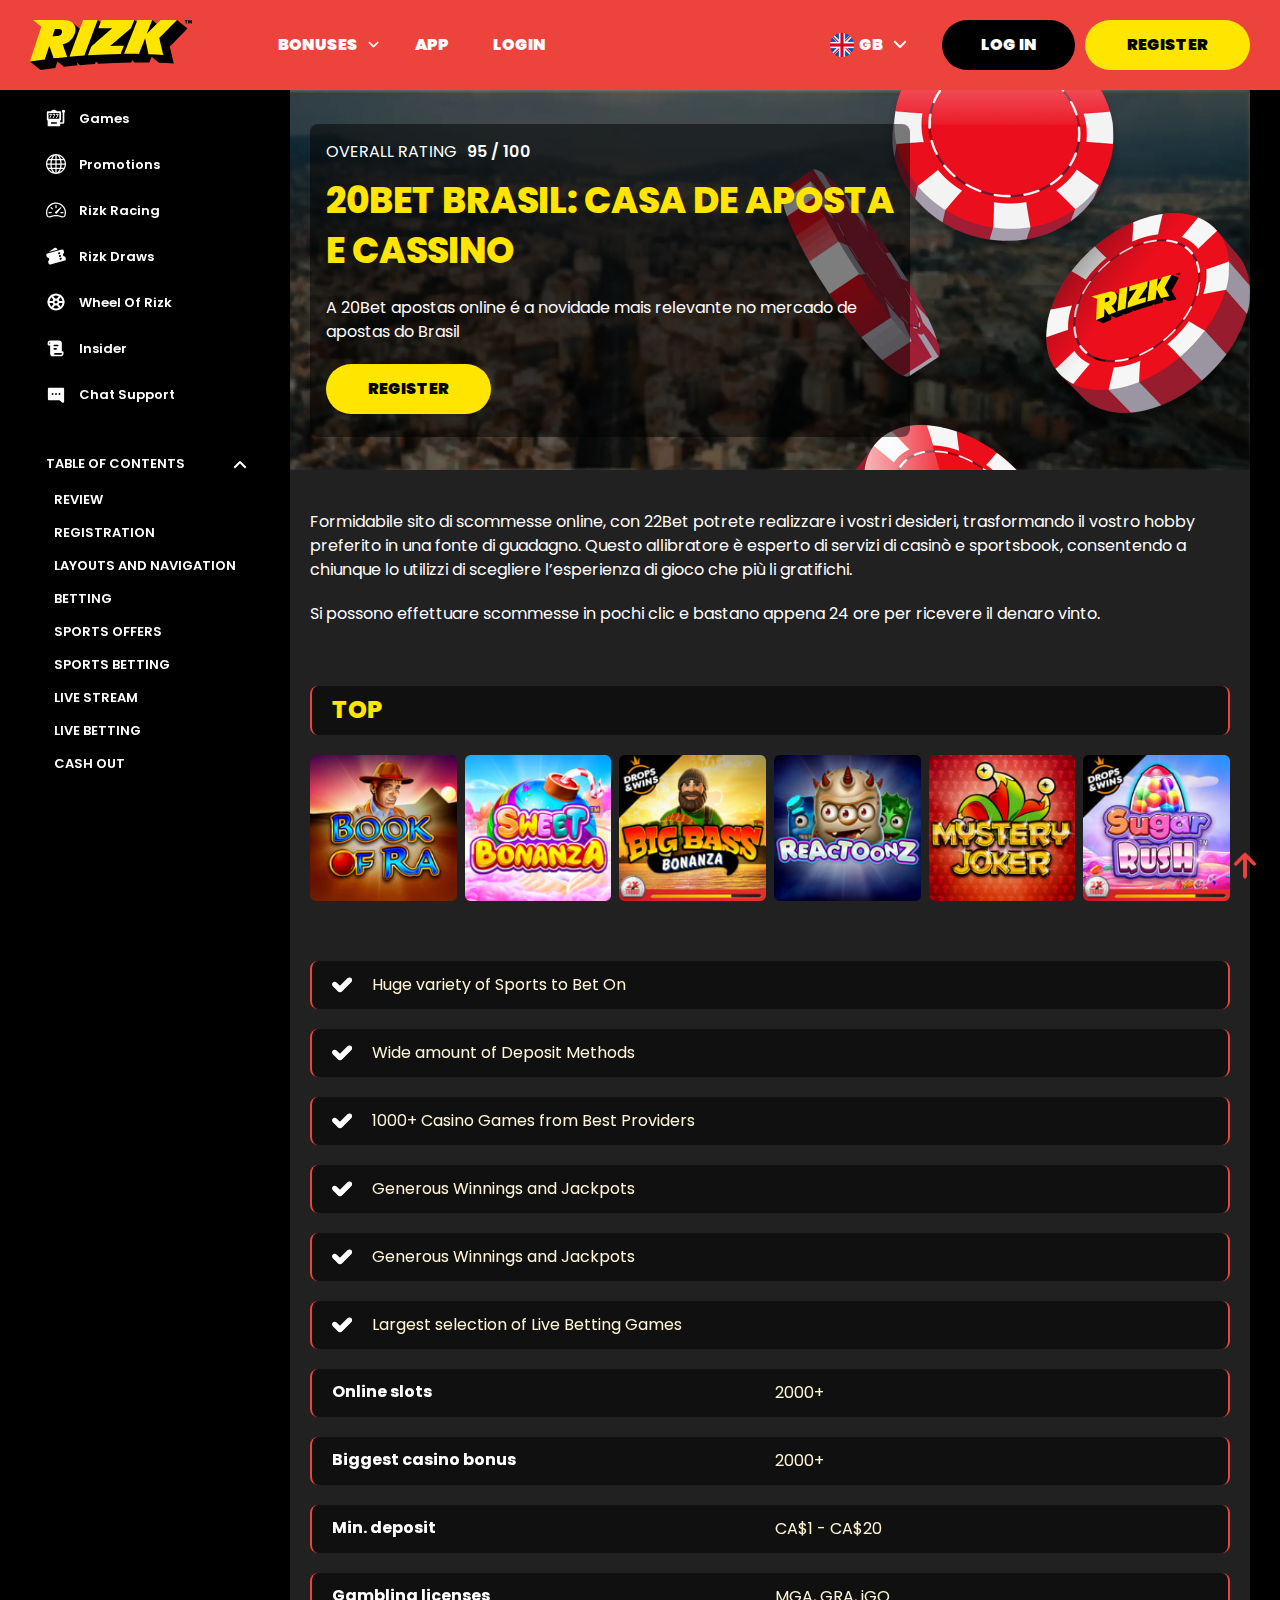
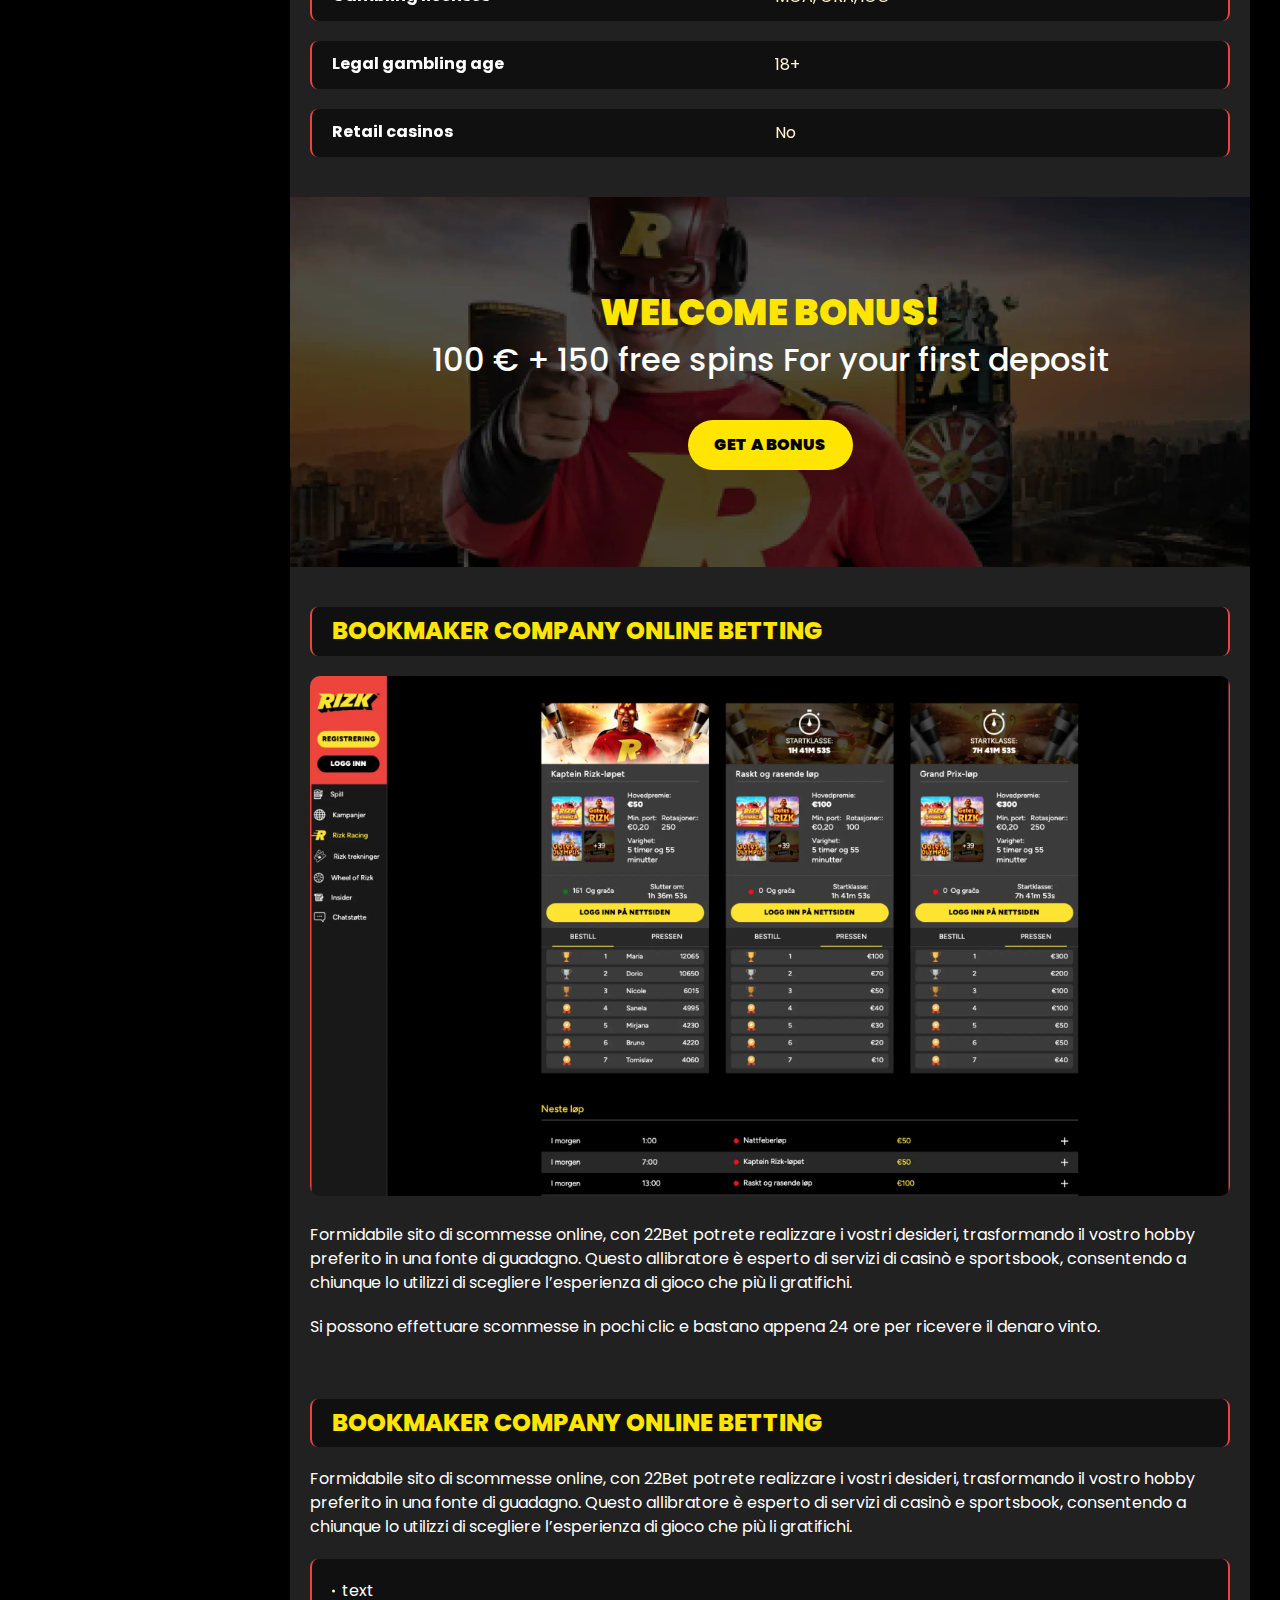
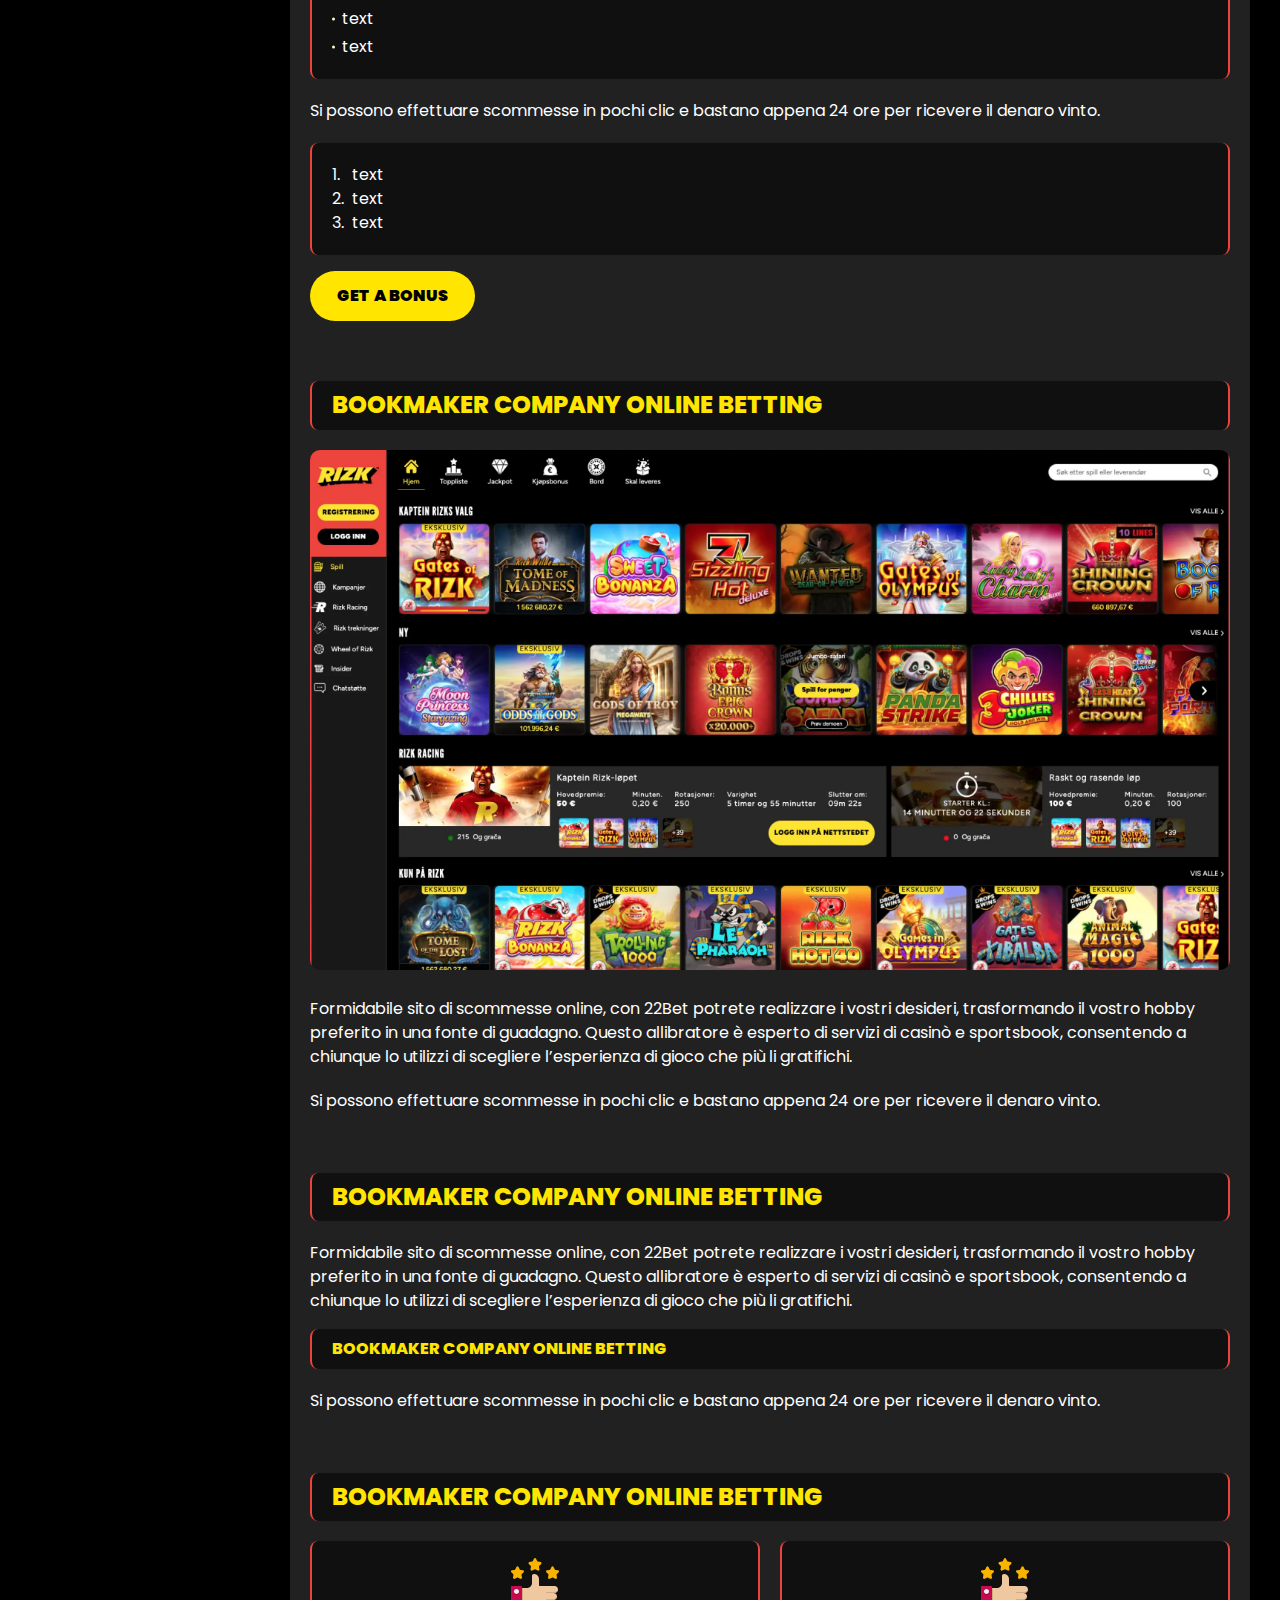
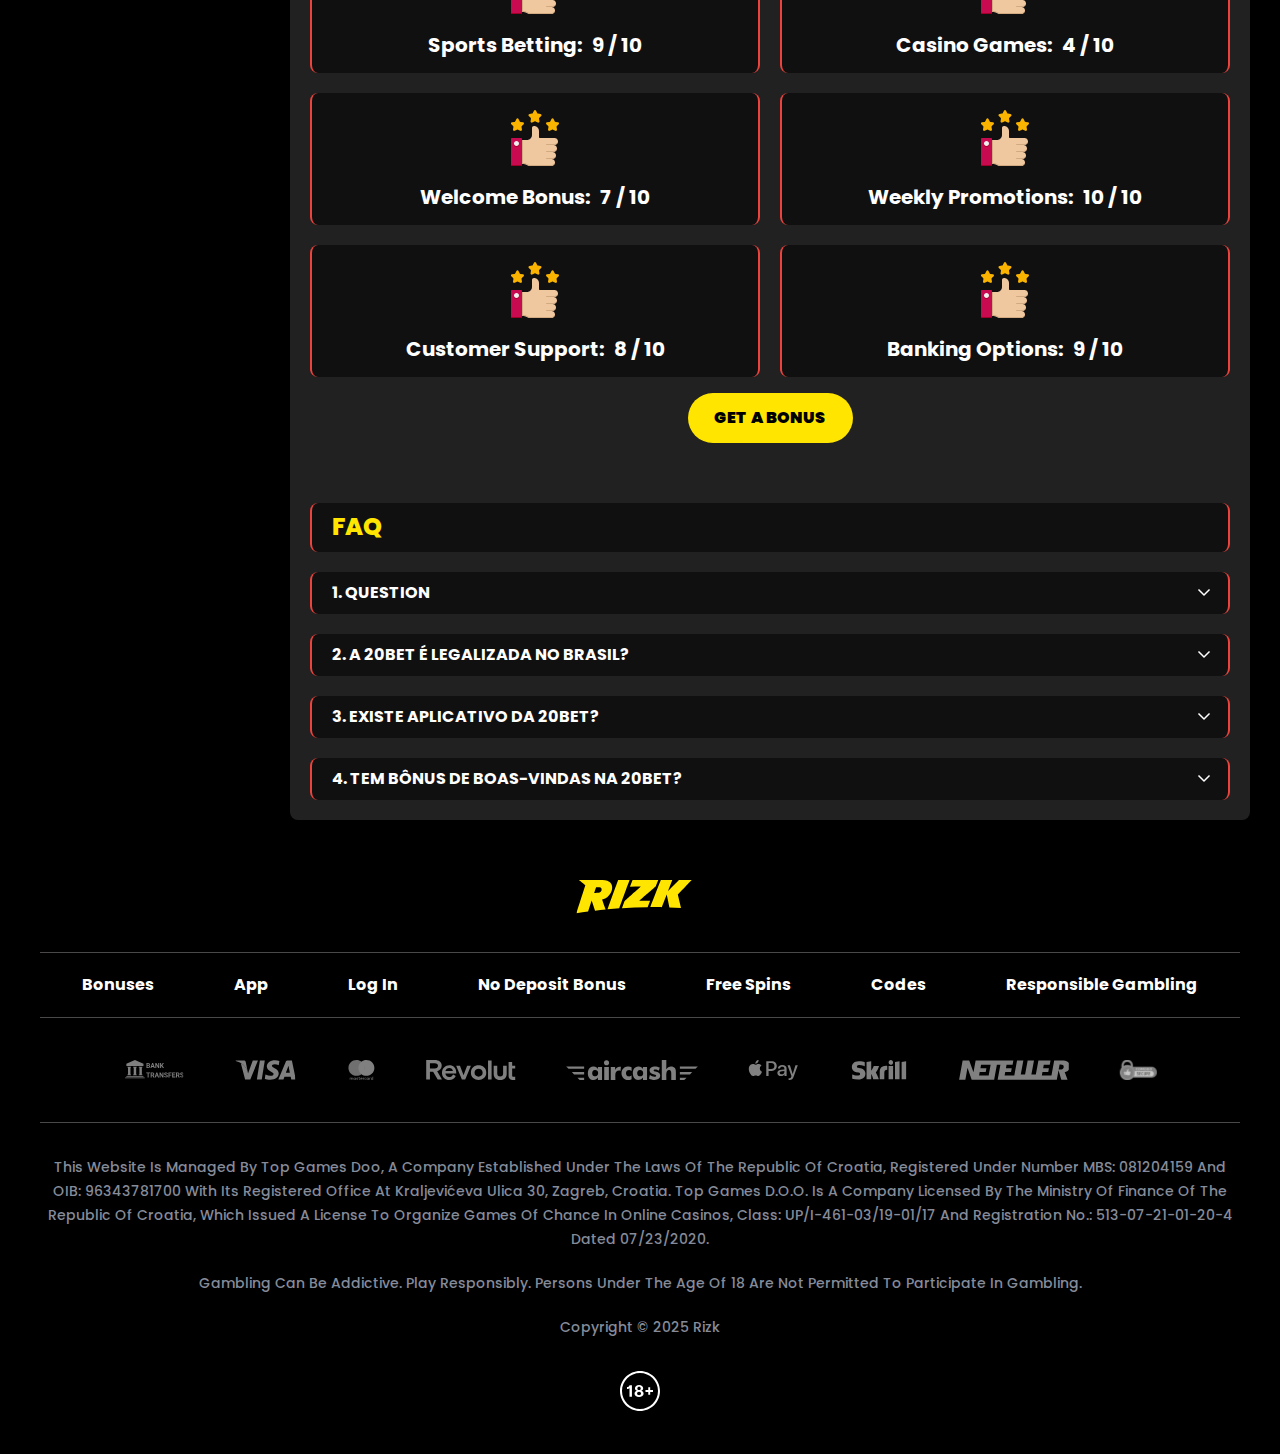
<file: index.html>
<!DOCTYPE html>
<html lang="en">
  <head>
    <meta charset="UTF-8" />

    <meta name="viewport" content="width=device-width, initial-scale=1.0, maximum-scale=1.0">

    <title>20Bet Brasil: Casa de Aposta 
e Cassino</title>
    <meta name="description" content />
    <meta property="og:site_name" content />
    <meta property="og:title" content />
    <meta property="og:type" content="website" />
    <meta property="og:url" content />
    <meta property="og:image" content />
    <meta property="og:image:alt" content />
    <meta property="og:locale" content="en" />
    <meta property="og:description" content />
    <link rel="preconnect" href="https://fonts.googleapis.com" />
    <link rel="preconnect" href="https://fonts.gstatic.com" crossorigin />
   <link href="https://fonts.googleapis.com/css2?family=Poppins:wght@300;400;500;600;700;800;900&display=swap" rel="stylesheet">

    <link rel="stylesheet" href="./css/reset.css" />
    <link rel="stylesheet" href="./css/main.css" />
    <link rel="stylesheet" href="./css/media.css" />
    <link rel="icon" href="./images/favicon.png" type="image/x-icon" />
    <script
      src="https://code.jquery.com/jquery-3.6.1.min.js"
      integrity="sha256-o88AwQnZB+VDvE9tvIXrMQaPlFFSUTR+nldQm1LuPXQ="
      crossorigin="anonymous"
    ></script>
  </head>
  <body>
    <header class="header">
      <section class="content header__content">
        <a href="./index.html" class="logo header__logo"
          ><img src="./images/header/logo.svg" alt="logo" title
        /></a>
        <button class="header__btn-menu">
          <svg
            width="16px"
            height="16px"
            viewBox="0 0 16 16"
            xmlns="http://www.w3.org/2000/svg"
          >
            <rect y="0" width="16" height="3" rx="1.5"></rect>
            <rect y="6.5" width="16" height="3" rx="1.5"></rect>
            <rect y="13" width="16" height="3" rx="1.5"></rect>
          </svg>
        </button>

        <nav class="menu header__menu">
          <ul class="header__menu-list">
            <li class="">
              <div class="header__menu-wrapper">
                <div class="js-button-expander js-button-expander--menu" >
                <a href="./bonus.html" >
                <span>Bonuses</span>
              </a>
              </div>
              <div class="header__menu-wrap js-expand-content js-expand-content--menu">
                <ul >
                  <li>
                    <a href="./deposit.html">
                    <span>No Deposit Bonus</span>
                  </a></li>
                  <li><a href="./spins.html">
                    <span>free spins</span>
                  </a>
                </li>
                  <li><a href="./codes.html">
                    <span>Codes</span>
                  </a>
                </li>
                </ul>
              </div>
              </div>
               <a href="./bonus.html" class="header__menu-item">
                <span>Bonuses</span>
              </a>
            </li>
            <li>
              <a href="./app.html">
                <span>App</span>
              </a>
            </li>
             <li>
              <a href="./login.html">
                <span>Login</span>
              </a>
            </li>
            
            </li>
             <li>
                    <a href="./deposit.html">
                    <span>No Deposit Bonus</span>
                  </a></li>
                   <li><a href="./spins.html">
                    <span>free spins</span>
                  </a>
                </li>
                  <li><a href="./codes.html">
                    <span>Codes</span>
                  </a>
                </li>
          </ul>
          <div class="header__button header__button-menu">
            <a href="#" class="button button__login-menu">log in</a>
            <a href="#" class="button button__menu">register</a>
          </div>
        </nav>

          <div class="header__language">
                <div class="header__flag-wrap">
                  <a class="header__country" href="#">
                    <span><img src="./images/flag.png" alt=" Flag" title /></span>
                    <span>gb</span>
                  </a>
                </div>
                <div class="header__flag-menu">
                  <ul>
                    <li>
                     
                    </li>
                    <li>
                      <a href="#" class="header__flag-link">
                        <span>
                          <img src="./images/flag-no.png" alt="flag" title />
                        </span>
                        <span>no</span>
                      </a>
                    </li>
                    <li>
                      <a href="#" class="header__flag-link">
                        <span>
                          <img src="./images/flag-de.png" alt="flag" title />
                        </span>
                        <span>de</span>
                      </a>
                    </li>
                    
                    <li>
                      <a href="#" class="header__flag-link">
                        <span>
                          <img src="./images/flag-fi.png" alt="flag" title />
                        </span>
                        <span>fi</span>
                      </a>
                    </li>
                  </ul>
                </div>
              </div>  
        <a href="#" class="button button__login">log in</a>
        <a href="#" class="button button__singup">register</a>
        
      </section>
    </header>
    <main class="main home">
      <section class="main__wrap">
        <aside class="sidebar sidebar-left">
          <div class="sidebar-left__quik">
           
            <ul class="menu__links">
              <li>
                <a href="#"
                  ><img
                    src="./images/left-menu/games.svg"
                    alt="games"
                    title
                  />games</a
                >
              </li>
              <li>
                <a href="#"
                  ><img
                    src="./images/left-menu/promotions.svg"
                    alt="promotions"
                    title
                  />promotions</a
                >
              </li>
              <li>
                <a href="#"
                  ><img
                    src="./images/left-menu/racing.svg"
                    alt="rizk Racing"
                    title
                  />rizk Racing</a
                >
              </li>
              <li>
                <a href="#"
                  ><img
                    src="./images/left-menu/draws.svg"
                    alt="Live casino"
                    title
                  />rizk Draws</a
                >
              </li>
              <li>
                <a href="#"
                  ><img
                    src="./images/left-menu/wheel.svg"
                    alt="wheel of rizk"
                    title
                  />wheel of rizk</a
                >
              </li>
              <li>
                <a href="#"
                  ><img
                    src="./images/left-menu/insider.svg"
                    alt="insider"
                    title
                  />insider</a
                >
              </li>
              <li>
                <a href="#"
                  ><img
                    src="./images/left-menu/support.svg"
                    alt="chat support"
                    title
                  />chat support</a
                >
              </li>
             
            </ul>
          </div>

          <div class="sidebar-left__review">
            <div class="menu__review-desk">Table of Contents</div>
            <ul class="menu__review">
              <li><a href="#">Review </a></li>
              <li><a href="#">Registration</a></li>
              <li><a href="#">Layouts and navigation</a></li>
              <li><a href="#"> Betting </a></li>
               <li><a href="#">Sports offers</a></li>
              <li><a href="#">Sports betting</a></li>
              <li><a href="#">Live stream</a></li>
              <li><a href="#">Live betting</a></li>
              <li><a href="#">Cash out</a></li>
             
            </ul>
          </div>
        </aside>
        <section class="content__wrapper">
          <section class="content hero">
            <div class="background">
              <img src="./images/bg-banner.webp" alt="hero" title />
              <div class="decor-background">
              <img src="./images/main/decor-bg-main.png" alt="hero" title />
            </div>
            </div>
            
            <div class="hero__wrapper">
              <div class="hero__data">
                <div
                  class="hero__rating"
                 
                >
                  <p>Overall Rating </p>
                
                  <span
                    
                  >
                    <span >95</span>
                    <span>/</span>
                    <span >100</span>
                    
                  </span>
                </div>
                 <h1 class="title general hero__title">
                  20Bet Brasil: Casa de Aposta 
e Cassino
                </h1>
<p class="hero__text">A 20Bet apostas online é a novidade mais relevante 
no mercado de apostas do Brasil</p>
                <a href="#" class="button hero__button">Register</a>
              </div>
            </div>
          </section>
          <section class="content menu-review__content">
            <div class="menu__review-desk menu__review-content">
             Table of Contents
            </div>
            <ul class="menu__review menu__review-list">
              <li><a href="#">Review </a></li>
              <li><a href="#">Registration</a></li>
              <li><a href="#">Layouts and navigation</a></li>
              <li><a href="#"> Betting </a></li>
               <li><a href="#">Sports offers</a></li>
              <li><a href="#">Sports betting</a></li>
              <li><a href="#">Live stream</a></li>
              <li><a href="#">Live betting</a></li>
              <li><a href="#">Cash out</a></li>
             
            </ul>
          </section>
          <section class="content article">
            <p>
              Formidabile sito di scommesse online, con 22Bet potrete realizzare
              i vostri desideri, trasformando il vostro hobby preferito in una
              fonte di guadagno. Questo allibratore è esperto di servizi di
              casinò e sportsbook, consentendo a chiunque lo utilizzi di
              scegliere l’esperienza di gioco che più li gratifichi.
            </p>
            <p>
              Si possono effettuare scommesse in pochi clic e bastano appena 24
              ore per ricevere il denaro vinto.
            </p>
          </section>
           <section class="content top">
            <h2 class="title high top_title">TOP</h2>
            <ul>
              <li><a href="#" ><img src="./images/main/top-card1.png" alt="card" title></a></li>
              <li><a href="#" ><img src="./images/main/top-card2.png" alt="card" title></a></li>
              <li><a href="#" ><img src="./images/main/top-card3.png" alt="card" title></a></li>
              <li><a href="#" ><img src="./images/main/top-card4.png" alt="card" title></a></li>
              <li><a href="#" ><img src="./images/main/top-card5.png" alt="card" title></a></li>
              <li><a href="#" ><img src="./images/main/top-card6.png" alt="card" title></a></li>
            </ul>
           </section>
          <section class="content features">
           
           <div class="features__content">
             <table class="features__table">
                  <tbody>
                    <tr>
                      <td>
                        <img
                          src="./images/main/features-icon.svg"
                          alt="icon"
                          title=""
                        />
                      </td>
                      <td>Huge variety of Sports to Bet On</td>
                    </tr>
                    <tr>
                      <td>
                        <img
                          src="./images/main/features-icon.svg"
                          alt="icon"
                          title=""
                        />
                      </td>
                      <td>Wide amount of Deposit Methods</td>
                    </tr>
                    <tr>
                      <td>
                        <img
                          src="./images/main/features-icon.svg"
                          alt="icon"
                          title=""
                        />
                      </td>
                      <td>1000+ Casino Games from Best Providers</td>
                    </tr>
                
                    <tr>
                      <td>
                        <img
                          src="./images/main/features-icon.svg"
                          alt="icon"
                          title
                        />
                      </td>
                      <td>Generous Winnings and Jackpots</td>
                    </tr>
                    <tr>
                      <td>
                        <img
                          src="./images/main/features-icon.svg"
                          alt="icon"
                          title
                        />
                      </td>
                      <td>Generous Winnings and Jackpots</td>
                    </tr>
                    <tr>
                      <td>
                        <img
                          src="./images/main/features-icon.svg"
                          alt="icon"
                          title
                        />
                      </td>
                      <td>Largest selection of Live Betting Games</td>
                    </tr>
                  </tbody>
                </table>
             <table class="">
                  <tbody>
                    <tr>
                      <td>Online slots</td>
                      <td>2000+</td>
                    </tr>
                    <tr>
                      <td>Biggest casino bonus</td>
                      <td>2000+</td>
                    </tr>
                    <tr>
                      <td>Min. deposit</td>
                      <td>CA$1 - CA$20</td>
                    </tr>
                 
                    <tr>
                      <td>Gambling licenses</td>
                      <td>MGA, GRA, iGO</td>
                    </tr>
                    <tr>
                      <td>Legal gambling age</td>
                      <td>18+</td>
                    </tr>
                    <tr>
                      <td>Retail casinos</td>
                      <td>No</td>
                    </tr>
                  </tbody>
                </table>
                
           </div>
          </section>
        
          <section class="content banner">
            <div class="background banner__backgroud">
              <img src="./images/main/banner-main.webp" alt="banner" title />
              
            </div>
            <div class="banner__info">
              <h2 class="title high banner__title">
                Welcome bonus!
              </h2>
              <p class="banner__subtitle">100 € + 150 free spins For your first deposit</p>
              <a href="#" class="button banner__button">get a bonus</a>
            </div>
          </section>
          <section class="content article">
            <h2 class="title high article__title">
              Bookmaker company Online betting
            </h2>
 <div class="images">
              <img src="./images/main/image1-main.webp" alt="banner" title />
            </div>
            <p>
              Formidabile sito di scommesse online, con 22Bet potrete realizzare
              i vostri desideri, trasformando il vostro hobby preferito in una
              fonte di guadagno. Questo allibratore è esperto di servizi di
              casinò e sportsbook, consentendo a chiunque lo utilizzi di
              scegliere l’esperienza di gioco che più li gratifichi.
            </p>
            <p>
              Si possono effettuare scommesse in pochi clic e bastano appena 24
              ore per ricevere il denaro vinto.
            </p>
           
          </section>
          <section class="content article article__list">
            <h2 class="title high article__title">
              Bookmaker company Online betting
            </h2>
            <p>
              Formidabile sito di scommesse online, con 22Bet potrete realizzare
              i vostri desideri, trasformando il vostro hobby preferito in una
              fonte di guadagno. Questo allibratore è esperto di servizi di
              casinò e sportsbook, consentendo a chiunque lo utilizzi di
              scegliere l’esperienza di gioco che più li gratifichi.
            </p>
            <ul>
              <li>text</li>
              <li>text</li>
              <li>text</li>
            </ul>
            <p>
              Si possono effettuare scommesse in pochi clic e bastano appena 24
              ore per ricevere il denaro vinto.
            </p>
             <ol>
              <li>text</li>
              <li>text</li>
              <li>text</li>
            </ol>
            <a href="#" class="button ">get a bonus</a>
          </section>
          <section class="content article">
            <h2 class="title high article__title">
              Bookmaker company Online betting
            </h2>
<div class="images">
              <img src="./images/main/image2-main.webp" alt="banner" title />
            </div>
            <p>
              Formidabile sito di scommesse online, con 22Bet potrete realizzare
              i vostri desideri, trasformando il vostro hobby preferito in una
              fonte di guadagno. Questo allibratore è esperto di servizi di
              casinò e sportsbook, consentendo a chiunque lo utilizzi di
              scegliere l’esperienza di gioco che più li gratifichi.
            </p>
            <p>
              Si possono effettuare scommesse in pochi clic e bastano appena 24
              ore per ricevere il denaro vinto.
            </p>
            
          </section>
          <section class="content article">
            <h2 class="title high article__title">
             Bookmaker company Online betting
            </h2>
            <p>
              Formidabile sito di scommesse online, con 22Bet potrete realizzare
              i vostri desideri, trasformando il vostro hobby preferito in una
              fonte di guadagno. Questo allibratore è esperto di servizi di
              casinò e sportsbook, consentendo a chiunque lo utilizzi di
              scegliere l’esperienza di gioco che più li gratifichi.
            </p>

            <h3>Bookmaker company Online betting</h3>

            <p>
              Si possono effettuare scommesse in pochi clic e bastano appena 24
              ore per ricevere il denaro vinto.
            </p>
          </section>
          <section class="content ratings">
            <h2 class="title high ratings__title">Bookmaker company Online betting</h2>
        <div class="ratings__content">
              <ul class="ratings__list">
                <li>
                   <div class="ratings__img">
                    <img src="./images/main/ratings-icon.svg" alt="ratings" title>
                                     </div>
                  <div  class="ratings__info">
                    
                    <span class="ratings__data">
                      <span>9</span>
                      <span>/</span>
                      <span>10</span>
                    </span>
                   
                    <p>Sports betting:</p>
                
                  </div>
                
                </li>
                <li>
                   <div class="ratings__img">
                    <img src="./images/main/ratings-icon.svg" alt="ratings" title>
                    
                  </div>
                  <div class="ratings__info">
                    <span class="ratings__data">
                      <span>7</span>
                      <span>/</span>
                      <span>10</span>
                    </span>
                    
                    <p>Welcome Bonus:
                    </p> 
                  </div>
                 
                </li>
                <li>
                   <div class="ratings__img">
                    <img src="./images/main/ratings-icon.svg" alt="ratings" title>
                    
                  </div>
                  <div class="ratings__info">
                    <span class="ratings__data">
                      <span>8</span>
                      <span>/</span>
                      <span>10</span>
                    </span>
                    
                    <p>Customer support:</p>
              
                  </div>
                 
              </li>
              </ul>
              <ul class="ratings__list">
              <li>
                <div class="ratings__img">
                    <img src="./images/main/ratings-icon.svg" alt="ratings" title>
                    
                  </div>
                <div class="ratings__info">
                  <span class="ratings__data">
                    <span>4</span>
                    <span>/</span>
                    <span>10</span>
                  </span>
                   
                  <p>Casino games:</p>
                
                </div>
               
              
               
              </li>
                <li>
                  <div class="ratings__img">
                    <img src="./images/main/ratings-icon.svg" alt="ratings" title>
                    
                  </div>
                  <div class="ratings__info">
                    <span class="ratings__data">
                      <span>10</span>
                      <span>/</span>
                      <span>10</span>
                    </span>
                     
                  
                    <p>Weekly Promotions:
                    </p>
              
                  </div>
                 
                </li> 
              <li>
                <div class="ratings__img">
                    <img src="./images/main/ratings-icon.svg" alt="ratings" title>
                    
                  </div>
                <div class="ratings__info">
                  <span class="ratings__data">
                    <span>9</span>
                    <span>/</span>
                    <span>10</span>
                  </span>
                   
                  <p>Banking Options:</p>
                  
                </div> 
               
              </li> 
            
              </ul>
             
            </div>
            <a href="#" class="button ratings__button">get a bonus</a>
          </section>
          <section class="content faq">
            <h2 class="title high faq__title">FAQ</h2>
            <ul
              class="faq__list"
              
            >
              <li
                class="faq__item"
                
              >
                <h3
                  class="title medium faq__subtitle js-button-expander js-button-expander--faq"
                  
                >
                1. Question
                </h3>
                <div
                  class="faq__answer js-expand-content js-expand-content--faq"
                 
                >
                  <p >
                    Sim, a casa de apostas tem licença emitida por Curaçao, que é reconhecida no Brasil e a permite atuar por aqui.
                  </p>
                </div>
              </li>
              <li
                class="faq__item"
               
              >
                <h3
                  class="title medium faq__subtitle js-button-expander js-button-expander--faq"
                 
                >
                2. A 20Bet é legalizada no Brasil?
                </h3>
                <div
                  class="faq__answer js-expand-content js-expand-content--faq"
                 
                >
                  <p >
                    Sim, a casa de apostas tem licença emitida por Curaçao, que é reconhecida no Brasil e a permite atuar por aqui.
                  </p>
                </div>
              </li>
               <li
                class="faq__item"
                
              >
                <h3
                  class="title medium faq__subtitle js-button-expander js-button-expander--faq"
                  
                >
              3. Existe aplicativo da 20Bet?
                </h3>
                <div
                  class="faq__answer js-expand-content js-expand-content--faq"
                 
                >
                  <p >
                    Sim, disponível para sistemas operacionais iOS e Android.
                  </p>
                </div>
              </li>
              <li
                class="faq__item"
               
              >
                <h3
                  class="title medium faq__subtitle js-button-expander js-button-expander--faq"
                 
                >
              4. Tem bônus de boas-vindas na 20Bet?
                </h3>
                <div
                  class="faq__answer js-expand-content js-expand-content--faq"
                 
                >
                  <p >
                  O pacote especial para novos usuários da 20Bet paga 100% sobre o primeiro depósito, com limite de 600 BRL.
                  </p>
                </div>
              </li>
             
            </ul>
          </section>
        </section>
     
        <div class="" onclick="scrollToTop()">
          <button class="main__arrow" id="scrollToTopBtn"></button>
        </div>
      </section>
    </main>
    <footer class="footer">
   
      <section class="content footer__content">
        <a href="#" class="logo footer__logo"
          ><img src="./images/footer/logo-footer.svg" alt="logo" title
        /></a>
        <ul class=" footer__menu">
          <li><a href="./bonus.html">Bonuses</a></li>
          <li><a href="./app.html">App</a></li>
          <li><a href="./login.html">log in</a></li>
          <li><a href="./deposit.html">No Deposit Bonus</a></li>
          <li><a href="./spins.html">free spins</a></li>
          <li><a href="./codes.html">codes</a></li>
          <li><a href="./responsible.html">responsible gambling</a></li>
        </ul>
        

        <ul class="footer__cards-list">
          <li>
            <a href="#"
              ><img src="./images/footer/transfer.svg" alt="transfer" title
            /></a>
          </li>
          <li>
            <a href="#"
              ><img src="./images/footer/visa.svg" alt="cardvisa" title
            /></a>
          </li>
          <li>
            <a href="#"
              ><img src="./images/footer/mastercard.svg" alt="mastercard" title
            /></a>
          </li>
           <li>
            <a href="#"
              ><img src="./images/footer/revolut.svg" alt="revolut" title
            /></a>
          </li>
          <li>
            <a href="#"
              ><img src="./images/footer/aircash.svg" alt="aircash" title
            /></a>
          </li>
          <li>
            <a href="#"
              ><img src="./images/footer/pay.svg" alt="pay" title
            /></a>
          </li>
           <li>
            <a href="#"
              ><img src="./images/footer/skrill.svg" alt="skrill" title
            /></a>
          </li>
          <li>
            <a href="#"
              ><img src="./images/footer/neteller.svg" alt="neteller" title
            /></a>
          </li>
          <li>
            <a href="#"
              ><img src="./images/footer/symbols.svg" alt="symbols" title
            /></a>
          </li>
          
        </ul>

        <div class="footer__wrapp">
          <div class="footer__text">
            <p>This website is managed by Top Games doo, a company established under the laws of the Republic of Croatia, registered under number MBS: 081204159 and OIB: 96343781700 with its registered office at Kraljevićeva ulica 30, Zagreb, Croatia. Top Games d.o.o. is a company licensed by the Ministry of Finance of the Republic of Croatia, which issued a license to organize games of chance in online casinos, Class: UP/I-461-03/19-01/17 and Registration No.: 513-07-21-01-20-4 dated 07/23/2020.</p>
            <p>
             Gambling can be addictive. Play responsibly. Persons under the age of 18 are not permitted to participate in gambling.
            </p>
            <p>Copyright &copy; 2025 Rizk </p>
            
          </div>
          <div class="footer__age">
            <img src="./images/footer/age.svg" alt="age" title />
          </div>
        </div>
      
      </section>
    </footer>
    <script src="./js/arrowUp.js" defer></script>
    <script src="./js/sidebar.js" defer></script>
    <script src="./js/expander.js" defer></script>
    <script src="./js/mobile-menu.js" defer></script>

    <script src="./js/flag.js" defer></script>
      
  </body>
</html>
</file>
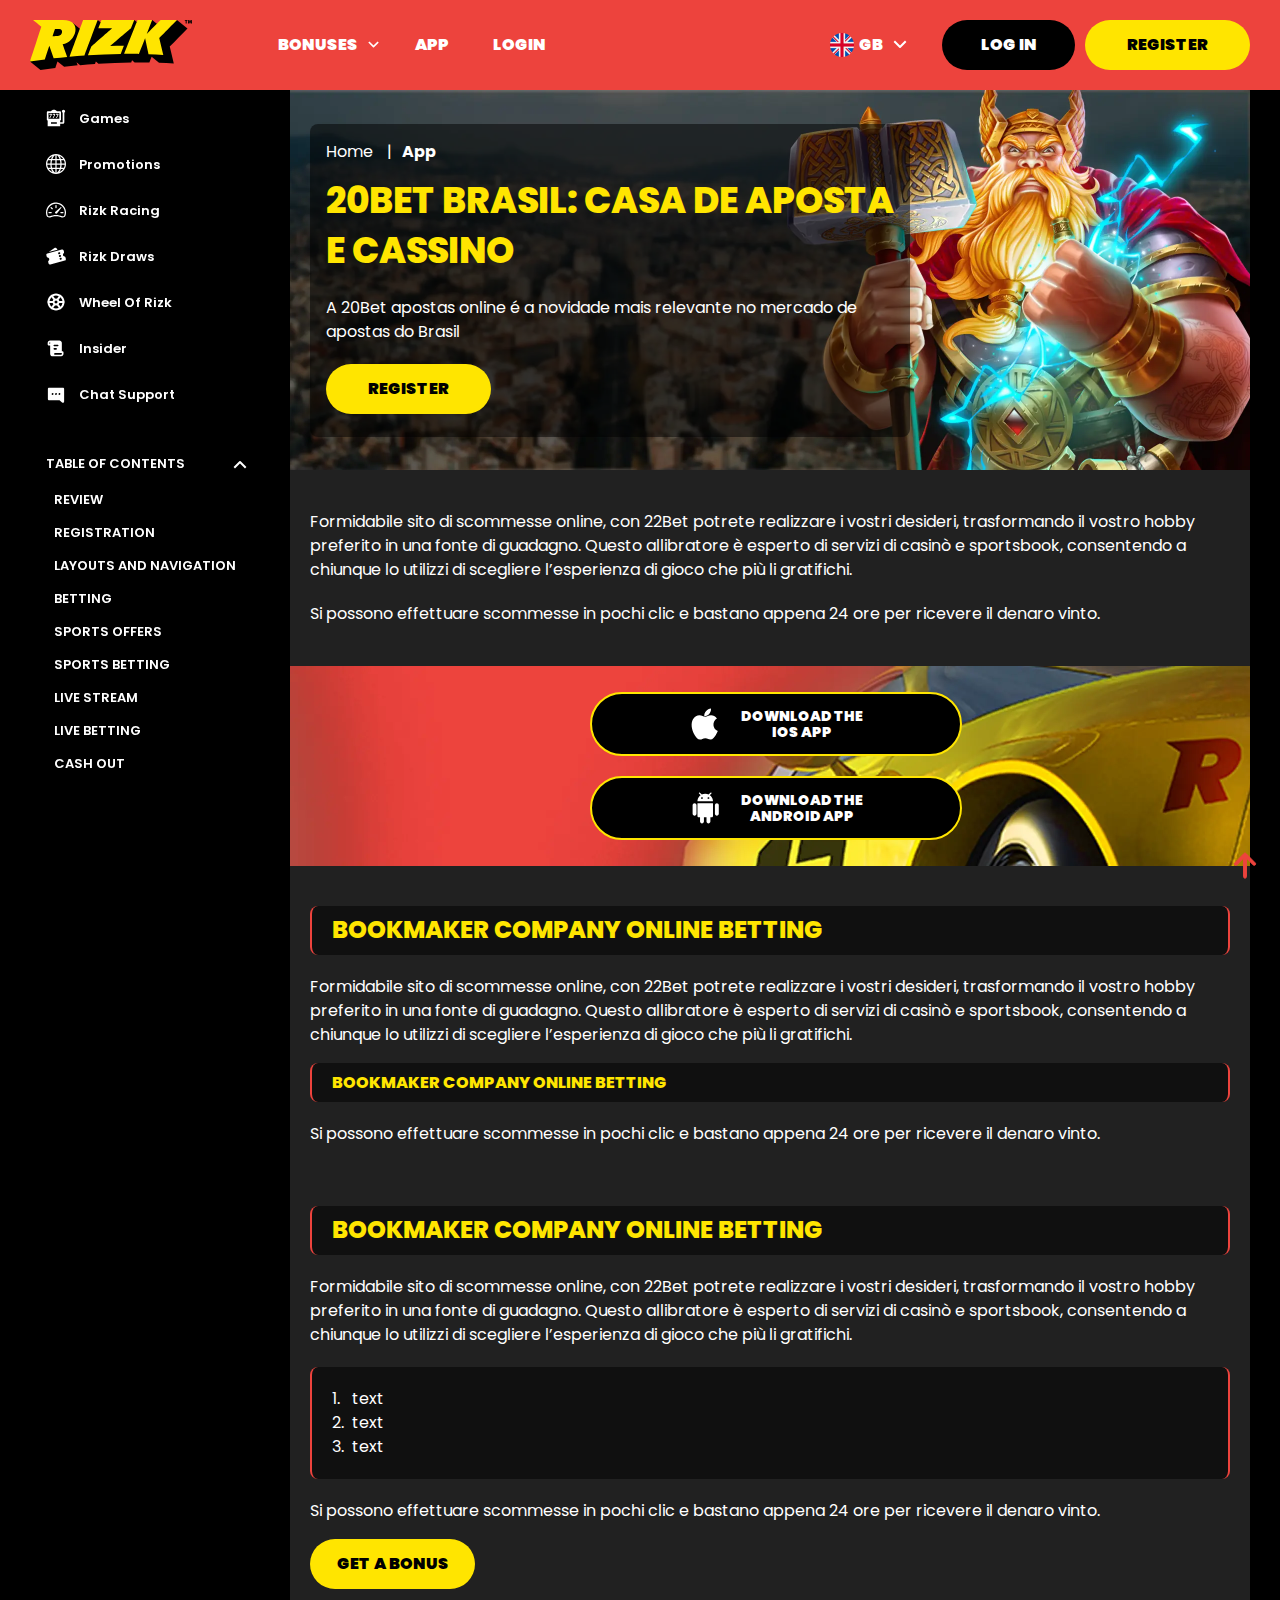
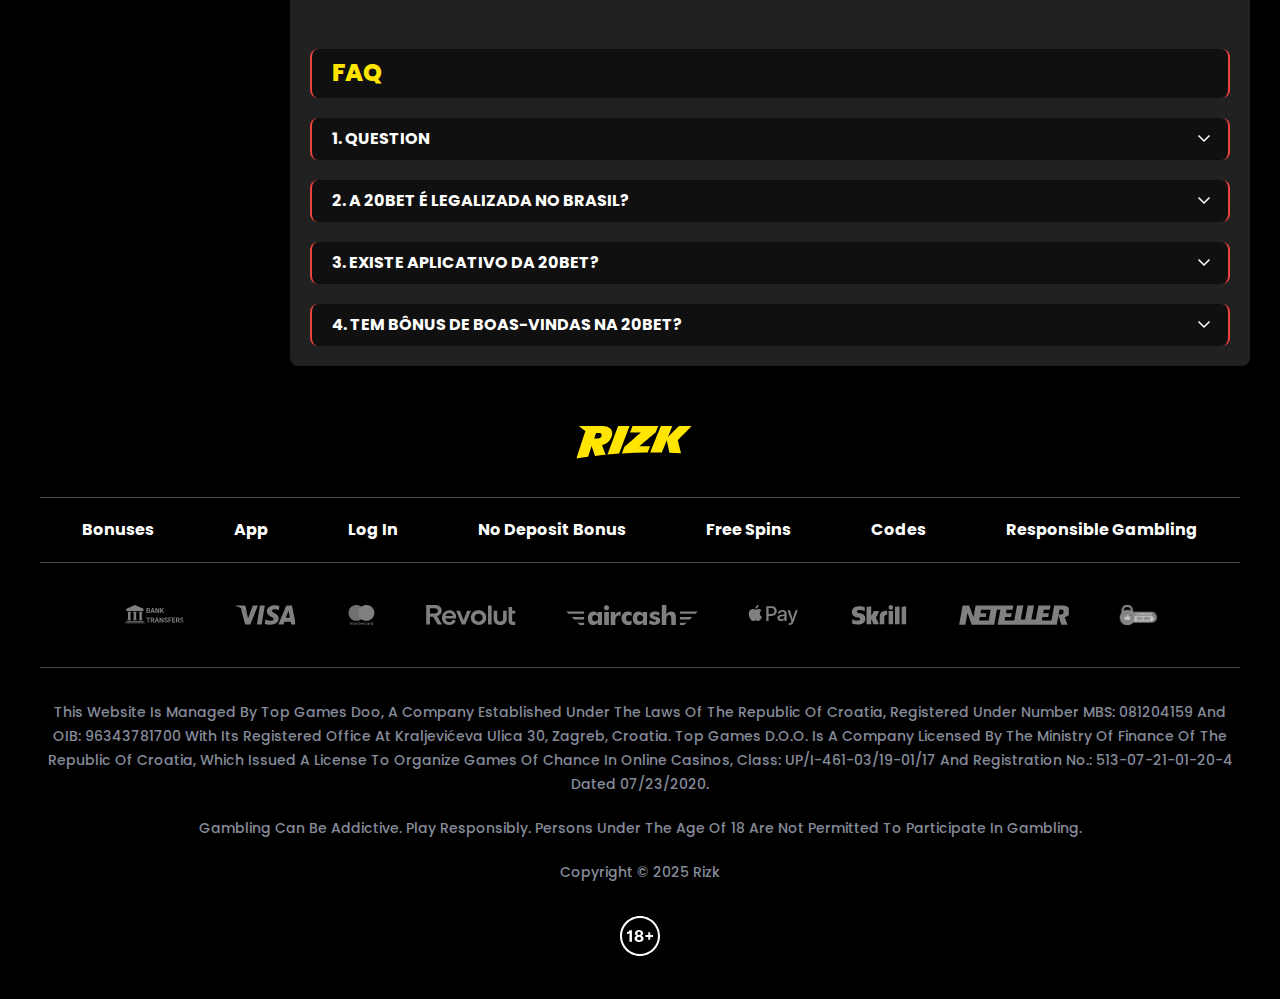
<file: app.html>
<!DOCTYPE html>
<html lang="bg">
  <head>
    <meta charset="UTF-8" />

    <meta name="viewport" content="width=device-width, initial-scale=1.0, maximum-scale=1.0">

    <title>20Bet Brasil: Casa de Aposta 
e Cassino</title>
    <meta name="description" content />
    <meta property="og:site_name" content />
    <meta property="og:title" content />
    <meta property="og:type" content="website" />
    <meta property="og:url" content />
    <meta property="og:image" content />
    <meta property="og:image:alt" content />
    <meta property="og:locale" content="bg" />
    <meta property="og:description" content />
    <link rel="preconnect" href="https://fonts.googleapis.com" />
    <link rel="preconnect" href="https://fonts.gstatic.com" crossorigin />
   <link href="https://fonts.googleapis.com/css2?family=Poppins:wght@300;400;500;600;700;800;900&display=swap" rel="stylesheet">

    <link rel="stylesheet" href="./css/reset.css" />
    <link rel="stylesheet" href="./css/main.css" />
    <link rel="stylesheet" href="./css/media.css" />
    <link rel="icon" href="./images/favicon.png" type="image/x-icon" />
    <script
      src="https://code.jquery.com/jquery-3.6.1.min.js"
      integrity="sha256-o88AwQnZB+VDvE9tvIXrMQaPlFFSUTR+nldQm1LuPXQ="
      crossorigin="anonymous"
    ></script>
  </head>
  <body>
    <header class="header">
      <section class="content header__content">
        <a href="./index.html" class="logo header__logo"
          ><img src="./images/header/logo.svg" alt="logo" title
        /></a>
        <button class="header__btn-menu">
          <svg
            width="16px"
            height="16px"
            viewBox="0 0 16 16"
            xmlns="http://www.w3.org/2000/svg"
          >
            <rect y="0" width="16" height="3" rx="1.5"></rect>
            <rect y="6.5" width="16" height="3" rx="1.5"></rect>
            <rect y="13" width="16" height="3" rx="1.5"></rect>
          </svg>
        </button>

        <nav class="menu header__menu">
      <ul class="header__menu-list">
            <li class="">
              <div class="header__menu-wrapper">
                <div class="js-button-expander js-button-expander--menu" >
                <a href="./bonus.html" >
                <span>Bonuses</span>
              </a>
              </div>
              <div class="header__menu-wrap js-expand-content js-expand-content--menu">
                <ul >
                  <li>
                    <a href="./deposit.html">
                    <span>No Deposit Bonus</span>
                  </a></li>
                  <li><a href="./spins.html">
                    <span>free spins</span>
                  </a>
                </li>
                  <li><a href="./codes.html">
                    <span>Codes</span>
                  </a>
                </li>
                </ul>
              </div>
              </div>
               <a href="./bonus.html" class="header__menu-item">
                <span>Bonuses</span>
              </a>
            </li>
            <li>
              <a href="./app.html">
                <span>App</span>
              </a>
            </li>
             <li>
              <a href="./login.html">
                <span>Login</span>
              </a>
            </li>
            
            </li>
             <li>
                    <a href="./deposit.html">
                    <span>No Deposit Bonus</span>
                  </a></li>
                   <li><a href="./spins.html">
                    <span>free spins</span>
                  </a>
                </li>
                  <li><a href="./codes.html">
                    <span>Codes</span>
                  </a>
                </li>
          </ul>
          <div class="header__button header__button-menu">
            <a href="#" class="button button__login-menu">log in</a>
            <a href="#" class="button button__menu">register</a>
          </div>
        </nav>
 <div class="header__language">
                <div class="header__flag-wrap">
                  <a class="header__country" href="#">
                    <span><img src="./images/flag.png" alt=" Flag" title /></span>
                    <span>gb</span>
                  </a>
                </div>
                <div class="header__flag-menu">
                  <ul>
                    <li>
                     
                    </li>
                    <li>
                      <a href="#" class="header__flag-link">
                        <span>
                          <img src="./images/flag-no.png" alt="flag" title />
                        </span>
                        <span>no</span>
                      </a>
                    </li>
                    <li>
                      <a href="#" class="header__flag-link">
                        <span>
                          <img src="./images/flag-de.png" alt="flag" title />
                        </span>
                        <span>de</span>
                      </a>
                    </li>
                    
                    <li>
                      <a href="#" class="header__flag-link">
                        <span>
                          <img src="./images/flag-fi.png" alt="flag" title />
                        </span>
                        <span>fi</span>
                      </a>
                    </li>
                  </ul>
                </div>
              </div> 
        <a href="#" class="button button__login">log in</a>
        <a href="#" class="button button__singup">register</a>
       
      </section>
    </header>
    <main class="main home ">
    
      <section class="main__wrap">
       <aside class="sidebar sidebar-left">
          <div class="sidebar-left__quik">
           
            <ul class="menu__links">
              <li>
                <a href="#"
                  ><img
                    src="./images/left-menu/games.svg"
                    alt="games"
                    title
                  />games</a
                >
              </li>
              <li>
                <a href="#"
                  ><img
                    src="./images/left-menu/promotions.svg"
                    alt="promotions"
                    title
                  />promotions</a
                >
              </li>
              <li>
                <a href="#"
                  ><img
                    src="./images/left-menu/racing.svg"
                    alt="rizk Racing"
                    title
                  />rizk Racing</a
                >
              </li>
              <li>
                <a href="#"
                  ><img
                    src="./images/left-menu/draws.svg"
                    alt="Live casino"
                    title
                  />rizk Draws</a
                >
              </li>
              <li>
                <a href="#"
                  ><img
                    src="./images/left-menu/wheel.svg"
                    alt="wheel of rizk"
                    title
                  />wheel of rizk</a
                >
              </li>
              <li>
                <a href="#"
                  ><img
                    src="./images/left-menu/insider.svg"
                    alt="insider"
                    title
                  />insider</a
                >
              </li>
              <li>
                <a href="#"
                  ><img
                    src="./images/left-menu/support.svg"
                    alt="chat support"
                    title
                  />chat support</a
                >
              </li>
             
            </ul>
          </div>

          <div class="sidebar-left__review">
            <div class="menu__review-desk">Table of Contents</div>
            <ul class="menu__review">
              <li><a href="#">Review </a></li>
              <li><a href="#">Registration</a></li>
              <li><a href="#">Layouts and navigation</a></li>
              <li><a href="#"> Betting </a></li>
               <li><a href="#">Sports offers</a></li>
              <li><a href="#">Sports betting</a></li>
              <li><a href="#">Live stream</a></li>
              <li><a href="#">Live betting</a></li>
              <li><a href="#">Cash out</a></li>
             
            </ul>
          </div>
        </aside>
        <section class="content__wrapper ">
            <section class="content hero ">
        <div class="background background-page">
          <img src="./images/app/bg-app.webp" alt="hero" title />
           
        </div>
        <div class="hero__wrapper hero__wrapper-page">
          <div class="hero__data hero__data-page">
            <ul
              class="breadcrumbs"
              
            >
              <li
               
              >
                <a href="#">
                  <span >Home</span></a
                >
                
              </li>
              <li
                
              >
                <a href="#" >
                  <span >App</span></a
                >
               
              </li>
            </ul>
              <h1 class="title general hero__title">
                 20Bet Brasil: Casa de Aposta 
e Cassino
                </h1>
                <p class="hero__text">A 20Bet apostas online é a novidade mais relevante 
no mercado de apostas do Brasil</p>
            <a href="#" class="button hero__button">Register</a>
          </div>
        </div>
      </section>
          <section class="content menu-review__content">
            <div class="menu__review-desk menu__review-content">
             Table of Contents
            </div>
            <ul class="menu__review menu__review-list">
               <li><a href="#">Review </a></li>
              <li><a href="#">Registration</a></li>
              <li><a href="#">Layouts and navigation</a></li>
              <li><a href="#"> Betting </a></li>
               <li><a href="#">Sports offers</a></li>
              <li><a href="#">Sports betting</a></li>
              <li><a href="#">Live stream</a></li>
              <li><a href="#">Live betting</a></li>
              <li><a href="#">Cash out</a></li>
             
            </ul>
          </section>
          <section class="content article">
            <p>
              Formidabile sito di scommesse online, con
              22Bet potrete realizzare i
              vostri desideri, trasformando il vostro hobby preferito in una
              fonte di guadagno. Questo allibratore è esperto di servizi di
              casinò e sportsbook, consentendo a chiunque lo utilizzi di
              scegliere l’esperienza di gioco che più li gratifichi.
            </p>
            <p>
              Si possono effettuare scommesse in pochi clic e bastano appena 24
              ore per ricevere il denaro vinto.
            </p>
          </section>
          <section class="content banner__app">
            <div class="background banner__background-app">
              <img src="./images/app/banner-app.webp" alt="banner" title />
             
            </div>
            <div class="banner-content banner__content-app">
              <div class="button__wrap-app">
                <a href="#" class="banner__btn banner__btn-app">
                  <img src="./images/app/apple-app.svg" alt="" title>
                 <div>
                  Download the <span>IOS app</span>
                 </div>
                </a>
                <a href="#" class="banner__btn banner__btn-android">
                   <img src="./images/app/android-app.svg" alt="" title>
                 <div>Download the <span>android app</span></div></a
                >
              
              </div>
            </div>
          </section>
 <section class="content article">
            <h2 class="title high article__title">
             Bookmaker company Online betting
            </h2>
            <p>
              Formidabile sito di scommesse online, con
              22Bet potrete realizzare i
              vostri desideri, trasformando il vostro hobby preferito in una
              fonte di guadagno. Questo allibratore è esperto di servizi di
              casinò e sportsbook, consentendo a chiunque lo utilizzi di
              scegliere l’esperienza di gioco che più li gratifichi.
            </p>
          <h3>  Bookmaker company Online betting</h3>

            <p>
              Si possono effettuare scommesse in pochi clic e bastano appena 24
              ore per ricevere il denaro vinto.
            </p>
           
          </section>

          <section class="content article article__list">
            <h2 class="title high article__title">
              Bookmaker company Online betting
            </h2>
            <p>
              Formidabile sito di scommesse online, con
              22Bet potrete realizzare i
              vostri desideri, trasformando il vostro hobby preferito in una
              fonte di guadagno. Questo allibratore è esperto di servizi di
              casinò e sportsbook, consentendo a chiunque lo utilizzi di
              scegliere l’esperienza di gioco che più li gratifichi.
            </p>
            <ol >
              <li>text</li>
              <li>text</li>
              <li>text</li>
            </ol>

            <p>
              Si possono effettuare scommesse in pochi clic e bastano appena 24
              ore per ricevere il denaro vinto.
            </p>
            <a href="#" class="button ">get a bonus</a>
          </section>

       <section class="content faq">
            <h2 class="title high faq__title">FAQ</h2>
            <ul
              class="faq__list"
              
            >
              <li
                class="faq__item"
                
              >
                <h3
                  class="title medium faq__subtitle js-button-expander js-button-expander--faq"
                  
                >
                1. Question
                </h3>
                <div
                  class="faq__answer js-expand-content js-expand-content--faq"
                 
                >
                  <p >
                    Sim, a casa de apostas tem licença emitida por Curaçao, que é reconhecida no Brasil e a permite atuar por aqui.
                  </p>
                </div>
              </li>
              <li
                class="faq__item"
               
              >
                <h3
                  class="title medium faq__subtitle js-button-expander js-button-expander--faq"
                 
                >
                2. A 20Bet é legalizada no Brasil?
                </h3>
                <div
                  class="faq__answer js-expand-content js-expand-content--faq"
                 
                >
                  <p >
                    Sim, a casa de apostas tem licença emitida por Curaçao, que é reconhecida no Brasil e a permite atuar por aqui.
                  </p>
                </div>
              </li>
               <li
                class="faq__item"
                
              >
                <h3
                  class="title medium faq__subtitle js-button-expander js-button-expander--faq"
                  
                >
              3. Existe aplicativo da 20Bet?
                </h3>
                <div
                  class="faq__answer js-expand-content js-expand-content--faq"
                 
                >
                  <p >
                    Sim, disponível para sistemas operacionais iOS e Android.
                  </p>
                </div>
              </li>
              <li
                class="faq__item"
               
              >
                <h3
                  class="title medium faq__subtitle js-button-expander js-button-expander--faq"
                 
                >
              4. Tem bônus de boas-vindas na 20Bet?
                </h3>
                <div
                  class="faq__answer js-expand-content js-expand-content--faq"
                 
                >
                  <p >
                  O pacote especial para novos usuários da 20Bet paga 100% sobre o primeiro depósito, com limite de 600 BRL.
                  </p>
                </div>
              </li>
             
            </ul>
          </section>
        </section>
         <div class="" onclick="scrollToTop()">
          <button class="main__arrow" id="scrollToTopBtn"></button>
        </div>
      </section>
    </main>
   <footer class="footer">
      <section class="content footer__content">
        <a href="#" class="logo footer__logo"
          ><img src="./images/footer/logo-footer.svg" alt="logo" title
        /></a>
        <ul class=" footer__menu">
          <li><a href="./bonus.html">Bonuses</a></li>
          <li><a href="./app.html">App</a></li>
          <li><a href="./login.html">log in</a></li>
          <li><a href="./deposit.html">No Deposit Bonus</a></li>
          <li><a href="./spins.html">free spins</a></li>
          <li><a href="./codes.html">codes</a></li>
          <li><a href="./responsible.html">responsible gambling</a></li>
        </ul>
        

        <ul class="footer__cards-list">
          <li>
            <a href="#"
              ><img src="./images/footer/transfer.svg" alt="transfer" title
            /></a>
          </li>
          <li>
            <a href="#"
              ><img src="./images/footer/visa.svg" alt="cardvisa" title
            /></a>
          </li>
          <li>
            <a href="#"
              ><img src="./images/footer/mastercard.svg" alt="mastercard" title
            /></a>
          </li>
           <li>
            <a href="#"
              ><img src="./images/footer/revolut.svg" alt="revolut" title
            /></a>
          </li>
          <li>
            <a href="#"
              ><img src="./images/footer/aircash.svg" alt="aircash" title
            /></a>
          </li>
          <li>
            <a href="#"
              ><img src="./images/footer/pay.svg" alt="pay" title
            /></a>
          </li>
           <li>
            <a href="#"
              ><img src="./images/footer/skrill.svg" alt="skrill" title
            /></a>
          </li>
          <li>
            <a href="#"
              ><img src="./images/footer/neteller.svg" alt="neteller" title
            /></a>
          </li>
          <li>
            <a href="#"
              ><img src="./images/footer/symbols.svg" alt="symbols" title
            /></a>
          </li>
          
        </ul>

        <div class="footer__wrapp">
          <div class="footer__text">
            <p>This website is managed by Top Games doo, a company established under the laws of the Republic of Croatia, registered under number MBS: 081204159 and OIB: 96343781700 with its registered office at Kraljevićeva ulica 30, Zagreb, Croatia. Top Games d.o.o. is a company licensed by the Ministry of Finance of the Republic of Croatia, which issued a license to organize games of chance in online casinos, Class: UP/I-461-03/19-01/17 and Registration No.: 513-07-21-01-20-4 dated 07/23/2020.</p>
            <p>
             Gambling can be addictive. Play responsibly. Persons under the age of 18 are not permitted to participate in gambling.
            </p>
            <p>Copyright &copy; 2025 Rizk </p>
            
          </div>
          <div class="footer__age">
            <img src="./images/footer/age.svg" alt="age" title />
          </div>
        </div>
      
      </section>
    </footer>

    <script src="./js/sidebar.js" defer></script>
    <script src="./js/expander.js" defer></script>
    <script src="./js/mobile-menu.js" defer></script>
    <script src="./js/arrowUp.js" defer></script>
     <script src="./js/flag.js" defer></script>
  </body>
</html>
</file>
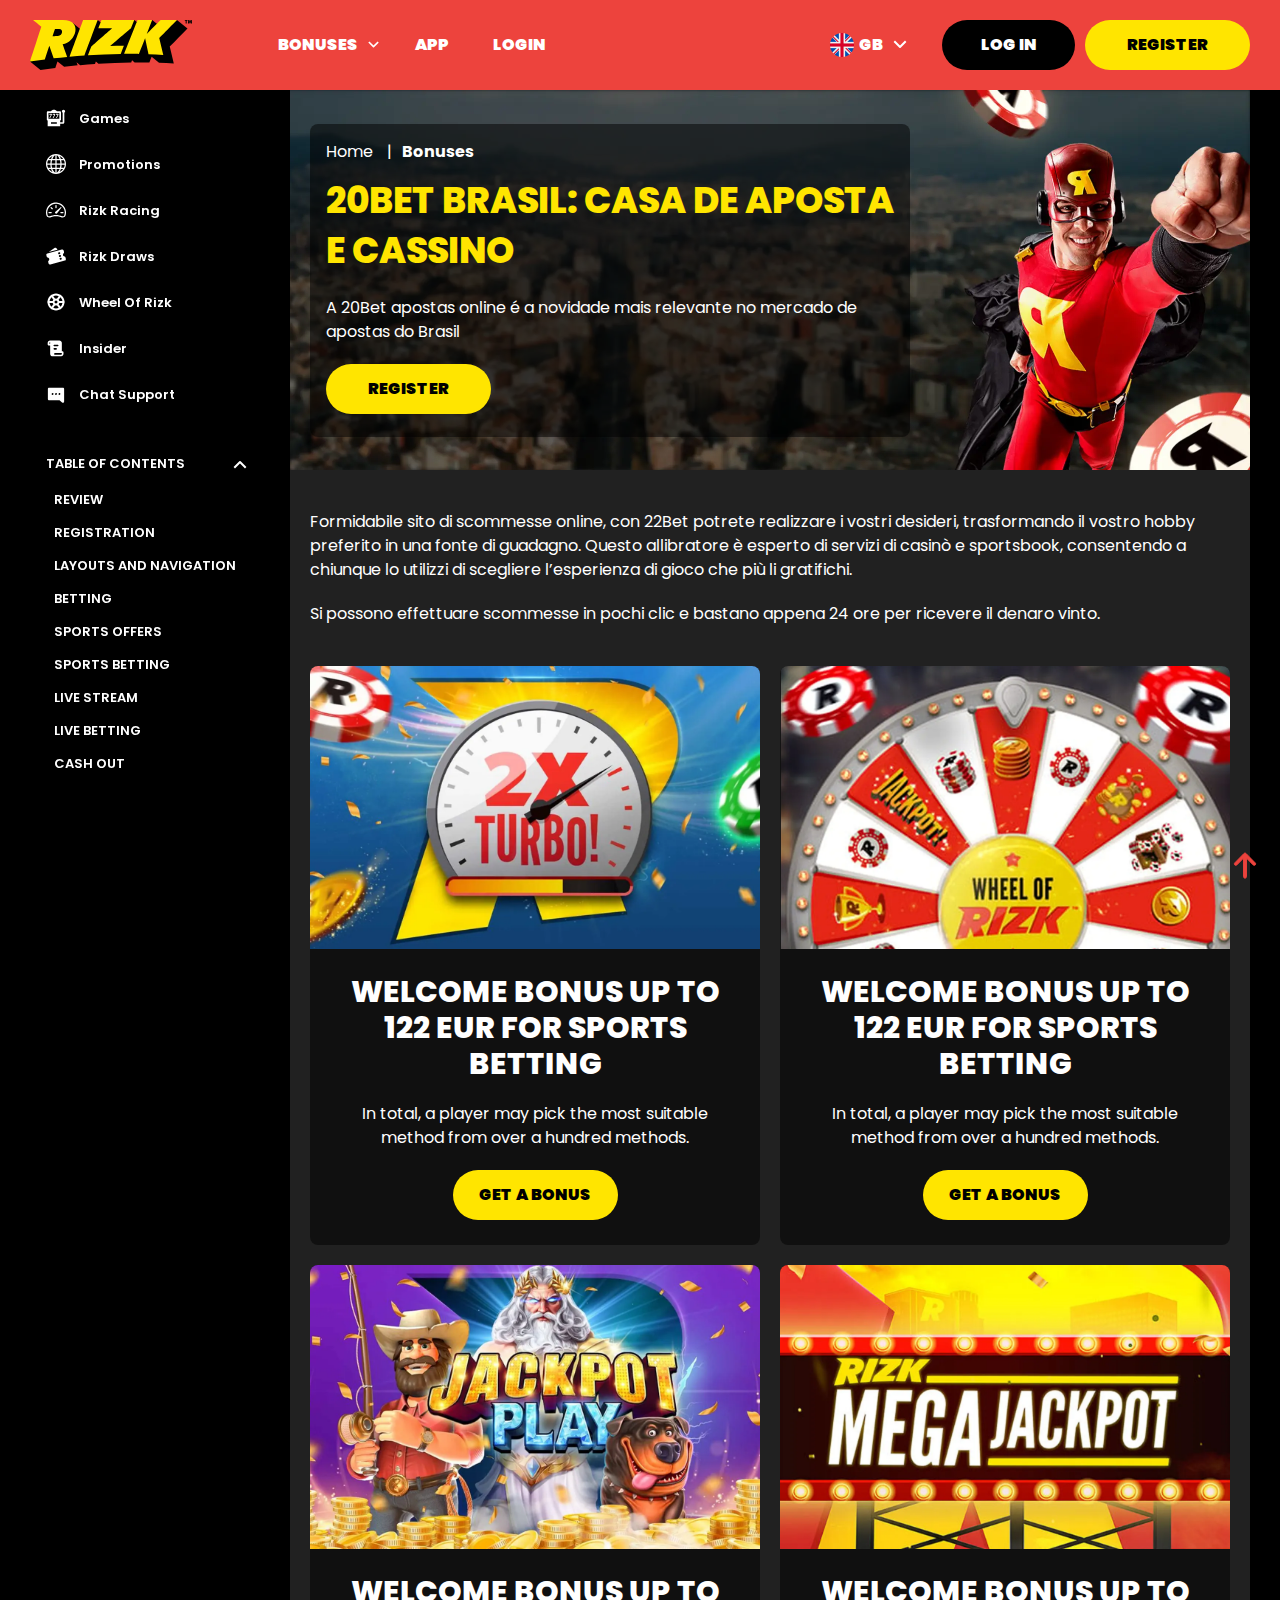
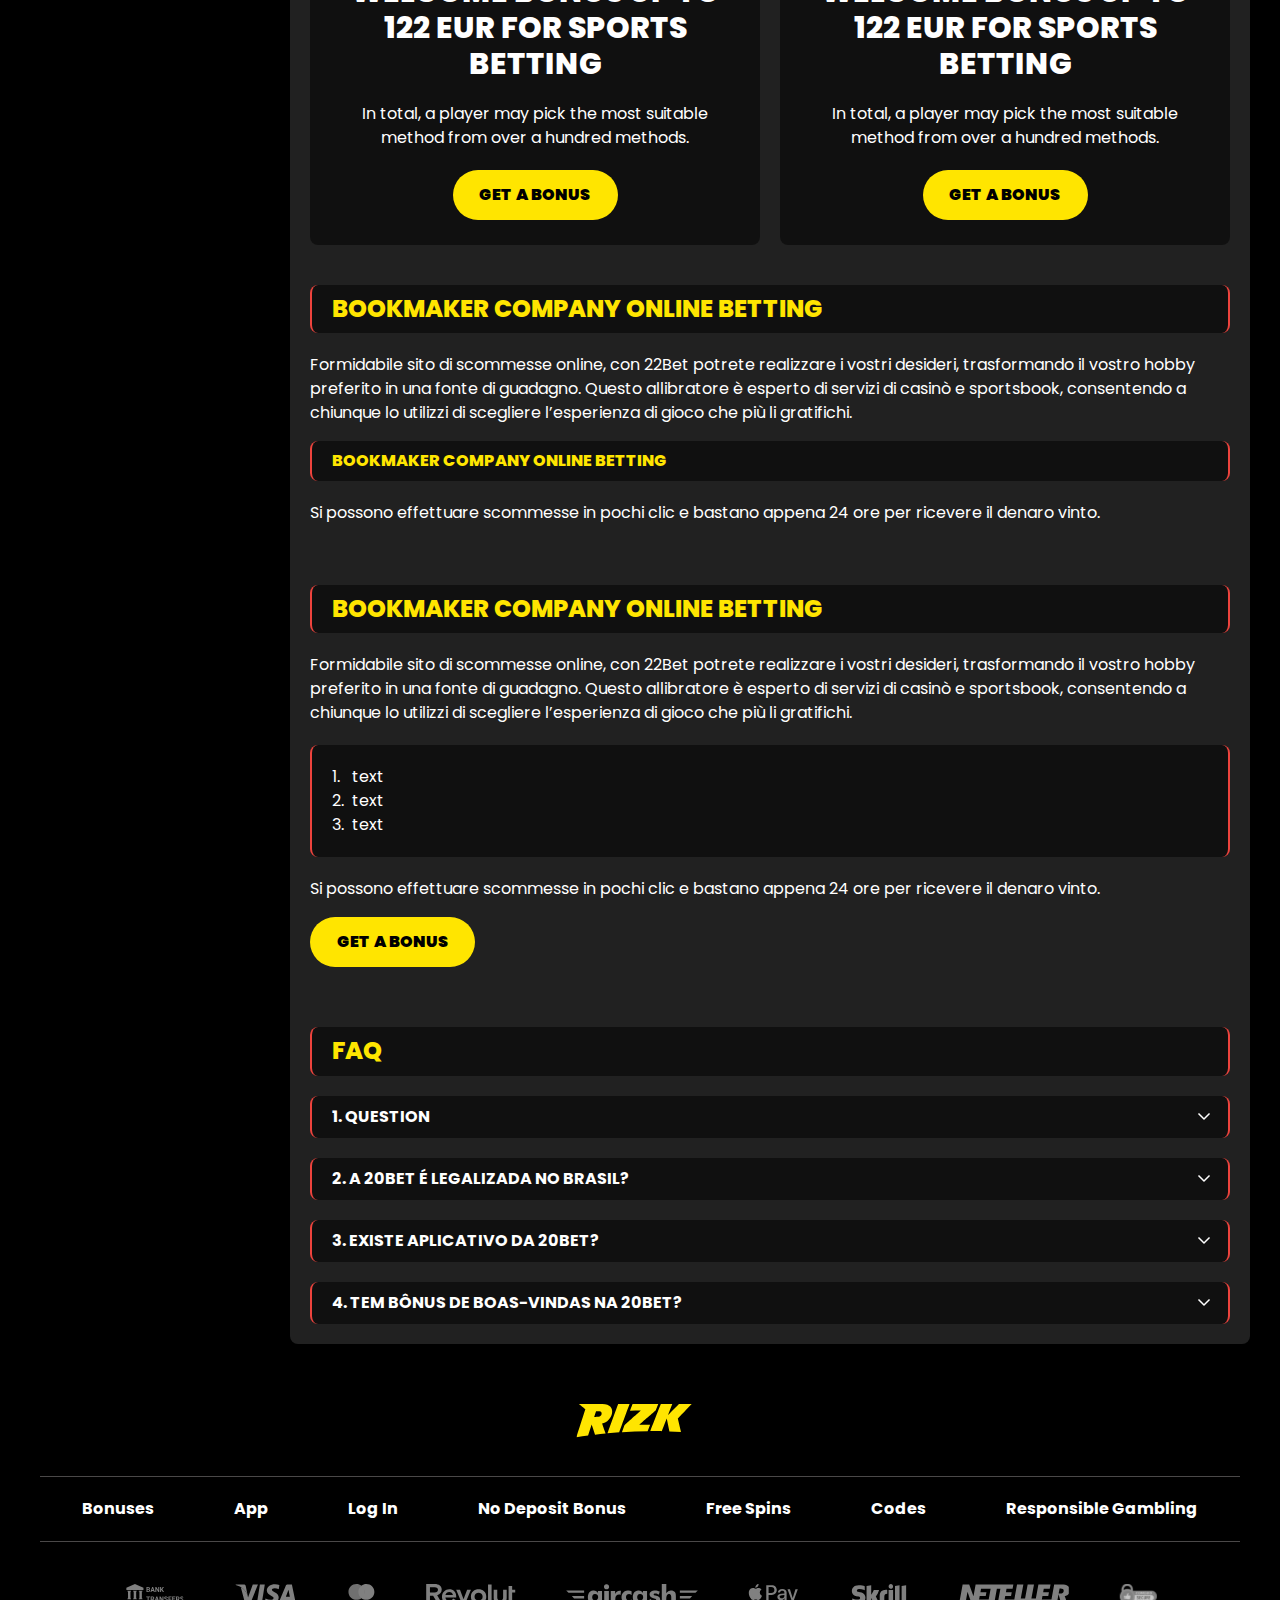
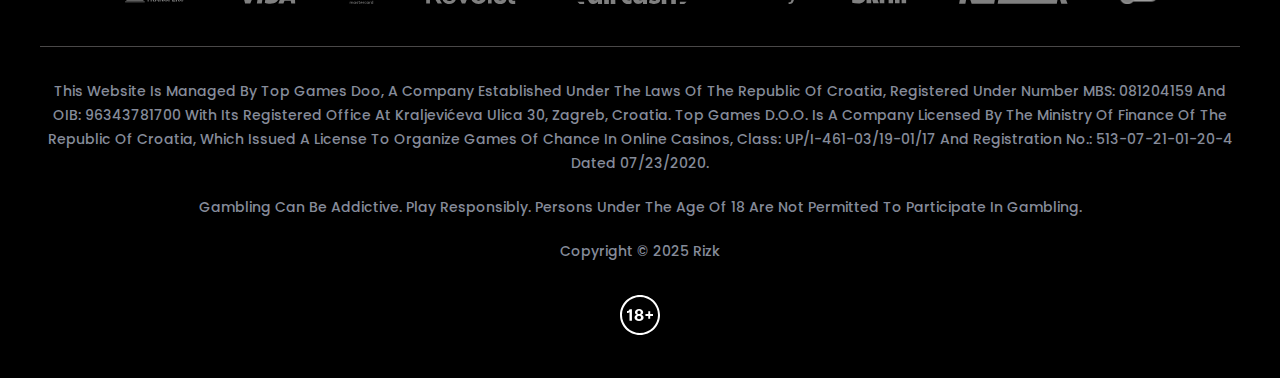
<file: bonus.html>
<!DOCTYPE html>
<html lang="bg">
  <head>
    <meta charset="UTF-8" />

    <meta name="viewport" content="width=device-width, initial-scale=1.0, maximum-scale=1.0">

    <title>20Bet Brasil: Casa de Aposta e Cassino</title>
    <meta name="description" content />
    <meta property="og:site_name" content />
    <meta property="og:title" content />
    <meta property="og:type" content="website" />
    <meta property="og:url" content />
    <meta property="og:image" content />
    <meta property="og:image:alt" content />
    <meta property="og:locale" content="bg" />
    <meta property="og:description" content />
    <link rel="preconnect" href="https://fonts.googleapis.com" />
    <link rel="preconnect" href="https://fonts.gstatic.com" crossorigin />
    <link href="https://fonts.googleapis.com/css2?family=Poppins:wght@300;400;500;600;700;800;900&display=swap" rel="stylesheet">


    <link rel="stylesheet" href="./css/reset.css" />
    <link rel="stylesheet" href="./css/main.css" />
    <link rel="stylesheet" href="./css/media.css" />
    <link rel="icon" href="./images/favicon.png" type="image/x-icon" />
    <script
      src="https://code.jquery.com/jquery-3.6.1.min.js"
      integrity="sha256-o88AwQnZB+VDvE9tvIXrMQaPlFFSUTR+nldQm1LuPXQ="
      crossorigin="anonymous"
    ></script>
  </head>
  <body>
    <header class="header">
      <section class="content header__content">
        <a href="./index.html" class="logo header__logo"
          ><img src="./images/header/logo.svg" alt="logo" title
        /></a>
        <button class="header__btn-menu">
          <svg
            width="16px"
            height="16px"
            viewBox="0 0 16 16"
            xmlns="http://www.w3.org/2000/svg"
          >
            <rect y="0" width="16" height="3" rx="1.5"></rect>
            <rect y="6.5" width="16" height="3" rx="1.5"></rect>
            <rect y="13" width="16" height="3" rx="1.5"></rect>
          </svg>
        </button>

        <nav class="menu header__menu">
           <ul class="header__menu-list">
            <li class="">
              <div class="header__menu-wrapper">
                <div class="js-button-expander js-button-expander--menu" >
                <a href="./bonus.html" >
                <span>Bonuses</span>
              </a>
              </div>
              <div class="header__menu-wrap js-expand-content js-expand-content--menu">
                <ul >
                  <li>
                    <a href="./deposit.html">
                    <span>No Deposit Bonus</span>
                  </a></li>
                  <li><a href="./spins.html">
                    <span>free spins</span>
                  </a>
                </li>
                  <li><a href="./codes.html">
                    <span>Codes</span>
                  </a>
                </li>
                </ul>
              </div>
              </div>
               <a href="./bonus.html" class="header__menu-item">
                <span>Bonuses</span>
              </a>
            </li>
            <li>
              <a href="./app.html">
                <span>App</span>
              </a>
            </li>
             <li>
              <a href="./login.html">
                <span>Login</span>
              </a>
            </li>
            
            </li>
             <li>
                    <a href="./deposit.html">
                    <span>No Deposit Bonus</span>
                  </a></li>
                   <li><a href="./spins.html">
                    <span>free spins</span>
                  </a>
                </li>
                  <li><a href="./codes.html">
                    <span>Codes</span>
                  </a>
                </li>
          </ul>
          <div class="header__button header__button-menu">
            <a href="#" class="button button__login-menu">log in</a>
            <a href="#" class="button button__menu">register</a>
          </div>
        </nav>
  <div class="header__language">
                <div class="header__flag-wrap">
                  <a class="header__country" href="#">
                    <span><img src="./images/flag.png" alt=" Flag" title /></span>
                    <span>gb</span>
                  </a>
                </div>
                <div class="header__flag-menu">
                  <ul>
                    <li>
                     
                    </li>
                    <li>
                      <a href="#" class="header__flag-link">
                        <span>
                          <img src="./images/flag-no.png" alt="flag" title />
                        </span>
                        <span>no</span>
                      </a>
                    </li>
                    <li>
                      <a href="#" class="header__flag-link">
                        <span>
                          <img src="./images/flag-de.png" alt="flag" title />
                        </span>
                        <span>de</span>
                      </a>
                    </li>
                    
                    <li>
                      <a href="#" class="header__flag-link">
                        <span>
                          <img src="./images/flag-fi.png" alt="flag" title />
                        </span>
                        <span>fi</span>
                      </a>
                    </li>
                  </ul>
                </div>
              </div> 
        <a href="#" class="button button__login">log in</a>
        <a href="#" class="button button__singup">register</a>
       
      </section>
    </header>
    <main class="main home ">
    
      <section class="main__wrap ">
      <aside class="sidebar sidebar-left">
          <div class="sidebar-left__quik">
           
            <ul class="menu__links">
              <li>
                <a href="#"
                  ><img
                    src="./images/left-menu/games.svg"
                    alt="games"
                    title
                  />games</a
                >
              </li>
              <li>
                <a href="#"
                  ><img
                    src="./images/left-menu/promotions.svg"
                    alt="promotions"
                    title
                  />promotions</a
                >
              </li>
              <li>
                <a href="#"
                  ><img
                    src="./images/left-menu/racing.svg"
                    alt="rizk Racing"
                    title
                  />rizk Racing</a
                >
              </li>
              <li>
                <a href="#"
                  ><img
                    src="./images/left-menu/draws.svg"
                    alt="Live casino"
                    title
                  />rizk Draws</a
                >
              </li>
              <li>
                <a href="#"
                  ><img
                    src="./images/left-menu/wheel.svg"
                    alt="wheel of rizk"
                    title
                  />wheel of rizk</a
                >
              </li>
              <li>
                <a href="#"
                  ><img
                    src="./images/left-menu/insider.svg"
                    alt="insider"
                    title
                  />insider</a
                >
              </li>
              <li>
                <a href="#"
                  ><img
                    src="./images/left-menu/support.svg"
                    alt="chat support"
                    title
                  />chat support</a
                >
              </li>
             
            </ul>
          </div>

          <div class="sidebar-left__review">
            <div class="menu__review-desk">Table of Contents</div>
            <ul class="menu__review">
              <li><a href="#">Review </a></li>
              <li><a href="#">Registration</a></li>
              <li><a href="#">Layouts and navigation</a></li>
              <li><a href="#"> Betting </a></li>
               <li><a href="#">Sports offers</a></li>
              <li><a href="#">Sports betting</a></li>
              <li><a href="#">Live stream</a></li>
              <li><a href="#">Live betting</a></li>
              <li><a href="#">Cash out</a></li>
             
            </ul>
          </div>
        </aside>
        <section class="content__wrapper ">
            <section class=" content hero ">
        <div class="background background-page">
          <img src="./images/bonus/bg-bonus.webp" alt="hero" title />
          
        </div>
        <div class="hero__wrapper hero__wrapper-page">
          <div class="hero__data hero__data-page">
            <ul
              class="breadcrumbs"
             
            >
              <li
                
              >
                <a href="#" >
                  <span >Home</span></a
                >
               
              </li>
              <li
                
              >
                <a href="#" >
                  <span >Bonuses</span></a
                >
               
              </li>
            </ul>
              <h1 class="title general hero__title">
                  20Bet Brasil: Casa de Aposta 
e Cassino
                </h1>
                <p class="hero__text">A 20Bet apostas online é a novidade mais relevante 
no mercado de apostas do Brasil</p>
            <a href="#" class="button hero__button">Register </a>
          </div>
        </div>
      </section>
          <section class="content menu-review__content">
            <div class="menu__review-desk menu__review-content">
               Table of Contents
            </div>
            <ul class="menu__review menu__review-list">
             <li><a href="#">Review </a></li>
              <li><a href="#">Registration</a></li>
              <li><a href="#">Layouts and navigation</a></li>
              <li><a href="#"> Betting </a></li>
               <li><a href="#">Sports offers</a></li>
              <li><a href="#">Sports betting</a></li>
              <li><a href="#">Live stream</a></li>
              <li><a href="#">Live betting</a></li>
              <li><a href="#">Cash out</a></li>
             
            </ul>
          </section>
          <section class="content article">
            <p>
              Formidabile sito di scommesse online, con
              22Bet potrete realizzare i
              vostri desideri, trasformando il vostro hobby preferito in una
              fonte di guadagno. Questo allibratore è esperto di servizi di
              casinò e sportsbook, consentendo a chiunque lo utilizzi di
              scegliere l’esperienza di gioco che più li gratifichi.
            </p>
            <p>
              Si possono effettuare scommesse in pochi clic e bastano appena 24
              ore per ricevere il denaro vinto.
            </p>
          </section>
       <section class="content banner banner__bonus">
          <div class="banner__content">
            <div class="banner__background">
              <img src="./images/bonus/banner-bonus1.webp" alt="banner" title />
            </div>
            <div class="banner__data banner__data-bonus">
              <h2 class="title high banner__title-bonus">WELCOME BONUS UP TO 122 EUR 
FOR SPORTS BETTING</h2>
              <p>
                In total, a player may pick the most suitable method from over a hundred methods. 
              </p>
              <div class="banner__btns">
                <a href="#" class="header__button banner__button-bonus"
                  >get a bonus</a
                >
                
              </div>
            </div>
          </div>
          <div class="banner__content">
            <div class="banner__background">
              <img src="./images/bonus/banner-bonus2.webp" alt="banner" title />
            </div>
            <div class="banner__data banner__data-bonus">
              <h2 class="title high banner__title-bonus">WELCOME BONUS UP TO 122 EUR 
FOR SPORTS BETTING</h2>
              <p>
               In total, a player may pick the most suitable method from over a hundred methods. 
              </p>
              <div class="banner__btns">
                <a href="#" class="header__button banner__button-bonus"
                  >get a bonus</a
                >
                
              </div>
            </div>
          </div>
          <div class="banner__content">
            <div class="banner__background">
              <img src="./images/bonus/banner-bonus3.webp" alt="banner" title />
            </div>
            <div class="banner__data banner__data-bonus">
              <h2 class="title high banner__title-bonus">WELCOME BONUS UP TO 122 EUR 
FOR SPORTS BETTING</h2>
              <p>
                In total, a player may pick the most suitable method from over a hundred methods. 
              </p>
              <div class="banner__btns">
                <a href="#" class="header__button banner__button-bonus"
                  >get a bonus</a
                >
                
              </div>
            </div>
          </div>
          <div class="banner__content">
            <div class="banner__background">
              <img src="./images/bonus/banner-bonus4.webp" alt="banner" title />
            </div>
            <div class="banner__data banner__data-bonus">
              <h2 class="title high banner__title-bonus">WELCOME BONUS UP TO 122 EUR 
FOR SPORTS BETTING</h2>
              <p>
               In total, a player may pick the most suitable method from over a hundred methods. 
              </p>
              <div class="banner__btns">
                <a href="#" class="button banner__button-bonus"
                  >get a bonus</a
                >
               
              </div>
            </div>
          </div>
        </section>
         <section class="content article ">
            <h2 class="title high article__title">
             Bookmaker company Online betting
            </h2>
            <p>
              Formidabile sito di scommesse online, con
              22Bet potrete realizzare i
              vostri desideri, trasformando il vostro hobby preferito in una
              fonte di guadagno. Questo allibratore è esperto di servizi di
              casinò e sportsbook, consentendo a chiunque lo utilizzi di
              scegliere l’esperienza di gioco che più li gratifichi.
            </p>
          <h3>  Bookmaker company Online betting</h3>

            <p>
              Si possono effettuare scommesse in pochi clic e bastano appena 24
              ore per ricevere il denaro vinto.
            </p>
           
          </section>

          <section class="content article article__list">
            <h2 class="title high article__title">
             Bookmaker company Online betting
            </h2>
            <p>
              Formidabile sito di scommesse online, con
              22Bet potrete realizzare i
              vostri desideri, trasformando il vostro hobby preferito in una
              fonte di guadagno. Questo allibratore è esperto di servizi di
              casinò e sportsbook, consentendo a chiunque lo utilizzi di
              scegliere l’esperienza di gioco che più li gratifichi.
            </p>
            <ol >
              <li>text</li>
              <li>text</li>
              <li>text</li>
            </ol>

            <p>
              Si possono effettuare scommesse in pochi clic e bastano appena 24
              ore per ricevere il denaro vinto.
            </p>
            <a href="#" class="button ">get a bonus</a>
          </section>

         <section class="content faq">
            <h2 class="title high faq__title">FAQ</h2>
            <ul
              class="faq__list"
              
            >
              <li
                class="faq__item"
                
              >
                <h3
                  class="title medium faq__subtitle js-button-expander js-button-expander--faq"
                  
                >
                1. Question
                </h3>
                <div
                  class="faq__answer js-expand-content js-expand-content--faq"
                 
                >
                  <p >
                    Sim, a casa de apostas tem licença emitida por Curaçao, que é reconhecida no Brasil e a permite atuar por aqui.
                  </p>
                </div>
              </li>
              <li
                class="faq__item"
               
              >
                <h3
                  class="title medium faq__subtitle js-button-expander js-button-expander--faq"
                 
                >
                2. A 20Bet é legalizada no Brasil?
                </h3>
                <div
                  class="faq__answer js-expand-content js-expand-content--faq"
                 
                >
                  <p >
                    Sim, a casa de apostas tem licença emitida por Curaçao, que é reconhecida no Brasil e a permite atuar por aqui.
                  </p>
                </div>
              </li>
               <li
                class="faq__item"
                
              >
                <h3
                  class="title medium faq__subtitle js-button-expander js-button-expander--faq"
                  
                >
              3. Existe aplicativo da 20Bet?
                </h3>
                <div
                  class="faq__answer js-expand-content js-expand-content--faq"
                 
                >
                  <p >
                    Sim, disponível para sistemas operacionais iOS e Android.
                  </p>
                </div>
              </li>
              <li
                class="faq__item"
               
              >
                <h3
                  class="title medium faq__subtitle js-button-expander js-button-expander--faq"
                 
                >
              4. Tem bônus de boas-vindas na 20Bet?
                </h3>
                <div
                  class="faq__answer js-expand-content js-expand-content--faq"
                 
                >
                  <p >
                  O pacote especial para novos usuários da 20Bet paga 100% sobre o primeiro depósito, com limite de 600 BRL.
                  </p>
                </div>
              </li>
             
            </ul>
          </section>
        </section>
        <div class="" onclick="scrollToTop()">
          <button class="main__arrow" id="scrollToTopBtn"></button>
        </div>
      </section>
    </main>
     <footer class="footer">
      
      <section class="content footer__content">
        <a href="#" class="logo footer__logo"
          ><img src="./images/footer/logo-footer.svg" alt="logo" title
        /></a>
        <ul class=" footer__menu">
          <li><a href="./bonus.html">Bonuses</a></li>
          <li><a href="./app.html">App</a></li>
          <li><a href="./login.html">log in</a></li>
          <li><a href="./deposit.html">No Deposit Bonus</a></li>
          <li><a href="./spins.html">free spins</a></li>
          <li><a href="./codes.html">codes</a></li>
          <li><a href="./responsible.html">responsible gambling</a></li>
        </ul>
        

        <ul class="footer__cards-list">
          <li>
            <a href="#"
              ><img src="./images/footer/transfer.svg" alt="transfer" title
            /></a>
          </li>
          <li>
            <a href="#"
              ><img src="./images/footer/visa.svg" alt="cardvisa" title
            /></a>
          </li>
          <li>
            <a href="#"
              ><img src="./images/footer/mastercard.svg" alt="mastercard" title
            /></a>
          </li>
           <li>
            <a href="#"
              ><img src="./images/footer/revolut.svg" alt="revolut" title
            /></a>
          </li>
          <li>
            <a href="#"
              ><img src="./images/footer/aircash.svg" alt="aircash" title
            /></a>
          </li>
          <li>
            <a href="#"
              ><img src="./images/footer/pay.svg" alt="pay" title
            /></a>
          </li>
           <li>
            <a href="#"
              ><img src="./images/footer/skrill.svg" alt="skrill" title
            /></a>
          </li>
          <li>
            <a href="#"
              ><img src="./images/footer/neteller.svg" alt="neteller" title
            /></a>
          </li>
          <li>
            <a href="#"
              ><img src="./images/footer/symbols.svg" alt="symbols" title
            /></a>
          </li>
          
        </ul>

        <div class="footer__wrapp">
          <div class="footer__text">
            <p>This website is managed by Top Games doo, a company established under the laws of the Republic of Croatia, registered under number MBS: 081204159 and OIB: 96343781700 with its registered office at Kraljevićeva ulica 30, Zagreb, Croatia. Top Games d.o.o. is a company licensed by the Ministry of Finance of the Republic of Croatia, which issued a license to organize games of chance in online casinos, Class: UP/I-461-03/19-01/17 and Registration No.: 513-07-21-01-20-4 dated 07/23/2020.</p>
            <p>
             Gambling can be addictive. Play responsibly. Persons under the age of 18 are not permitted to participate in gambling.
            </p>
            <p>Copyright &copy; 2025 Rizk </p>
            
          </div>
          <div class="footer__age">
            <img src="./images/footer/age.svg" alt="age" title />
          </div>
        </div>
      
      </section>
    </footer>

    <script src="./js/sidebar.js" defer></script>
    <script src="./js/expander.js" defer></script>
    <script src="./js/mobile-menu.js" defer></script>
    <script src="./js/arrowUp.js" defer></script>
    <script src="./js/flag.js" defer></script>
  </body>
</html>
</file>
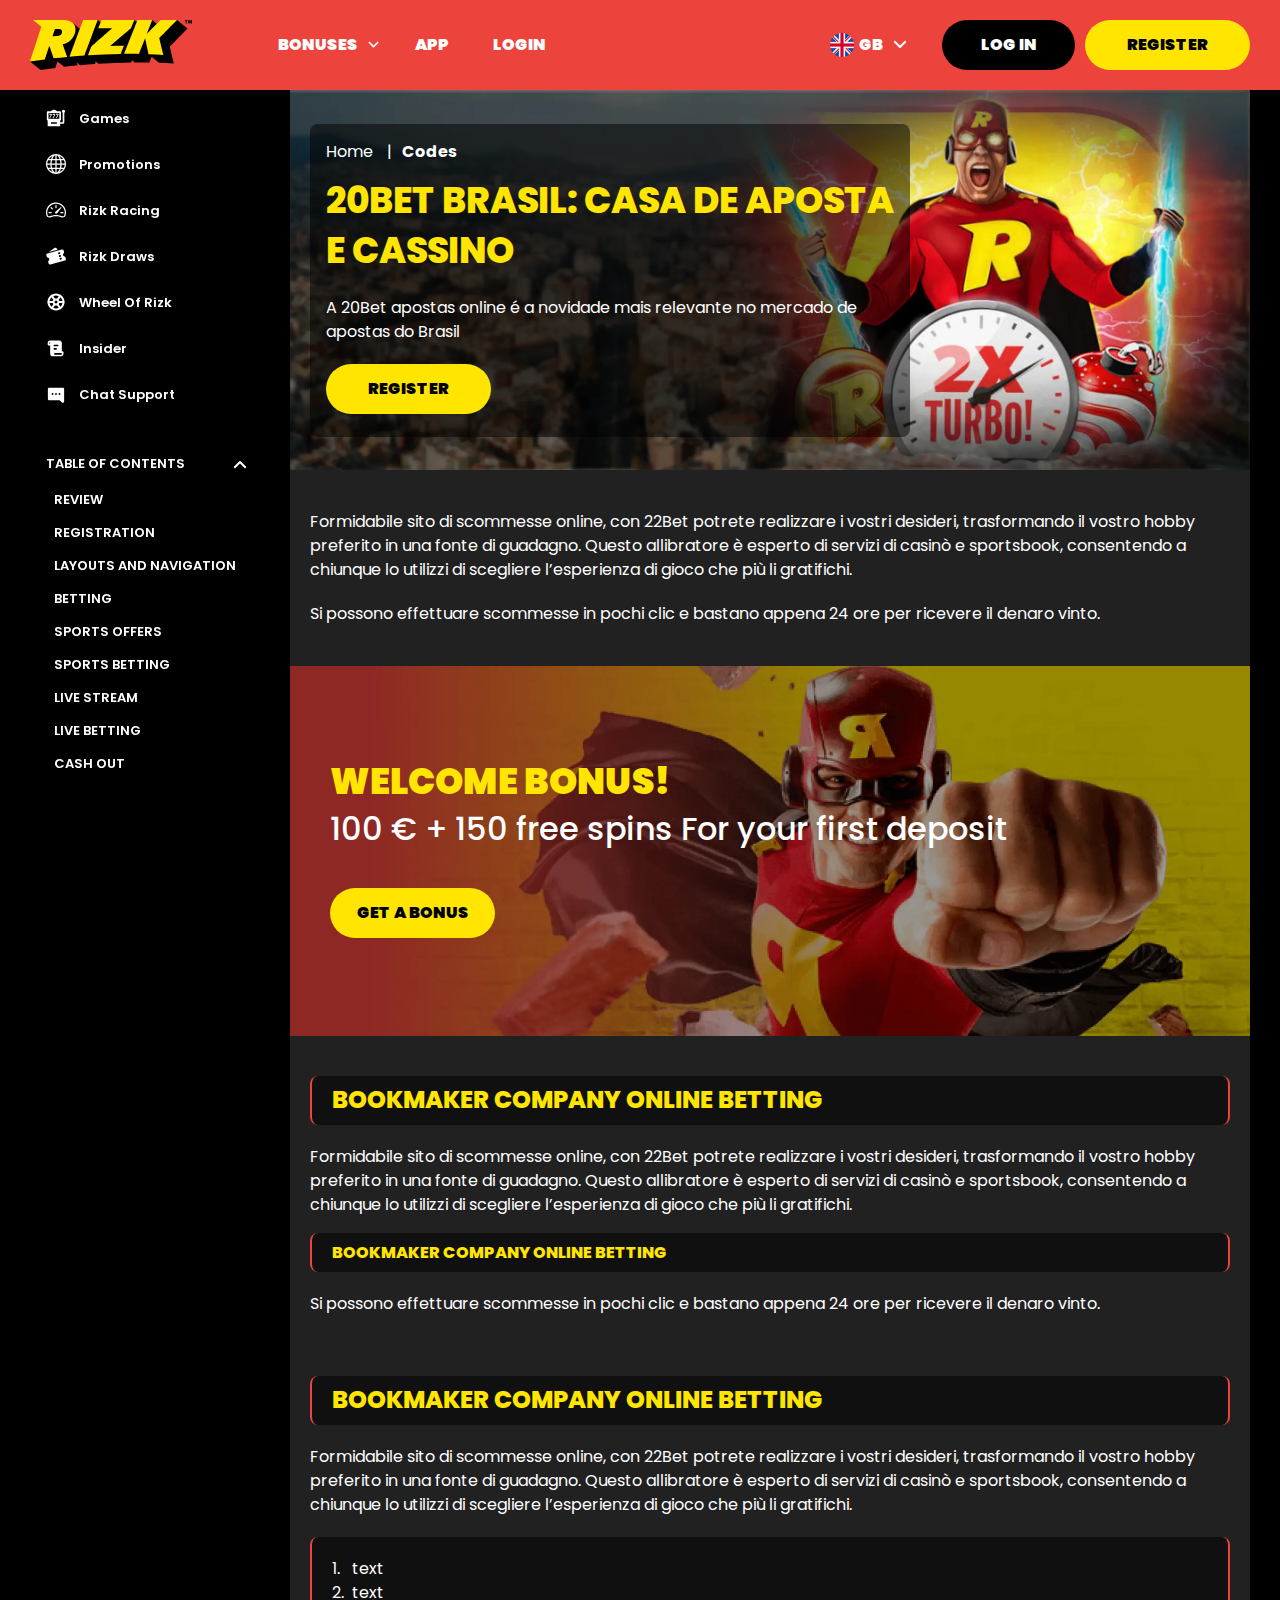
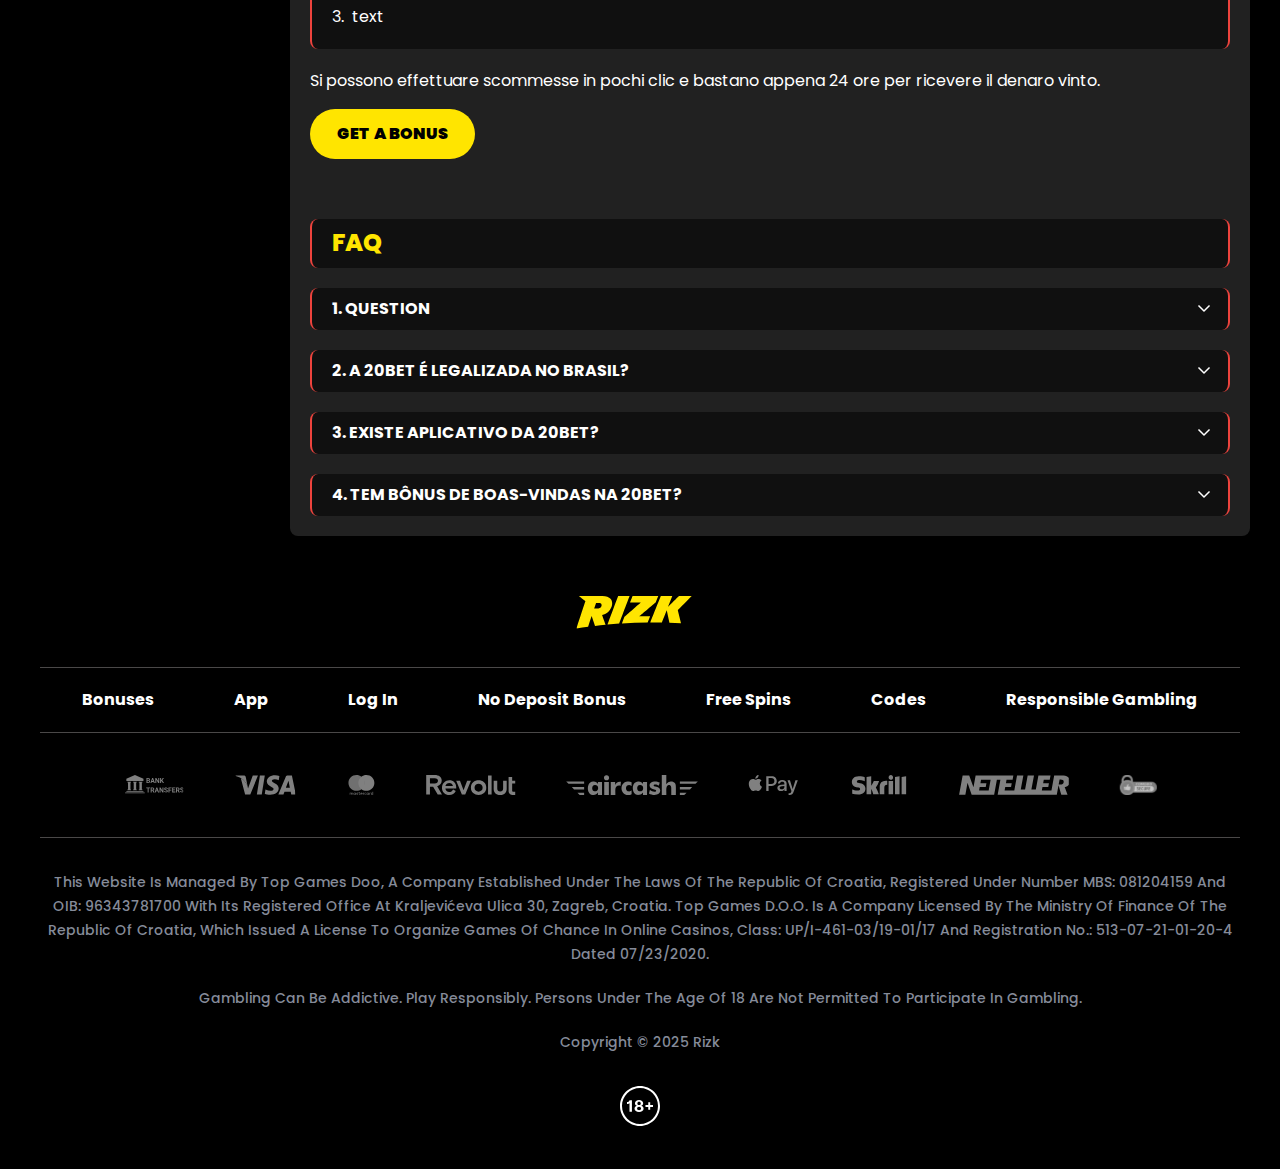
<file: codes.html>
<!DOCTYPE html>
<html lang="bg">
  <head>
    <meta charset="UTF-8" />

    <meta name="viewport" content="width=device-width, initial-scale=1.0, maximum-scale=1.0">

    <title>20Bet Brasil: Casa de Aposta 
e Cassino</title>
    <meta name="description" content />
    <meta property="og:site_name" content />
    <meta property="og:title" content />
    <meta property="og:type" content="website" />
    <meta property="og:url" content />
    <meta property="og:image" content />
    <meta property="og:image:alt" content />
    <meta property="og:locale" content="bg" />
    <meta property="og:description" content />
    <link rel="preconnect" href="https://fonts.googleapis.com" />
    <link rel="preconnect" href="https://fonts.gstatic.com" crossorigin />
   <link href="https://fonts.googleapis.com/css2?family=Poppins:wght@300;400;500;600;700;800;900&display=swap" rel="stylesheet">

    <link rel="stylesheet" href="./css/reset.css" />
    <link rel="stylesheet" href="./css/main.css" />
    <link rel="stylesheet" href="./css/media.css" />
    <link rel="icon" href="./images/favicon.png" type="image/x-icon" />
    <script
      src="https://code.jquery.com/jquery-3.6.1.min.js"
      integrity="sha256-o88AwQnZB+VDvE9tvIXrMQaPlFFSUTR+nldQm1LuPXQ="
      crossorigin="anonymous"
    ></script>
  </head>
  <body>
    <header class="header">
      <section class="content header__content">
        <a href="./index.html" class="logo header__logo"
          ><img src="./images/header/logo.svg" alt="logo" title
        /></a>
        <button class="header__btn-menu">
          <svg
            width="16px"
            height="16px"
            viewBox="0 0 16 16"
            xmlns="http://www.w3.org/2000/svg"
          >
            <rect y="0" width="16" height="3" rx="1.5"></rect>
            <rect y="6.5" width="16" height="3" rx="1.5"></rect>
            <rect y="13" width="16" height="3" rx="1.5"></rect>
          </svg>
        </button>

        <nav class="menu header__menu">
      <ul class="header__menu-list">
            <li class="">
              <div class="header__menu-wrapper">
                <div class="js-button-expander js-button-expander--menu" >
                <a href="./bonus.html" >
                <span>Bonuses</span>
              </a>
              </div>
              <div class="header__menu-wrap js-expand-content js-expand-content--menu">
                <ul >
                  <li>
                    <a href="./deposit.html">
                    <span>No Deposit Bonus</span>
                  </a></li>
                  <li><a href="./spins.html">
                    <span>free spins</span>
                  </a>
                </li>
                  <li><a href="./codes.html">
                    <span>Codes</span>
                  </a>
                </li>
                </ul>
              </div>
              </div>
               <a href="./bonus.html" class="header__menu-item">
                <span>Bonuses</span>
              </a>
            </li>
            <li>
              <a href="./app.html">
                <span>App</span>
              </a>
            </li>
             <li>
              <a href="./login.html">
                <span>Login</span>
              </a>
            </li>
            
            </li>
             <li>
                    <a href="./deposit.html">
                    <span>No Deposit Bonus</span>
                  </a></li>
                   <li><a href="./spins.html">
                    <span>free spins</span>
                  </a>
                </li>
                  <li><a href="./codes.html">
                    <span>Codes</span>
                  </a>
                </li>
          </ul>
          <div class="header__button header__button-menu">
            <a href="#" class="button button__login-menu">log in</a>
            <a href="#" class="button button__menu">register</a>
          </div>
        </nav>
  <div class="header__language">
                <div class="header__flag-wrap">
                  <a class="header__country" href="#">
                    <span><img src="./images/flag.png" alt=" Flag" title /></span>
                    <span>gb</span>
                  </a>
                </div>
                <div class="header__flag-menu">
                  <ul>
                    <li>
                     
                    </li>
                    <li>
                      <a href="#" class="header__flag-link">
                        <span>
                          <img src="./images/flag-no.png" alt="flag" title />
                        </span>
                        <span>no</span>
                      </a>
                    </li>
                    <li>
                      <a href="#" class="header__flag-link">
                        <span>
                          <img src="./images/flag-de.png" alt="flag" title />
                        </span>
                        <span>de</span>
                      </a>
                    </li>
                    
                    <li>
                      <a href="#" class="header__flag-link">
                        <span>
                          <img src="./images/flag-fi.png" alt="flag" title />
                        </span>
                        <span>fi</span>
                      </a>
                    </li>
                  </ul>
                </div>
              </div> 
        <a href="#" class="button button__login">log in</a>
        <a href="#" class="button button__singup">register</a>
       
      </section>
    </header>
    <main class="main home ">
    
      <section class="main__wrap ">
       <aside class="sidebar sidebar-left">
          <div class="sidebar-left__quik">
           
            <ul class="menu__links">
              <li>
                <a href="#"
                  ><img
                    src="./images/left-menu/games.svg"
                    alt="games"
                    title
                  />games</a
                >
              </li>
              <li>
                <a href="#"
                  ><img
                    src="./images/left-menu/promotions.svg"
                    alt="promotions"
                    title
                  />promotions</a
                >
              </li>
              <li>
                <a href="#"
                  ><img
                    src="./images/left-menu/racing.svg"
                    alt="rizk Racing"
                    title
                  />rizk Racing</a
                >
              </li>
              <li>
                <a href="#"
                  ><img
                    src="./images/left-menu/draws.svg"
                    alt="Live casino"
                    title
                  />rizk Draws</a
                >
              </li>
              <li>
                <a href="#"
                  ><img
                    src="./images/left-menu/wheel.svg"
                    alt="wheel of rizk"
                    title
                  />wheel of rizk</a
                >
              </li>
              <li>
                <a href="#"
                  ><img
                    src="./images/left-menu/insider.svg"
                    alt="insider"
                    title
                  />insider</a
                >
              </li>
              <li>
                <a href="#"
                  ><img
                    src="./images/left-menu/support.svg"
                    alt="chat support"
                    title
                  />chat support</a
                >
              </li>
             
            </ul>
          </div>

          <div class="sidebar-left__review">
            <div class="menu__review-desk">Table of Contents</div>
            <ul class="menu__review">
              <li><a href="#">Review </a></li>
              <li><a href="#">Registration</a></li>
              <li><a href="#">Layouts and navigation</a></li>
              <li><a href="#"> Betting </a></li>
               <li><a href="#">Sports offers</a></li>
              <li><a href="#">Sports betting</a></li>
              <li><a href="#">Live stream</a></li>
              <li><a href="#">Live betting</a></li>
              <li><a href="#">Cash out</a></li>
             
            </ul>
          </div>
        </aside>
        <section class="content__wrapper ">
            <section class="content hero ">
        <div class="background background-page">
          <img src="./images/codes/bg-codes.webp" alt="hero" title />
           
        </div>
        <div class="hero__wrapper hero__wrapper-page">
          <div class="hero__data hero__data-page">
            <ul
              class="breadcrumbs"
              
            >
              <li
               
              >
                <a href="#">
                  <span >Home</span></a
                >
                
              </li>
              <li
                
              >
                <a href="#" >
                  <span >Codes</span></a
                >
               
              </li>
            </ul>
              <h1 class="title general hero__title">
                 20Bet Brasil: Casa de Aposta 
e Cassino
                </h1>
                <p class="hero__text">A 20Bet apostas online é a novidade mais relevante 
no mercado de apostas do Brasil</p>
            <a href="#" class="button hero__button">Register</a>
          </div>
        </div>
      </section>
          <section class="content menu-review__content">
            <div class="menu__review-desk menu__review-content">
             Table of Contents
            </div>
            <ul class="menu__review menu__review-list">
               <li><a href="#">Review </a></li>
              <li><a href="#">Registration</a></li>
              <li><a href="#">Layouts and navigation</a></li>
              <li><a href="#"> Betting </a></li>
               <li><a href="#">Sports offers</a></li>
              <li><a href="#">Sports betting</a></li>
              <li><a href="#">Live stream</a></li>
              <li><a href="#">Live betting</a></li>
              <li><a href="#">Cash out</a></li>
             
            </ul>
          </section>
          <section class="content article">
            <p>
              Formidabile sito di scommesse online, con
              22Bet potrete realizzare i
              vostri desideri, trasformando il vostro hobby preferito in una
              fonte di guadagno. Questo allibratore è esperto di servizi di
              casinò e sportsbook, consentendo a chiunque lo utilizzi di
              scegliere l’esperienza di gioco che più li gratifichi.
            </p>
            <p>
              Si possono effettuare scommesse in pochi clic e bastano appena 24
              ore per ricevere il denaro vinto.
            </p>
          </section>
          <section class="content banner banner__spins banner__codes">
            <div class="background banner__background-page banner__background-codes banner__background-spins">
              <img src="./images/codes/banner-codes.webp" alt="banner" title />
             
            </div>
           <div class="banner__info">
              <h2 class="title high banner__title">
                Welcome bonus!
              </h2>
              <p class="banner__subtitle">100 € + 150 free spins For your first deposit</p>
              <a href="#" class="button banner__button">get a bonus</a>
            </div>
          </section>
 <section class="content article">
            <h2 class="title high article__title">
             Bookmaker company Online betting
            </h2>
            <p>
              Formidabile sito di scommesse online, con
              22Bet potrete realizzare i
              vostri desideri, trasformando il vostro hobby preferito in una
              fonte di guadagno. Questo allibratore è esperto di servizi di
              casinò e sportsbook, consentendo a chiunque lo utilizzi di
              scegliere l’esperienza di gioco che più li gratifichi.
            </p>
          <h3>  Bookmaker company Online betting</h3>

            <p>
              Si possono effettuare scommesse in pochi clic e bastano appena 24
              ore per ricevere il denaro vinto.
            </p>
           
          </section>

          <section class="content article article__list">
            <h2 class="title high article__title">
              Bookmaker company Online betting
            </h2>
            <p>
              Formidabile sito di scommesse online, con
              22Bet potrete realizzare i
              vostri desideri, trasformando il vostro hobby preferito in una
              fonte di guadagno. Questo allibratore è esperto di servizi di
              casinò e sportsbook, consentendo a chiunque lo utilizzi di
              scegliere l’esperienza di gioco che più li gratifichi.
            </p>
            <ol >
              <li>text</li>
              <li>text</li>
              <li>text</li>
            </ol>

            <p>
              Si possono effettuare scommesse in pochi clic e bastano appena 24
              ore per ricevere il denaro vinto.
            </p>
            <a href="#" class="button ">get a bonus</a>
          </section>

       <section class="content faq">
            <h2 class="title high faq__title">FAQ</h2>
            <ul
              class="faq__list"
              
            >
              <li
                class="faq__item"
                
              >
                <h3
                  class="title medium faq__subtitle js-button-expander js-button-expander--faq"
                  
                >
                1. Question
                </h3>
                <div
                  class="faq__answer js-expand-content js-expand-content--faq"
                 
                >
                  <p >
                    Sim, a casa de apostas tem licença emitida por Curaçao, que é reconhecida no Brasil e a permite atuar por aqui.
                  </p>
                </div>
              </li>
              <li
                class="faq__item"
               
              >
                <h3
                  class="title medium faq__subtitle js-button-expander js-button-expander--faq"
                 
                >
                2. A 20Bet é legalizada no Brasil?
                </h3>
                <div
                  class="faq__answer js-expand-content js-expand-content--faq"
                 
                >
                  <p >
                    Sim, a casa de apostas tem licença emitida por Curaçao, que é reconhecida no Brasil e a permite atuar por aqui.
                  </p>
                </div>
              </li>
               <li
                class="faq__item"
                
              >
                <h3
                  class="title medium faq__subtitle js-button-expander js-button-expander--faq"
                  
                >
              3. Existe aplicativo da 20Bet?
                </h3>
                <div
                  class="faq__answer js-expand-content js-expand-content--faq"
                 
                >
                  <p >
                    Sim, disponível para sistemas operacionais iOS e Android.
                  </p>
                </div>
              </li>
              <li
                class="faq__item"
               
              >
                <h3
                  class="title medium faq__subtitle js-button-expander js-button-expander--faq"
                 
                >
              4. Tem bônus de boas-vindas na 20Bet?
                </h3>
                <div
                  class="faq__answer js-expand-content js-expand-content--faq"
                 
                >
                  <p >
                  O pacote especial para novos usuários da 20Bet paga 100% sobre o primeiro depósito, com limite de 600 BRL.
                  </p>
                </div>
              </li>
             
            </ul>
          </section>
        </section>
      </section>
    </main>
   <footer class="footer">
       
      <section class="content footer__content">
        <a href="#" class="logo footer__logo"
          ><img src="./images/footer/logo-footer.svg" alt="logo" title
        /></a>
        <ul class=" footer__menu">
          <li><a href="./bonus.html">Bonuses</a></li>
          <li><a href="./app.html">App</a></li>
          <li><a href="./login.html">log in</a></li>
          <li><a href="./deposit.html">No Deposit Bonus</a></li>
          <li><a href="./spins.html">free spins</a></li>
          <li><a href="./codes.html">codes</a></li>
          <li><a href="./responsible.html">responsible gambling</a></li>
        </ul>
        

        <ul class="footer__cards-list">
          <li>
            <a href="#"
              ><img src="./images/footer/transfer.svg" alt="transfer" title
            /></a>
          </li>
          <li>
            <a href="#"
              ><img src="./images/footer/visa.svg" alt="cardvisa" title
            /></a>
          </li>
          <li>
            <a href="#"
              ><img src="./images/footer/mastercard.svg" alt="mastercard" title
            /></a>
          </li>
           <li>
            <a href="#"
              ><img src="./images/footer/revolut.svg" alt="revolut" title
            /></a>
          </li>
          <li>
            <a href="#"
              ><img src="./images/footer/aircash.svg" alt="aircash" title
            /></a>
          </li>
          <li>
            <a href="#"
              ><img src="./images/footer/pay.svg" alt="pay" title
            /></a>
          </li>
           <li>
            <a href="#"
              ><img src="./images/footer/skrill.svg" alt="skrill" title
            /></a>
          </li>
          <li>
            <a href="#"
              ><img src="./images/footer/neteller.svg" alt="neteller" title
            /></a>
          </li>
          <li>
            <a href="#"
              ><img src="./images/footer/symbols.svg" alt="symbols" title
            /></a>
          </li>
          
        </ul>

        <div class="footer__wrapp">
          <div class="footer__text">
            <p>This website is managed by Top Games doo, a company established under the laws of the Republic of Croatia, registered under number MBS: 081204159 and OIB: 96343781700 with its registered office at Kraljevićeva ulica 30, Zagreb, Croatia. Top Games d.o.o. is a company licensed by the Ministry of Finance of the Republic of Croatia, which issued a license to organize games of chance in online casinos, Class: UP/I-461-03/19-01/17 and Registration No.: 513-07-21-01-20-4 dated 07/23/2020.</p>
            <p>
             Gambling can be addictive. Play responsibly. Persons under the age of 18 are not permitted to participate in gambling.
            </p>
            <p>Copyright &copy; 2025 Rizk </p>
            
          </div>
          <div class="footer__age">
            <img src="./images/footer/age.svg" alt="age" title />
          </div>
        </div>
      
      </section>
    </footer>

    <script src="./js/sidebar.js" defer></script>
    <script src="./js/expander.js" defer></script>
    <script src="./js/mobile-menu.js" defer></script>
    <script src="./js/flag.js" defer></script>
  </body>
</html>
</file>
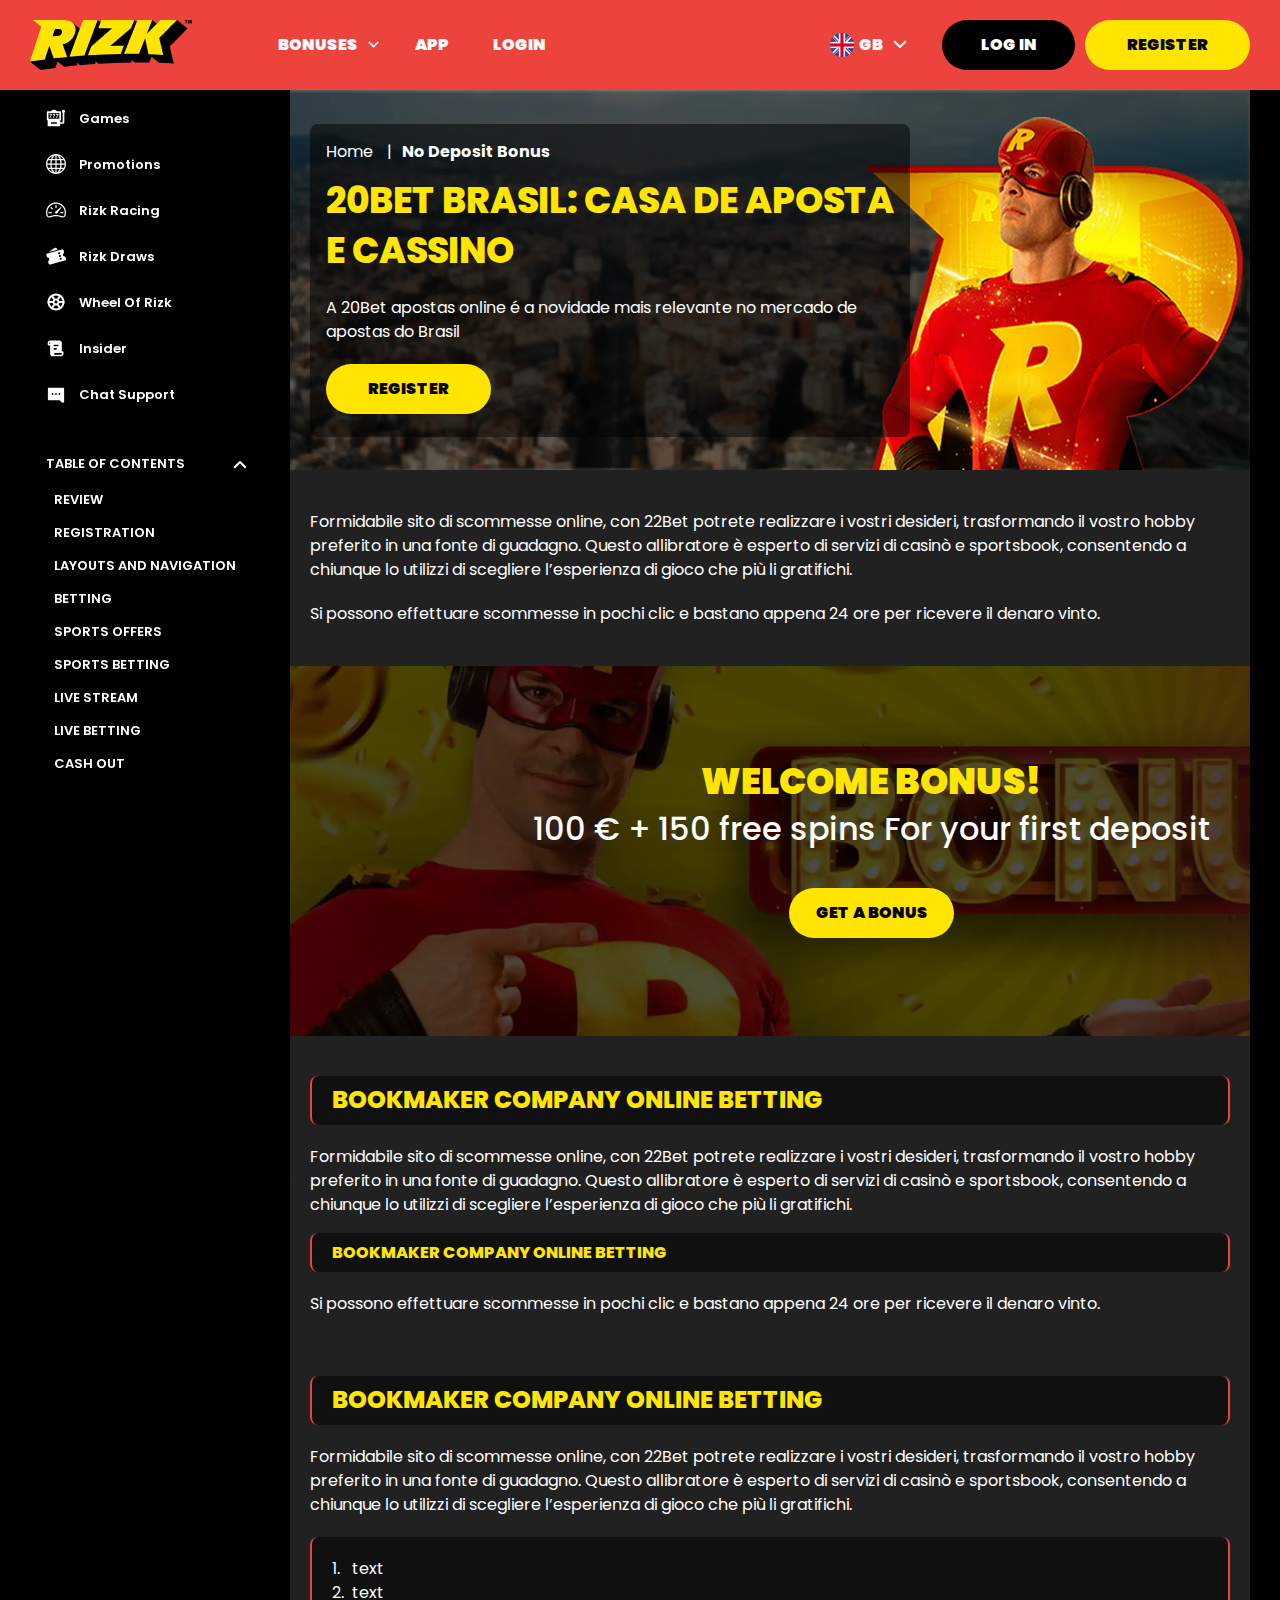
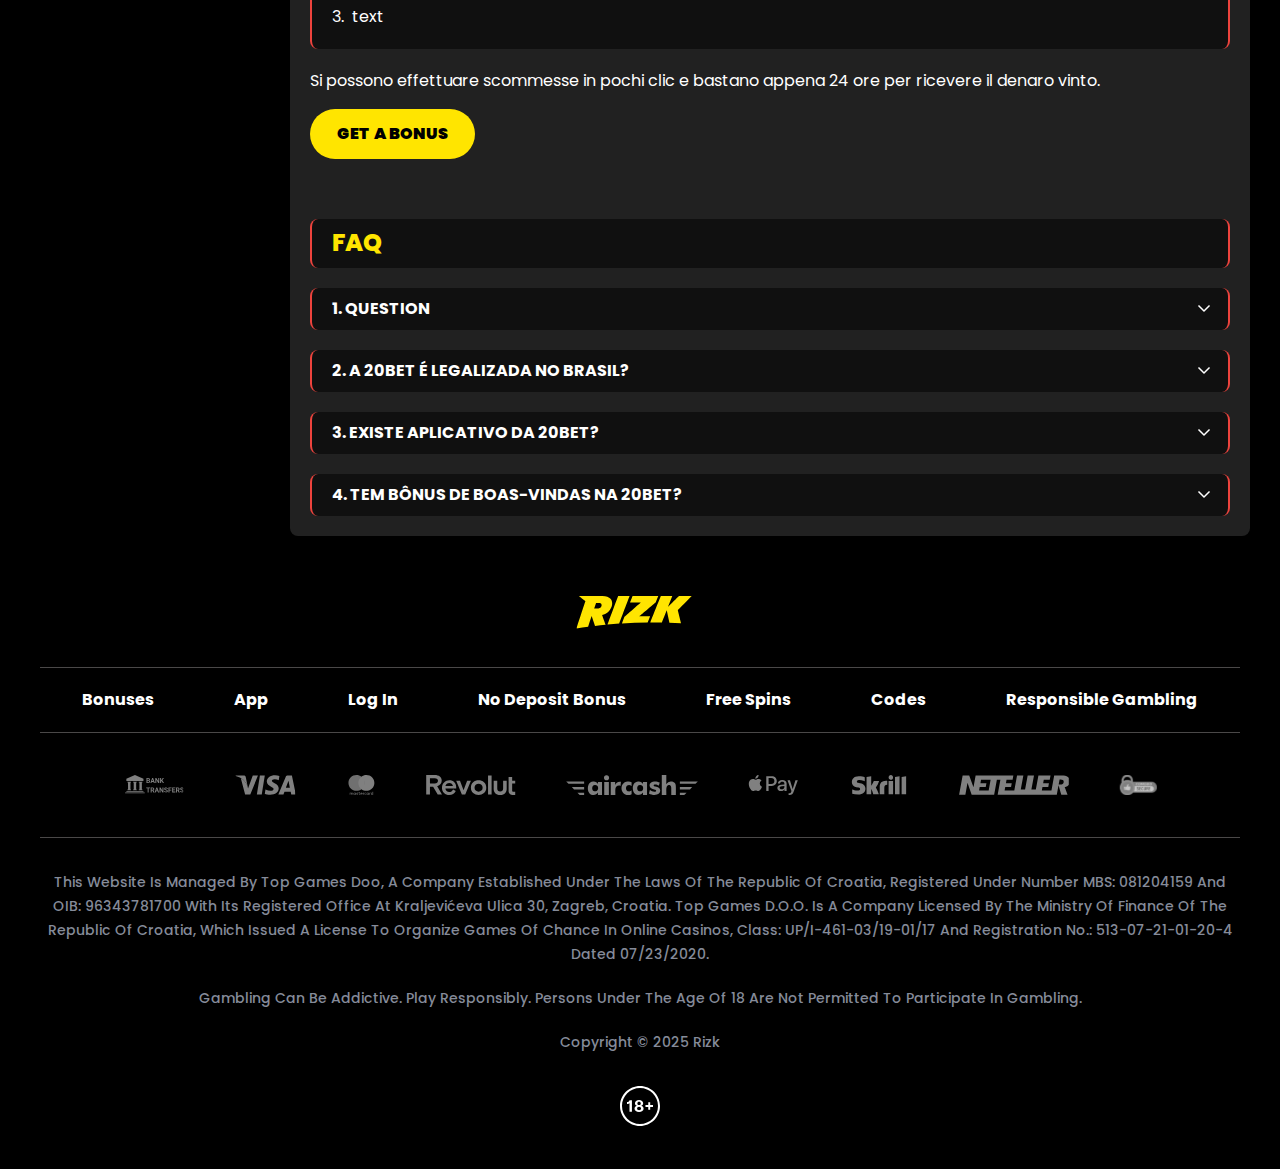
<file: deposit.html>
<!DOCTYPE html>
<html lang="gb">
  <head>
    <meta charset="UTF-8" />

   <meta name="viewport" content="width=device-width, initial-scale=1.0, maximum-scale=1.0">

    <title>20Bet Brasil: Casa de Aposta 
e Cassino</title>
    <meta name="description" content />
    <meta property="og:site_name" content />
    <meta property="og:title" content />
    <meta property="og:type" content="website" />
    <meta property="og:url" content />
    <meta property="og:image" content />
    <meta property="og:image:alt" content />
    <meta property="og:locale" content="gb" />
    <meta property="og:description" content />
    <link rel="preconnect" href="https://fonts.googleapis.com" />
    <link rel="preconnect" href="https://fonts.gstatic.com" crossorigin />
    <link href="https://fonts.googleapis.com/css2?family=Poppins:wght@300;400;500;600;700;800;900&display=swap" rel="stylesheet">


    <link rel="stylesheet" href="./css/reset.css" />
    <link rel="stylesheet" href="./css/main.css" />
    <link rel="stylesheet" href="./css/media.css" />
    <link rel="icon" href="./images/favicon.png" type="image/x-icon" />
    <script
      src="https://code.jquery.com/jquery-3.6.1.min.js"
      integrity="sha256-o88AwQnZB+VDvE9tvIXrMQaPlFFSUTR+nldQm1LuPXQ="
      crossorigin="anonymous"
    ></script>
  </head>
  <body>
    <header class="header">
      <section class="content header__content">
        <a href="./index.html" class="logo header__logo"
          ><img src="./images/header/logo.svg" alt="logo" title
        /></a>
        <button class="header__btn-menu">
          <svg
            width="16px"
            height="16px"
            viewBox="0 0 16 16"
            xmlns="http://www.w3.org/2000/svg"
          >
            <rect y="0" width="16" height="3" rx="1.5"></rect>
            <rect y="6.5" width="16" height="3" rx="1.5"></rect>
            <rect y="13" width="16" height="3" rx="1.5"></rect>
          </svg>
        </button>

        <nav class="menu header__menu">
      <ul class="header__menu-list">
            <li class="">
              <div class="header__menu-wrapper">
                <div class="js-button-expander js-button-expander--menu" >
                <a href="./bonus.html" >
                <span>Bonuses</span>
              </a>
              </div>
              <div class="header__menu-wrap js-expand-content js-expand-content--menu">
                <ul >
                  <li>
                    <a href="./deposit.html">
                    <span>No Deposit Bonus</span>
                  </a></li>
                  <li><a href="./spins.html">
                    <span>free spins</span>
                  </a>
                </li>
                  <li><a href="./codes.html">
                    <span>Codes</span>
                  </a>
                </li>
                </ul>
              </div>
              </div>
               <a href="./bonus.html" class="header__menu-item">
                <span>Bonuses</span>
              </a>
            </li>
            <li>
              <a href="./app.html">
                <span>App</span>
              </a>
            </li>
             <li>
              <a href="./login.html">
                <span>Login</span>
              </a>
            </li>
            
            </li>
             <li>
                    <a href="./deposit.html">
                    <span>No Deposit Bonus</span>
                  </a></li>
                   <li><a href="./spins.html">
                    <span>free spins</span>
                  </a>
                </li>
                  <li><a href="./codes.html">
                    <span>Codes</span>
                  </a>
                </li>
          </ul>
          <div class="header__button header__button-menu">
            <a href="#" class="button button__login-menu">log in</a>
            <a href="#" class="button button__menu">register</a>
          </div>
        </nav>
 <div class="header__language">
                <div class="header__flag-wrap">
                  <a class="header__country" href="#">
                    <span><img src="./images/flag.png" alt=" Flag" title /></span>
                    <span>gb</span>
                  </a>
                </div>
                <div class="header__flag-menu">
                  <ul>
                    <li>
                     
                    </li>
                    <li>
                      <a href="#" class="header__flag-link">
                        <span>
                          <img src="./images/flag-no.png" alt="flag" title />
                        </span>
                        <span>no</span>
                      </a>
                    </li>
                    <li>
                      <a href="#" class="header__flag-link">
                        <span>
                          <img src="./images/flag-de.png" alt="flag" title />
                        </span>
                        <span>de</span>
                      </a>
                    </li>
                    
                    <li>
                      <a href="#" class="header__flag-link">
                        <span>
                          <img src="./images/flag-fi.png" alt="flag" title />
                        </span>
                        <span>fi</span>
                      </a>
                    </li>
                  </ul>
                </div>
              </div> 
        <a href="#" class="button button__login">log in</a>
        <a href="#" class="button button__singup">register</a>
       
      </section>
    </header>
    <main class="main home ">
    
      <section class="main__wrap ">
       <aside class="sidebar sidebar-left">
          <div class="sidebar-left__quik">
           
            <ul class="menu__links">
              <li>
                <a href="#"
                  ><img
                    src="./images/left-menu/games.svg"
                    alt="games"
                    title
                  />games</a
                >
              </li>
              <li>
                <a href="#"
                  ><img
                    src="./images/left-menu/promotions.svg"
                    alt="promotions"
                    title
                  />promotions</a
                >
              </li>
              <li>
                <a href="#"
                  ><img
                    src="./images/left-menu/racing.svg"
                    alt="rizk Racing"
                    title
                  />rizk Racing</a
                >
              </li>
              <li>
                <a href="#"
                  ><img
                    src="./images/left-menu/draws.svg"
                    alt="Live casino"
                    title
                  />rizk Draws</a
                >
              </li>
              <li>
                <a href="#"
                  ><img
                    src="./images/left-menu/wheel.svg"
                    alt="wheel of rizk"
                    title
                  />wheel of rizk</a
                >
              </li>
              <li>
                <a href="#"
                  ><img
                    src="./images/left-menu/insider.svg"
                    alt="insider"
                    title
                  />insider</a
                >
              </li>
              <li>
                <a href="#"
                  ><img
                    src="./images/left-menu/support.svg"
                    alt="chat support"
                    title
                  />chat support</a
                >
              </li>
             
            </ul>
          </div>

          <div class="sidebar-left__review">
            <div class="menu__review-desk">Table of Contents</div>
            <ul class="menu__review">
              <li><a href="#">Review </a></li>
              <li><a href="#">Registration</a></li>
              <li><a href="#">Layouts and navigation</a></li>
              <li><a href="#"> Betting </a></li>
               <li><a href="#">Sports offers</a></li>
              <li><a href="#">Sports betting</a></li>
              <li><a href="#">Live stream</a></li>
              <li><a href="#">Live betting</a></li>
              <li><a href="#">Cash out</a></li>
             
            </ul>
          </div>
        </aside>
        <section class="content__wrapper ">
            <section class="content hero ">
        <div class="background background-page">
          <img src="./images/bg-banner.webp" alt="hero" title />
           <div class="decor-background">
              <img src="./images/deposit/decor-bg-deposit.png" alt="hero" title />
            </div>
        </div>
        <div class="hero__wrapper hero__wrapper-page">
          <div class="hero__data hero__data-page">
            <ul
              class="breadcrumbs"
              
            >
              <li
               
              >
                <a href="#">
                  <span >Home</span></a
                >
                
              </li>
              <li
                
              >
                <a href="#" >
                  <span >No Deposit Bonus</span></a
                >
               
              </li>
            </ul>
              <h1 class="title general hero__title">
                 20Bet Brasil: Casa de Aposta 
e Cassino
                </h1>
                <p class="hero__text">A 20Bet apostas online é a novidade mais relevante 
no mercado de apostas do Brasil</p>
            <a href="#" class="button hero__button">Register</a>
          </div>
        </div>
      </section>
          <section class="content menu-review__content">
            <div class="menu__review-desk menu__review-content">
             Table of Contents
            </div>
            <ul class="menu__review menu__review-list">
               <li><a href="#">Review </a></li>
              <li><a href="#">Registration</a></li>
              <li><a href="#">Layouts and navigation</a></li>
              <li><a href="#"> Betting </a></li>
               <li><a href="#">Sports offers</a></li>
              <li><a href="#">Sports betting</a></li>
              <li><a href="#">Live stream</a></li>
              <li><a href="#">Live betting</a></li>
              <li><a href="#">Cash out</a></li>
             
            </ul>
          </section>
          <section class="content article">
            <p>
              Formidabile sito di scommesse online, con
              22Bet potrete realizzare i
              vostri desideri, trasformando il vostro hobby preferito in una
              fonte di guadagno. Questo allibratore è esperto di servizi di
              casinò e sportsbook, consentendo a chiunque lo utilizzi di
              scegliere l’esperienza di gioco che più li gratifichi.
            </p>
            <p>
              Si possono effettuare scommesse in pochi clic e bastano appena 24
              ore per ricevere il denaro vinto.
            </p>
          </section>
          <section class="content banner banner__deposit">
            <div class="background banner__background-page">
              <img src="./images/deposit/banner-deposit.webp" alt="banner" title />
             
            </div>
           <div class="banner__info">
              <h2 class="title high banner__title">
                Welcome bonus!
              </h2>
              <p class="banner__subtitle">100 € + 150 free spins For your first deposit</p>
              <a href="#" class="button banner__button">get a bonus</a>
            </div>
          </section>
 <section class="content article">
            <h2 class="title high article__title">
             Bookmaker company Online betting
            </h2>
            <p>
              Formidabile sito di scommesse online, con
              22Bet potrete realizzare i
              vostri desideri, trasformando il vostro hobby preferito in una
              fonte di guadagno. Questo allibratore è esperto di servizi di
              casinò e sportsbook, consentendo a chiunque lo utilizzi di
              scegliere l’esperienza di gioco che più li gratifichi.
            </p>
          <h3>  Bookmaker company Online betting</h3>

            <p>
              Si possono effettuare scommesse in pochi clic e bastano appena 24
              ore per ricevere il denaro vinto.
            </p>
           
          </section>

          <section class="content article article__list">
            <h2 class="title high article__title">
              Bookmaker company Online betting
            </h2>
            <p>
              Formidabile sito di scommesse online, con
              22Bet potrete realizzare i
              vostri desideri, trasformando il vostro hobby preferito in una
              fonte di guadagno. Questo allibratore è esperto di servizi di
              casinò e sportsbook, consentendo a chiunque lo utilizzi di
              scegliere l’esperienza di gioco che più li gratifichi.
            </p>
            <ol >
              <li>text</li>
              <li>text</li>
              <li>text</li>
            </ol>

            <p>
              Si possono effettuare scommesse in pochi clic e bastano appena 24
              ore per ricevere il denaro vinto.
            </p>
            <a href="#" class="button ">get a bonus</a>
          </section>

       <section class="content faq">
            <h2 class="title high faq__title">FAQ</h2>
            <ul
              class="faq__list"
              
            >
              <li
                class="faq__item"
                
              >
                <h3
                  class="title medium faq__subtitle js-button-expander js-button-expander--faq"
                  
                >
                1. Question
                </h3>
                <div
                  class="faq__answer js-expand-content js-expand-content--faq"
                 
                >
                  <p >
                    Sim, a casa de apostas tem licença emitida por Curaçao, que é reconhecida no Brasil e a permite atuar por aqui.
                  </p>
                </div>
              </li>
              <li
                class="faq__item"
               
              >
                <h3
                  class="title medium faq__subtitle js-button-expander js-button-expander--faq"
                 
                >
                2. A 20Bet é legalizada no Brasil?
                </h3>
                <div
                  class="faq__answer js-expand-content js-expand-content--faq"
                 
                >
                  <p >
                    Sim, a casa de apostas tem licença emitida por Curaçao, que é reconhecida no Brasil e a permite atuar por aqui.
                  </p>
                </div>
              </li>
               <li
                class="faq__item"
                
              >
                <h3
                  class="title medium faq__subtitle js-button-expander js-button-expander--faq"
                  
                >
              3. Existe aplicativo da 20Bet?
                </h3>
                <div
                  class="faq__answer js-expand-content js-expand-content--faq"
                 
                >
                  <p >
                    Sim, disponível para sistemas operacionais iOS e Android.
                  </p>
                </div>
              </li>
              <li
                class="faq__item"
               
              >
                <h3
                  class="title medium faq__subtitle js-button-expander js-button-expander--faq"
                 
                >
              4. Tem bônus de boas-vindas na 20Bet?
                </h3>
                <div
                  class="faq__answer js-expand-content js-expand-content--faq"
                 
                >
                  <p >
                  O pacote especial para novos usuários da 20Bet paga 100% sobre o primeiro depósito, com limite de 600 BRL.
                  </p>
                </div>
              </li>
             
            </ul>
          </section>
        </section>
      </section>
    </main>
   <footer class="footer">
       
      <section class="content footer__content">
        <a href="#" class="logo footer__logo"
          ><img src="./images/footer/logo-footer.svg" alt="logo" title
        /></a>
        <ul class=" footer__menu">
          <li><a href="./bonus.html">Bonuses</a></li>
          <li><a href="./app.html">App</a></li>
          <li><a href="./login.html">log in</a></li>
          <li><a href="./deposit.html">No Deposit Bonus</a></li>
          <li><a href="./spins.html">free spins</a></li>
          <li><a href="./codes.html">codes</a></li>
          <li><a href="./responsible.html">responsible gambling</a></li>
        </ul>
        

        <ul class="footer__cards-list">
          <li>
            <a href="#"
              ><img src="./images/footer/transfer.svg" alt="transfer" title
            /></a>
          </li>
          <li>
            <a href="#"
              ><img src="./images/footer/visa.svg" alt="cardvisa" title
            /></a>
          </li>
          <li>
            <a href="#"
              ><img src="./images/footer/mastercard.svg" alt="mastercard" title
            /></a>
          </li>
           <li>
            <a href="#"
              ><img src="./images/footer/revolut.svg" alt="revolut" title
            /></a>
          </li>
          <li>
            <a href="#"
              ><img src="./images/footer/aircash.svg" alt="aircash" title
            /></a>
          </li>
          <li>
            <a href="#"
              ><img src="./images/footer/pay.svg" alt="pay" title
            /></a>
          </li>
           <li>
            <a href="#"
              ><img src="./images/footer/skrill.svg" alt="skrill" title
            /></a>
          </li>
          <li>
            <a href="#"
              ><img src="./images/footer/neteller.svg" alt="neteller" title
            /></a>
          </li>
          <li>
            <a href="#"
              ><img src="./images/footer/symbols.svg" alt="symbols" title
            /></a>
          </li>
          
        </ul>

        <div class="footer__wrapp">
          <div class="footer__text">
            <p>This website is managed by Top Games doo, a company established under the laws of the Republic of Croatia, registered under number MBS: 081204159 and OIB: 96343781700 with its registered office at Kraljevićeva ulica 30, Zagreb, Croatia. Top Games d.o.o. is a company licensed by the Ministry of Finance of the Republic of Croatia, which issued a license to organize games of chance in online casinos, Class: UP/I-461-03/19-01/17 and Registration No.: 513-07-21-01-20-4 dated 07/23/2020.</p>
            <p>
             Gambling can be addictive. Play responsibly. Persons under the age of 18 are not permitted to participate in gambling.
            </p>
            <p>Copyright &copy; 2025 Rizk </p>
            
          </div>
          <div class="footer__age">
            <img src="./images/footer/age.svg" alt="age" title />
          </div>
        </div>
      
      </section>
    </footer>

    <script src="./js/sidebar.js" defer></script>
    <script src="./js/expander.js" defer></script>
    <script src="./js/mobile-menu.js" defer></script>
    <script src="./js/flag.js" defer></script>
  </body>
</html>
</file>
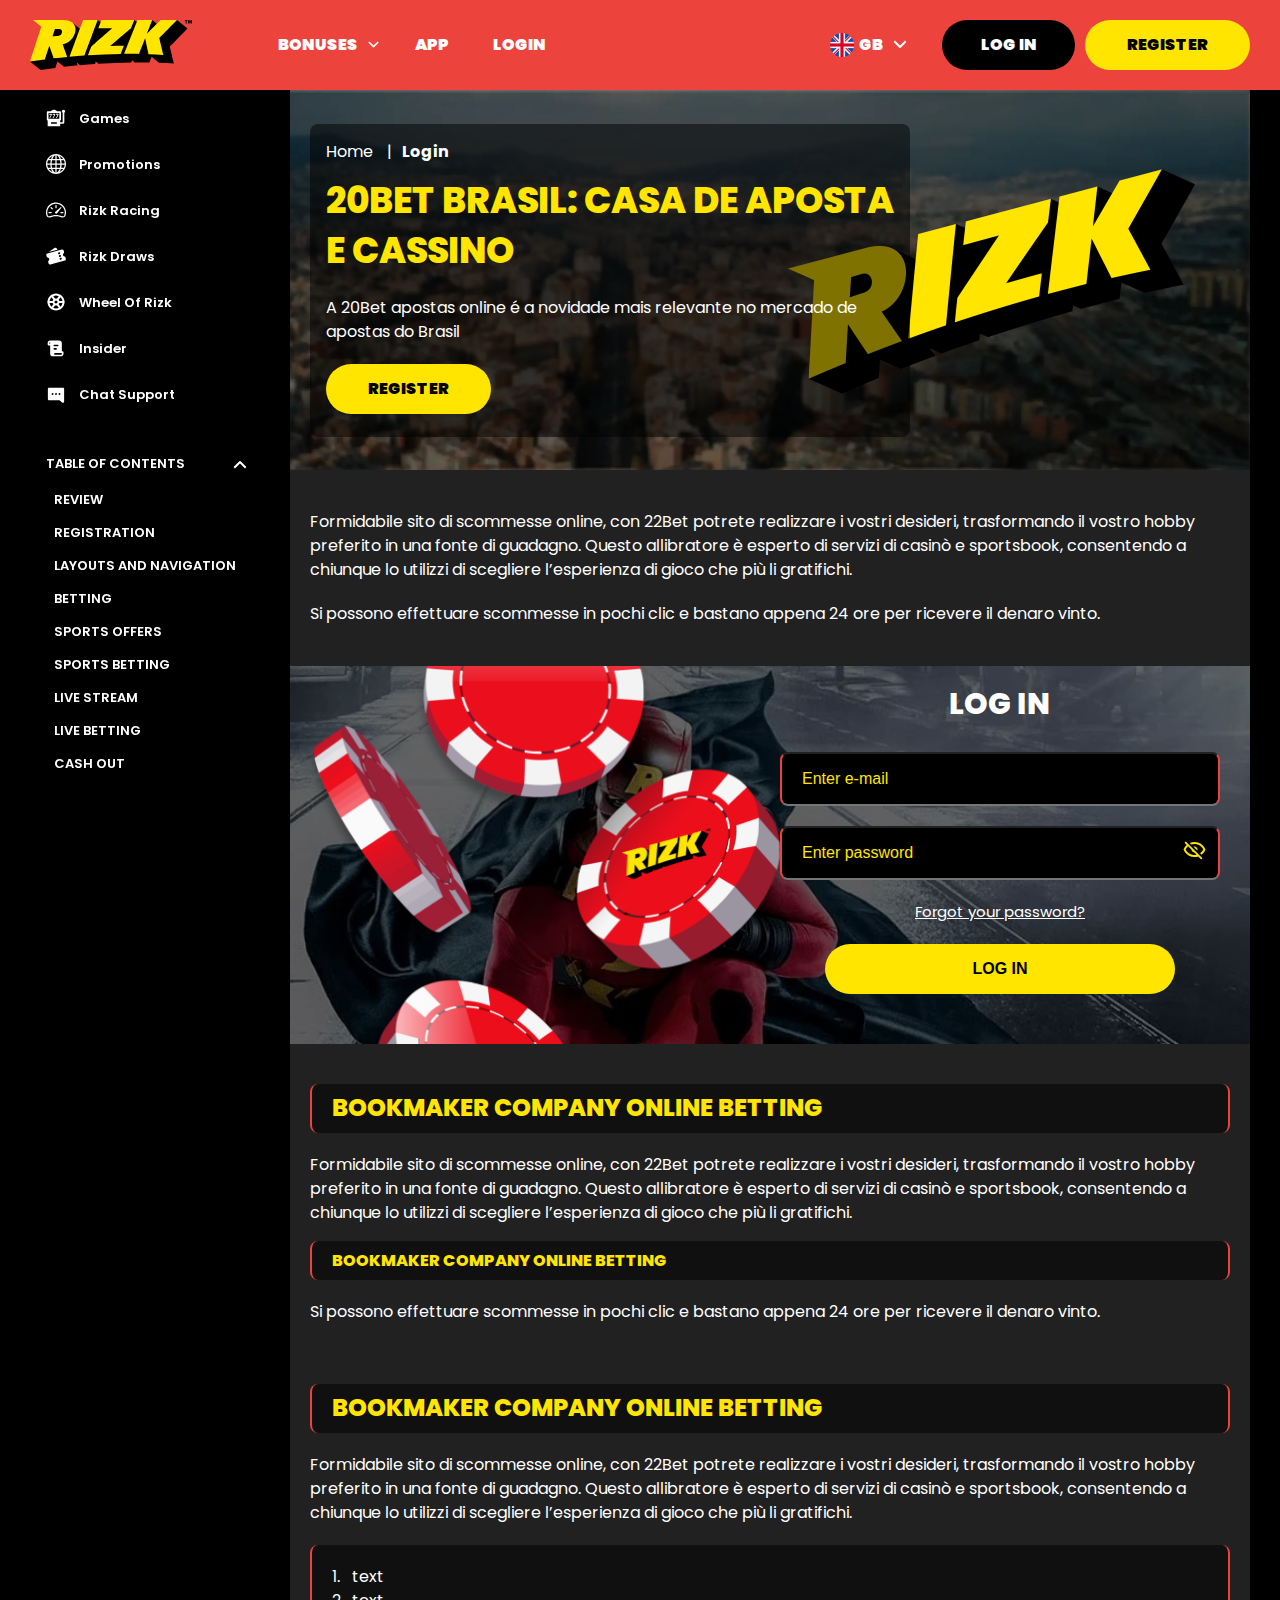
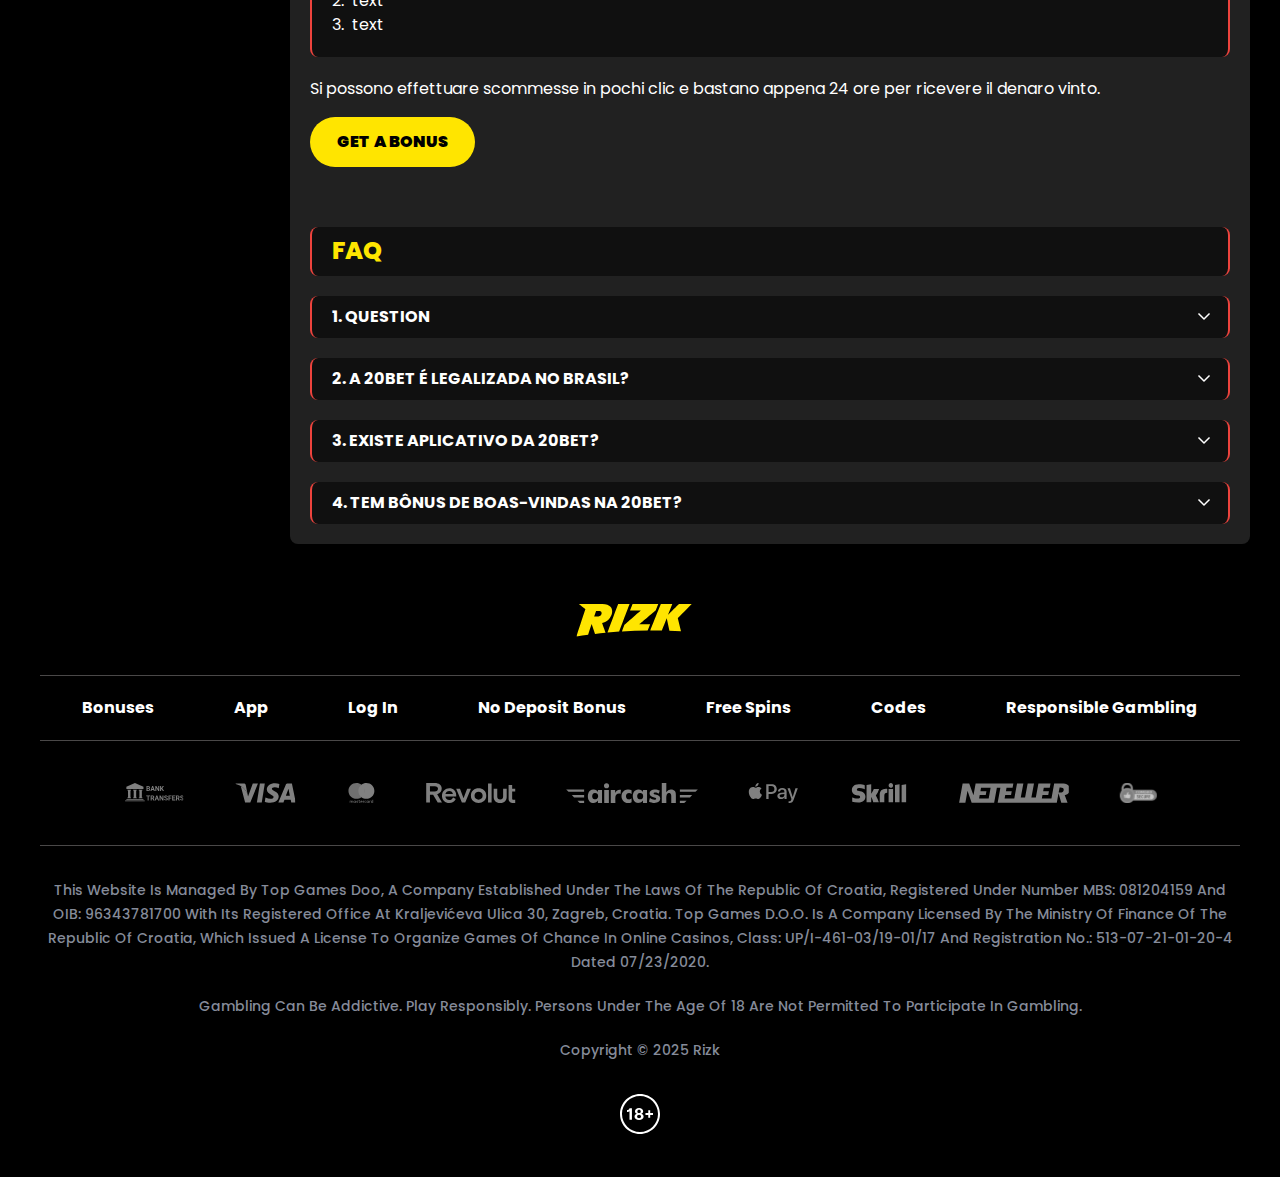
<file: login.html>
<!DOCTYPE html>
<html lang="gb">
  <head>
    <meta charset="UTF-8" />

   <meta name="viewport" content="width=device-width, initial-scale=1.0, maximum-scale=1.0">

    <title>20Bet Brasil: Casa de Aposta 
e Cassino</title>
    <meta name="description" content />
    <meta property="og:site_name" content />
    <meta property="og:title" content />
    <meta property="og:type" content="website" />
    <meta property="og:url" content />
    <meta property="og:image" content />
    <meta property="og:image:alt" content />
    <meta property="og:locale" content="gb" />
    <meta property="og:description" content />
    <link rel="preconnect" href="https://fonts.googleapis.com" />
    <link rel="preconnect" href="https://fonts.gstatic.com" crossorigin />
    <link href="https://fonts.googleapis.com/css2?family=Poppins:wght@300;400;500;600;700;800;900&display=swap" rel="stylesheet">


    <link rel="stylesheet" href="./css/reset.css" />
    <link rel="stylesheet" href="./css/main.css" />
    <link rel="stylesheet" href="./css/media.css" />
    <link rel="icon" href="./images/favicon.png" type="image/x-icon" />
    <script
      src="https://code.jquery.com/jquery-3.6.1.min.js"
      integrity="sha256-o88AwQnZB+VDvE9tvIXrMQaPlFFSUTR+nldQm1LuPXQ="
      crossorigin="anonymous"
    ></script>
  </head>
  <body>
    <header class="header">
      <section class="content header__content">
        <a href="./index.html" class="logo header__logo"
          ><img src="./images/header/logo.svg" alt="logo" title
        /></a>
        <button class="header__btn-menu">
          <svg
            width="16px"
            height="16px"
            viewBox="0 0 16 16"
            xmlns="http://www.w3.org/2000/svg"
          >
            <rect y="0" width="16" height="3" rx="1.5"></rect>
            <rect y="6.5" width="16" height="3" rx="1.5"></rect>
            <rect y="13" width="16" height="3" rx="1.5"></rect>
          </svg>
        </button>

        <nav class="menu header__menu">
      <ul class="header__menu-list">
            <li class="">
              <div class="header__menu-wrapper">
                <div class="js-button-expander js-button-expander--menu" >
                <a href="./bonus.html" >
                <span>Bonuses</span>
              </a>
              </div>
              <div class="header__menu-wrap js-expand-content js-expand-content--menu">
                <ul >
                  <li>
                    <a href="./deposit.html">
                    <span>No Deposit Bonus</span>
                  </a></li>
                  <li><a href="./spins.html">
                    <span>free spins</span>
                  </a>
                </li>
                  <li><a href="./codes.html">
                    <span>Codes</span>
                  </a>
                </li>
                </ul>
              </div>
              </div>
               <a href="./bonus.html" class="header__menu-item">
                <span>Bonuses</span>
              </a>
            </li>
            <li>
              <a href="./app.html">
                <span>App</span>
              </a>
            </li>
             <li>
              <a href="./login.html">
                <span>Login</span>
              </a>
            </li>
            
            </li>
             <li>
                    <a href="./deposit.html">
                    <span>No Deposit Bonus</span>
                  </a></li>
                   <li><a href="./spins.html">
                    <span>free spins</span>
                  </a>
                </li>
                  <li><a href="./codes.html">
                    <span>Codes</span>
                  </a>
                </li>
          </ul>
          <div class="header__button header__button-menu">
            <a href="#" class="button button__login-menu">log in</a>
            <a href="#" class="button button__menu">register</a>
          </div>
        </nav>
 <div class="header__language">
                <div class="header__flag-wrap">
                  <a class="header__country" href="#">
                    <span><img src="./images/flag.png" alt=" Flag" title /></span>
                    <span>gb</span>
                  </a>
                </div>
                <div class="header__flag-menu">
                  <ul>
                    <li>
                     
                    </li>
                    <li>
                      <a href="#" class="header__flag-link">
                        <span>
                          <img src="./images/flag-no.png" alt="flag" title />
                        </span>
                        <span>no</span>
                      </a>
                    </li>
                    <li>
                      <a href="#" class="header__flag-link">
                        <span>
                          <img src="./images/flag-de.png" alt="flag" title />
                        </span>
                        <span>de</span>
                      </a>
                    </li>
                    
                    <li>
                      <a href="#" class="header__flag-link">
                        <span>
                          <img src="./images/flag-fi.png" alt="flag" title />
                        </span>
                        <span>fi</span>
                      </a>
                    </li>
                  </ul>
                </div>
              </div> 
        <a href="#" class="button button__login">log in</a>
        <a href="#" class="button button__singup">register</a>
       
      </section>
    </header>
    <main class="main home ">
    
      <section class="main__wrap ">
       <aside class="sidebar sidebar-left">
          <div class="sidebar-left__quik">
           
            <ul class="menu__links">
              <li>
                <a href="#"
                  ><img
                    src="./images/left-menu/games.svg"
                    alt="games"
                    title
                  />games</a
                >
              </li>
              <li>
                <a href="#"
                  ><img
                    src="./images/left-menu/promotions.svg"
                    alt="promotions"
                    title
                  />promotions</a
                >
              </li>
              <li>
                <a href="#"
                  ><img
                    src="./images/left-menu/racing.svg"
                    alt="rizk Racing"
                    title
                  />rizk Racing</a
                >
              </li>
              <li>
                <a href="#"
                  ><img
                    src="./images/left-menu/draws.svg"
                    alt="Live casino"
                    title
                  />rizk Draws</a
                >
              </li>
              <li>
                <a href="#"
                  ><img
                    src="./images/left-menu/wheel.svg"
                    alt="wheel of rizk"
                    title
                  />wheel of rizk</a
                >
              </li>
              <li>
                <a href="#"
                  ><img
                    src="./images/left-menu/insider.svg"
                    alt="insider"
                    title
                  />insider</a
                >
              </li>
              <li>
                <a href="#"
                  ><img
                    src="./images/left-menu/support.svg"
                    alt="chat support"
                    title
                  />chat support</a
                >
              </li>
             
            </ul>
          </div>

          <div class="sidebar-left__review">
            <div class="menu__review-desk">Table of Contents</div>
            <ul class="menu__review">
              <li><a href="#">Review </a></li>
              <li><a href="#">Registration</a></li>
              <li><a href="#">Layouts and navigation</a></li>
              <li><a href="#"> Betting </a></li>
               <li><a href="#">Sports offers</a></li>
              <li><a href="#">Sports betting</a></li>
              <li><a href="#">Live stream</a></li>
              <li><a href="#">Live betting</a></li>
              <li><a href="#">Cash out</a></li>
             
            </ul>
          </div>
        </aside>
        <section class="content__wrapper ">
            <section class="content hero ">
        <div class="background background-page background-page-login">
          <img src="./images/bg-banner.webp" alt="hero" title />
           <div class="decor-background">
              <img src="./images/login/decor-bg-login.png" alt="hero" title />
            </div>
        </div>
        <div class="hero__wrapper hero__wrapper-page">
          <div class="hero__data hero__data-page">
            <ul
              class="breadcrumbs"
              
            >
              <li
               
              >
                <a href="#">
                  <span >Home</span></a
                >
                
              </li>
              <li
                
              >
                <a href="#" >
                  <span >Login</span></a
                >
               
              </li>
            </ul>
              <h1 class="title general hero__title">
                 20Bet Brasil: Casa de Aposta 
e Cassino
                </h1>
                <p class="hero__text">A 20Bet apostas online é a novidade mais relevante 
no mercado de apostas do Brasil</p>
            <a href="#" class="button hero__button">Register</a>
          </div>
        </div>
      </section>
          <section class="content menu-review__content">
            <div class="menu__review-desk menu__review-content">
             Table of Contents
            </div>
            <ul class="menu__review menu__review-list">
               <li><a href="#">Review </a></li>
              <li><a href="#">Registration</a></li>
              <li><a href="#">Layouts and navigation</a></li>
              <li><a href="#"> Betting </a></li>
               <li><a href="#">Sports offers</a></li>
              <li><a href="#">Sports betting</a></li>
              <li><a href="#">Live stream</a></li>
              <li><a href="#">Live betting</a></li>
              <li><a href="#">Cash out</a></li>
             
            </ul>
          </section>
          <section class="content article">
            <p>
              Formidabile sito di scommesse online, con
              22Bet potrete realizzare i
              vostri desideri, trasformando il vostro hobby preferito in una
              fonte di guadagno. Questo allibratore è esperto di servizi di
              casinò e sportsbook, consentendo a chiunque lo utilizzi di
              scegliere l’esperienza di gioco che più li gratifichi.
            </p>
            <p>
              Si possono effettuare scommesse in pochi clic e bastano appena 24
              ore per ricevere il denaro vinto.
            </p>
          </section>
          <section class="content banner__login">
            <div class="background banner__background-login">
             <img src="./images/login/banner-login.webp" alt="banner" title />
           <div class="decor-login">
            <img src="./images/login/decor-banner-login.png" alt="" title="">
           </div>
            </div>
            <div class="banner__login-info">
<h2 class="title__login">LOG IN</h2>
              
              <form action="/submit" method="post">
  <input
    type="email"
    id="email"
    name="email"
    placeholder="Enter e-mail"
   
    required
  >

  <div class="input-password-wrapper">
  <input
    type="password"
    id="password"
    name="password"
    placeholder="Enter password"
    
    required
  >
  <span class="toggle-password" onclick="togglePassword()">
                            <span class="eye eye-hidden active">
                                <svg width="25" height="24" viewBox="0 0 25 24" fill="none" xmlns="http://www.w3.org/2000/svg">
                                    <path d="M2.5 5.27L3.78 4L20.5 20.72L19.23 22L16.15 18.92C15 19.3 13.78 19.5 12.5 19.5C7.5 19.5 3.23 16.39 1.5 12C2.19 10.24 3.29 8.69 4.69 7.46L2.5 5.27ZM12.5 9C13.2956 9 14.0587 9.31607 14.6213 9.87868C15.1839 10.4413 15.5 11.2044 15.5 12C15.5005 12.3406 15.443 12.6787 15.33 13L11.5 9.17C11.8213 9.05698 12.1594 8.99949 12.5 9ZM12.5 4.5C17.5 4.5 21.77 7.61 23.5 12C22.6834 14.0729 21.2966 15.8723 19.5 17.19L18.08 15.76C19.4629 14.8034 20.5783 13.5091 21.32 12C20.5117 10.3499 19.2565 8.95963 17.6974 7.98735C16.1382 7.01508 14.3375 6.49976 12.5 6.5C11.41 6.5 10.34 6.68 9.34 7L7.8 5.47C9.24 4.85 10.83 4.5 12.5 4.5ZM3.68 12C4.48835 13.6501 5.74345 15.0404 7.30264 16.0126C8.86182 16.9849 10.6625 17.5002 12.5 17.5C13.19 17.5 13.87 17.43 14.5 17.29L12.22 15C11.5242 14.9254 10.8748 14.6149 10.38 14.12C9.88512 13.6252 9.57458 12.9758 9.5 12.28L6.1 8.87C5.11 9.72 4.28 10.78 3.68 12Z" fill="#FFE500"/>
                                </svg>
                            </span>
                            <span class="eye eye-visible">
                                <svg width="25" height="24" viewBox="0 0 25 24" fill="none" xmlns="http://www.w3.org/2000/svg">
                                <path d="M12.5 4.5C7.5 4.5 3.23 7.61 1.5 12C3.23 16.39 7.5 19.5 12.5 19.5C17.5 19.5 21.77 16.39 23.5 12C21.77 7.61 17.5 4.5 12.5 4.5ZM12.5 17.5C9.46 17.5 6.84 15.28 5.5 12C6.84 8.72 9.46 6.5 12.5 6.5C15.54 6.5 18.16 8.72 19.5 12C18.16 15.28 15.54 17.5 12.5 17.5ZM12.5 9C11.7044 9 10.9413 9.31607 10.3787 9.87868C9.81607 10.4413 9.5 11.2044 9.5 12C9.5 12.7956 9.81607 13.5587 10.3787 14.1213C10.9413 14.6839 11.7044 15 12.5 15C13.2956 15 14.0587 14.6839 14.6213 14.1213C15.1839 13.5587 15.5 12.7956 15.5 12C15.5 11.2044 15.1839 10.4413 14.6213 9.87868C14.0587 9.31607 13.2956 9 12.5 9Z" fill="#FFE500"/>
                                </svg>
                            </span>
                        </span>
</div>

<a href="#" class="banner__login-forgot">Forgot your password?</a>
  <button type="submit" class="button submit">Log in</button>
</form>


             
            </div>
          </section>
 <section class="content article">
            <h2 class="title high article__title">
             Bookmaker company Online betting
            </h2>
            <p>
              Formidabile sito di scommesse online, con
              22Bet potrete realizzare i
              vostri desideri, trasformando il vostro hobby preferito in una
              fonte di guadagno. Questo allibratore è esperto di servizi di
              casinò e sportsbook, consentendo a chiunque lo utilizzi di
              scegliere l’esperienza di gioco che più li gratifichi.
            </p>
          <h3>  Bookmaker company Online betting</h3>

            <p>
              Si possono effettuare scommesse in pochi clic e bastano appena 24
              ore per ricevere il denaro vinto.
            </p>
           
          </section>

          <section class="content article article__list">
            <h2 class="title high article__title">
              Bookmaker company Online betting
            </h2>
            <p>
              Formidabile sito di scommesse online, con
              22Bet potrete realizzare i
              vostri desideri, trasformando il vostro hobby preferito in una
              fonte di guadagno. Questo allibratore è esperto di servizi di
              casinò e sportsbook, consentendo a chiunque lo utilizzi di
              scegliere l’esperienza di gioco che più li gratifichi.
            </p>
            <ol >
              <li>text</li>
              <li>text</li>
              <li>text</li>
            </ol>

            <p>
              Si possono effettuare scommesse in pochi clic e bastano appena 24
              ore per ricevere il denaro vinto.
            </p>
            <a href="#" class="button ">get a bonus</a>
          </section>

       <section class="content faq">
            <h2 class="title high faq__title">FAQ</h2>
            <ul
              class="faq__list"
              
            >
              <li
                class="faq__item"
                
              >
                <h3
                  class="title medium faq__subtitle js-button-expander js-button-expander--faq"
                  
                >
                1. Question
                </h3>
                <div
                  class="faq__answer js-expand-content js-expand-content--faq"
                 
                >
                  <p >
                    Sim, a casa de apostas tem licença emitida por Curaçao, que é reconhecida no Brasil e a permite atuar por aqui.
                  </p>
                </div>
              </li>
              <li
                class="faq__item"
               
              >
                <h3
                  class="title medium faq__subtitle js-button-expander js-button-expander--faq"
                 
                >
                2. A 20Bet é legalizada no Brasil?
                </h3>
                <div
                  class="faq__answer js-expand-content js-expand-content--faq"
                 
                >
                  <p >
                    Sim, a casa de apostas tem licença emitida por Curaçao, que é reconhecida no Brasil e a permite atuar por aqui.
                  </p>
                </div>
              </li>
               <li
                class="faq__item"
                
              >
                <h3
                  class="title medium faq__subtitle js-button-expander js-button-expander--faq"
                  
                >
              3. Existe aplicativo da 20Bet?
                </h3>
                <div
                  class="faq__answer js-expand-content js-expand-content--faq"
                 
                >
                  <p >
                    Sim, disponível para sistemas operacionais iOS e Android.
                  </p>
                </div>
              </li>
              <li
                class="faq__item"
               
              >
                <h3
                  class="title medium faq__subtitle js-button-expander js-button-expander--faq"
                 
                >
              4. Tem bônus de boas-vindas na 20Bet?
                </h3>
                <div
                  class="faq__answer js-expand-content js-expand-content--faq"
                 
                >
                  <p >
                  O pacote especial para novos usuários da 20Bet paga 100% sobre o primeiro depósito, com limite de 600 BRL.
                  </p>
                </div>
              </li>
             
            </ul>
          </section>
        </section>
      </section>
    </main>
   <footer class="footer">
      
      <section class="content footer__content">
        <a href="#" class="logo footer__logo"
          ><img src="./images/footer/logo-footer.svg" alt="logo" title
        /></a>
        <ul class=" footer__menu">
          <li><a href="./bonus.html">Bonuses</a></li>
          <li><a href="./app.html">App</a></li>
          <li><a href="./login.html">log in</a></li>
          <li><a href="./deposit.html">No Deposit Bonus</a></li>
          <li><a href="./spins.html">free spins</a></li>
          <li><a href="./codes.html">codes</a></li>
          <li><a href="./responsible.html">responsible gambling</a></li>
        </ul>
        

        <ul class="footer__cards-list">
          <li>
            <a href="#"
              ><img src="./images/footer/transfer.svg" alt="transfer" title
            /></a>
          </li>
          <li>
            <a href="#"
              ><img src="./images/footer/visa.svg" alt="cardvisa" title
            /></a>
          </li>
          <li>
            <a href="#"
              ><img src="./images/footer/mastercard.svg" alt="mastercard" title
            /></a>
          </li>
           <li>
            <a href="#"
              ><img src="./images/footer/revolut.svg" alt="revolut" title
            /></a>
          </li>
          <li>
            <a href="#"
              ><img src="./images/footer/aircash.svg" alt="aircash" title
            /></a>
          </li>
          <li>
            <a href="#"
              ><img src="./images/footer/pay.svg" alt="pay" title
            /></a>
          </li>
           <li>
            <a href="#"
              ><img src="./images/footer/skrill.svg" alt="skrill" title
            /></a>
          </li>
          <li>
            <a href="#"
              ><img src="./images/footer/neteller.svg" alt="neteller" title
            /></a>
          </li>
          <li>
            <a href="#"
              ><img src="./images/footer/symbols.svg" alt="symbols" title
            /></a>
          </li>
          
        </ul>

        <div class="footer__wrapp">
          <div class="footer__text">
            <p>This website is managed by Top Games doo, a company established under the laws of the Republic of Croatia, registered under number MBS: 081204159 and OIB: 96343781700 with its registered office at Kraljevićeva ulica 30, Zagreb, Croatia. Top Games d.o.o. is a company licensed by the Ministry of Finance of the Republic of Croatia, which issued a license to organize games of chance in online casinos, Class: UP/I-461-03/19-01/17 and Registration No.: 513-07-21-01-20-4 dated 07/23/2020.</p>
            <p>
             Gambling can be addictive. Play responsibly. Persons under the age of 18 are not permitted to participate in gambling.
            </p>
            <p>Copyright &copy; 2025 Rizk </p>
            
          </div>
          <div class="footer__age">
            <img src="./images/footer/age.svg" alt="age" title />
          </div>
        </div>
      
      </section>
    </footer>

    <script src="./js/sidebar.js" defer></script>
    <script src="./js/expander.js" defer></script>
    <script src="./js/mobile-menu.js" defer></script>
    <script src="./js/eye.js" defer></script>
     <script src="./js/flag.js" defer></script>
  </body>
</html>
</file>
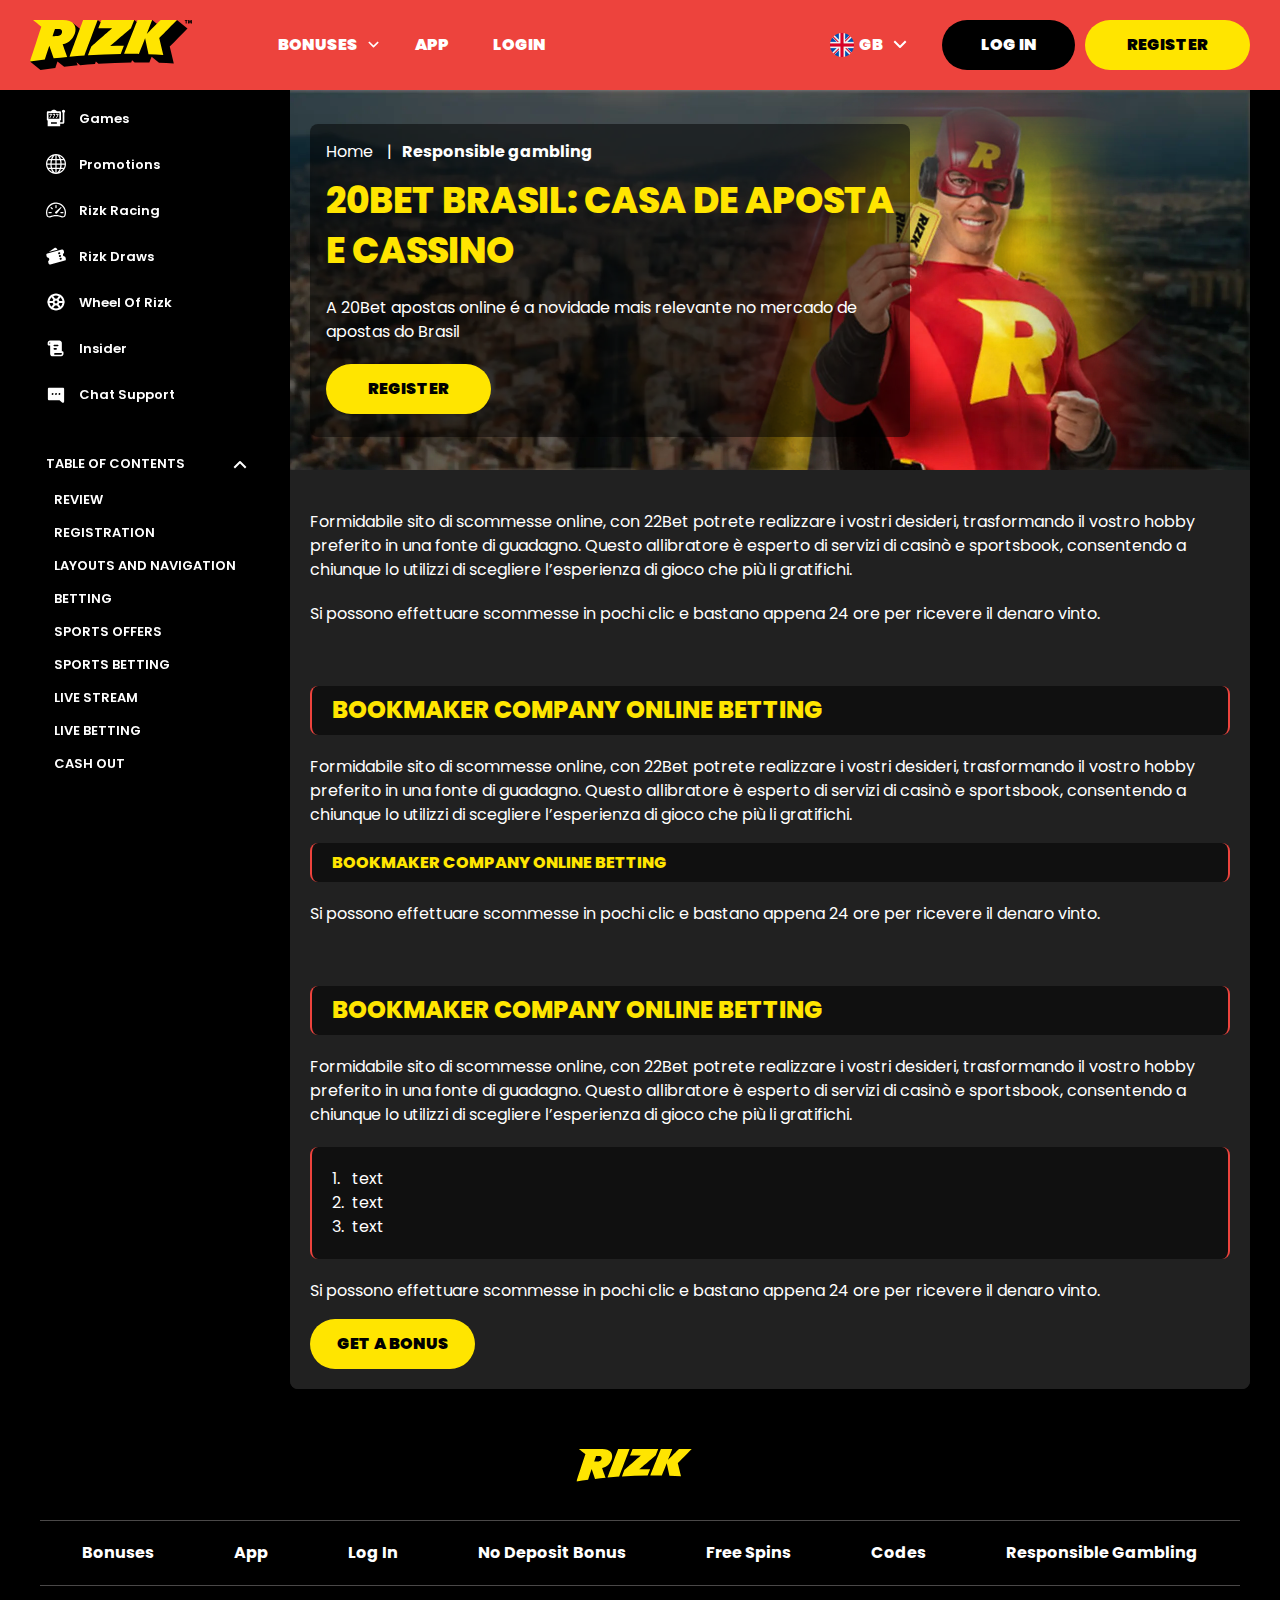
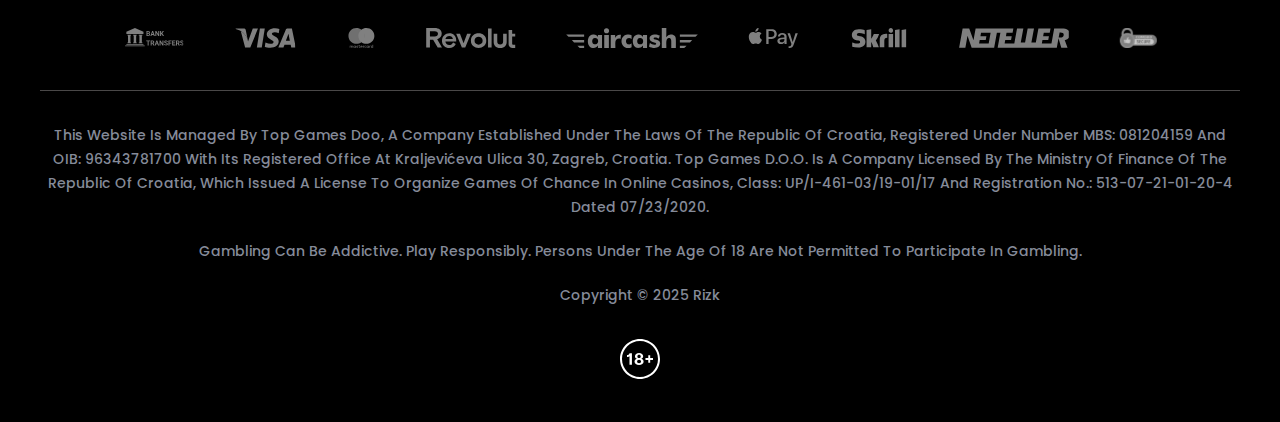
<file: responsible.html>
<!DOCTYPE html>
<html lang="bg">
  <head>
    <meta charset="UTF-8" />

    <meta name="viewport" content="width=device-width, initial-scale=1.0, maximum-scale=1.0">

    <title>20Bet Brasil: Casa de Aposta 
e Cassino</title>
    <meta name="description" content />
    <meta property="og:site_name" content />
    <meta property="og:title" content />
    <meta property="og:type" content="website" />
    <meta property="og:url" content />
    <meta property="og:image" content />
    <meta property="og:image:alt" content />
    <meta property="og:locale" content="bg" />
    <meta property="og:description" content />
    <link rel="preconnect" href="https://fonts.googleapis.com" />
    <link rel="preconnect" href="https://fonts.gstatic.com" crossorigin />
   <link href="https://fonts.googleapis.com/css2?family=Poppins:wght@300;400;500;600;700;800;900&display=swap" rel="stylesheet">


    <link rel="stylesheet" href="./css/reset.css" />
    <link rel="stylesheet" href="./css/main.css" />
    <link rel="stylesheet" href="./css/media.css" />
    <link rel="icon" href="./images/favicon.png" type="image/x-icon" />
    <script
      src="https://code.jquery.com/jquery-3.6.1.min.js"
      integrity="sha256-o88AwQnZB+VDvE9tvIXrMQaPlFFSUTR+nldQm1LuPXQ="
      crossorigin="anonymous"
    ></script>
  </head>
  <body>
    <header class="header">
      <section class="content header__content">
        <a href="./index.html" class="logo header__logo"
          ><img src="./images/header/logo.svg" alt="logo" title
        /></a>
        <button class="header__btn-menu">
          <svg
            width="16px"
            height="16px"
            viewBox="0 0 16 16"
            xmlns="http://www.w3.org/2000/svg"
          >
            <rect y="0" width="16" height="3" rx="1.5"></rect>
            <rect y="6.5" width="16" height="3" rx="1.5"></rect>
            <rect y="13" width="16" height="3" rx="1.5"></rect>
          </svg>
        </button>

        <nav class="menu header__menu">
      <ul class="header__menu-list">
            <li class="">
              <div class="header__menu-wrapper">
                <div class="js-button-expander js-button-expander--menu" >
                <a href="./bonus.html" >
                <span>Bonuses</span>
              </a>
              </div>
              <div class="header__menu-wrap js-expand-content js-expand-content--menu">
                <ul >
                  <li>
                    <a href="./deposit.html">
                    <span>No Deposit Bonus</span>
                  </a></li>
                  <li><a href="./spins.html">
                    <span>free spins</span>
                  </a>
                </li>
                  <li><a href="./codes.html">
                    <span>Codes</span>
                  </a>
                </li>
                </ul>
              </div>
              </div>
               <a href="./bonus.html" class="header__menu-item">
                <span>Bonuses</span>
              </a>
            </li>
            <li>
              <a href="./app.html">
                <span>App</span>
              </a>
            </li>
             <li>
              <a href="./login.html">
                <span>Login</span>
              </a>
            </li>
            
            </li>
             <li>
                    <a href="./deposit.html">
                    <span>No Deposit Bonus</span>
                  </a></li>
                   <li><a href="./spins.html">
                    <span>free spins</span>
                  </a>
                </li>
                  <li><a href="./codes.html">
                    <span>Codes</span>
                  </a>
                </li>
          </ul>
          <div class="header__button header__button-menu">
            <a href="#" class="button button__login-menu">log in</a>
            <a href="#" class="button button__menu">register</a>
          </div>
        </nav>
 <div class="header__language">
                <div class="header__flag-wrap">
                  <a class="header__country" href="#">
                    <span><img src="./images/flag.png" alt=" Flag" title /></span>
                    <span>gb</span>
                  </a>
                </div>
                <div class="header__flag-menu">
                  <ul>
                    <li>
                     
                    </li>
                    <li>
                      <a href="#" class="header__flag-link">
                        <span>
                          <img src="./images/flag-no.png" alt="flag" title />
                        </span>
                        <span>no</span>
                      </a>
                    </li>
                    <li>
                      <a href="#" class="header__flag-link">
                        <span>
                          <img src="./images/flag-de.png" alt="flag" title />
                        </span>
                        <span>de</span>
                      </a>
                    </li>
                    
                    <li>
                      <a href="#" class="header__flag-link">
                        <span>
                          <img src="./images/flag-fi.png" alt="flag" title />
                        </span>
                        <span>fi</span>
                      </a>
                    </li>
                  </ul>
                </div>
              </div> 
        <a href="#" class="button button__login">log in</a>
        <a href="#" class="button button__singup">register</a>
       
      </section>
    </header>
    <main class="main home ">
    
      <section class="main__wrap ">
       <aside class="sidebar sidebar-left">
          <div class="sidebar-left__quik">
           
            <ul class="menu__links">
              <li>
                <a href="#"
                  ><img
                    src="./images/left-menu/games.svg"
                    alt="games"
                    title
                  />games</a
                >
              </li>
              <li>
                <a href="#"
                  ><img
                    src="./images/left-menu/promotions.svg"
                    alt="promotions"
                    title
                  />promotions</a
                >
              </li>
              <li>
                <a href="#"
                  ><img
                    src="./images/left-menu/racing.svg"
                    alt="rizk Racing"
                    title
                  />rizk Racing</a
                >
              </li>
              <li>
                <a href="#"
                  ><img
                    src="./images/left-menu/draws.svg"
                    alt="Live casino"
                    title
                  />rizk Draws</a
                >
              </li>
              <li>
                <a href="#"
                  ><img
                    src="./images/left-menu/wheel.svg"
                    alt="wheel of rizk"
                    title
                  />wheel of rizk</a
                >
              </li>
              <li>
                <a href="#"
                  ><img
                    src="./images/left-menu/insider.svg"
                    alt="insider"
                    title
                  />insider</a
                >
              </li>
              <li>
                <a href="#"
                  ><img
                    src="./images/left-menu/support.svg"
                    alt="chat support"
                    title
                  />chat support</a
                >
              </li>
             
            </ul>
          </div>

          <div class="sidebar-left__review">
            <div class="menu__review-desk">Table of Contents</div>
            <ul class="menu__review">
              <li><a href="#">Review </a></li>
              <li><a href="#">Registration</a></li>
              <li><a href="#">Layouts and navigation</a></li>
              <li><a href="#"> Betting </a></li>
               <li><a href="#">Sports offers</a></li>
              <li><a href="#">Sports betting</a></li>
              <li><a href="#">Live stream</a></li>
              <li><a href="#">Live betting</a></li>
              <li><a href="#">Cash out</a></li>
             
            </ul>
          </div>
        </aside>
        <section class="content__wrapper ">
            <section class="content hero ">
        <div class="background ">
          <img src="./images/bg-banner.webp" alt="hero" title />
           <div class="decor-background">
              <img src="./images/decor-bg-responsible.png" alt="hero" title />
            </div>
        </div>
        <div class="hero__wrapper hero__wrapper-page">
          <div class="hero__data hero__data-page">
            <ul
              class="breadcrumbs"
              
            >
              <li
               
              >
                <a href="#">
                  <span >Home</span></a
                >
                
              </li>
              <li
                
              >
                <a href="#" >
                  <span >Responsible gambling</span></a
                >
               
              </li>
            </ul>
              <h1 class="title general hero__title">
                 20Bet Brasil: Casa de Aposta 
e Cassino
                </h1>
                <p class="hero__text">A 20Bet apostas online é a novidade mais relevante 
no mercado de apostas do Brasil</p>
            <a href="#" class="button hero__button">Register</a>
          </div>
        </div>
      </section>
          <section class="content menu-review__content">
            <div class="menu__review-desk menu__review-content">
             Table of Contents
            </div>
            <ul class="menu__review menu__review-list">
               <li><a href="#">Review </a></li>
              <li><a href="#">Registration</a></li>
              <li><a href="#">Layouts and navigation</a></li>
              <li><a href="#"> Betting </a></li>
               <li><a href="#">Sports offers</a></li>
              <li><a href="#">Sports betting</a></li>
              <li><a href="#">Live stream</a></li>
              <li><a href="#">Live betting</a></li>
              <li><a href="#">Cash out</a></li>
             
            </ul>
          </section>
          <section class="content article">
            <p>
              Formidabile sito di scommesse online, con
              22Bet potrete realizzare i
              vostri desideri, trasformando il vostro hobby preferito in una
              fonte di guadagno. Questo allibratore è esperto di servizi di
              casinò e sportsbook, consentendo a chiunque lo utilizzi di
              scegliere l’esperienza di gioco che più li gratifichi.
            </p>
            <p>
              Si possono effettuare scommesse in pochi clic e bastano appena 24
              ore per ricevere il denaro vinto.
            </p>
          </section>
          
 <section class="content article">
            <h2 class="title high article__title">
             Bookmaker company Online betting
            </h2>
            <p>
              Formidabile sito di scommesse online, con
              22Bet potrete realizzare i
              vostri desideri, trasformando il vostro hobby preferito in una
              fonte di guadagno. Questo allibratore è esperto di servizi di
              casinò e sportsbook, consentendo a chiunque lo utilizzi di
              scegliere l’esperienza di gioco che più li gratifichi.
            </p>
          <h3>  Bookmaker company Online betting</h3>

            <p>
              Si possono effettuare scommesse in pochi clic e bastano appena 24
              ore per ricevere il denaro vinto.
            </p>
           
          </section>

          <section class="content article article__list article__list-responsible">
            <h2 class="title high article__title">
              Bookmaker company Online betting
            </h2>
            <p>
              Formidabile sito di scommesse online, con
              22Bet potrete realizzare i
              vostri desideri, trasformando il vostro hobby preferito in una
              fonte di guadagno. Questo allibratore è esperto di servizi di
              casinò e sportsbook, consentendo a chiunque lo utilizzi di
              scegliere l’esperienza di gioco che più li gratifichi.
            </p>
            <ol >
              <li>text</li>
              <li>text</li>
              <li>text</li>
            </ol>

            <p>
              Si possono effettuare scommesse in pochi clic e bastano appena 24
              ore per ricevere il denaro vinto.
            </p>
            <a href="#" class="button ">get a bonus</a>
          </section>

   
        </section>
      </section>
    </main>
   <footer class="footer">
     
      <section class="content footer__content">
        <a href="#" class="logo footer__logo"
          ><img src="./images/footer/logo-footer.svg" alt="logo" title
        /></a>
        <ul class=" footer__menu">
          <li><a href="./bonus.html">Bonuses</a></li>
          <li><a href="./app.html">App</a></li>
          <li><a href="./login.html">log in</a></li>
          <li><a href="./deposit.html">No Deposit Bonus</a></li>
          <li><a href="./spins.html">free spins</a></li>
          <li><a href="./codes.html">codes</a></li>
          <li><a href="./responsible.html">responsible gambling</a></li>
        </ul>
        

        <ul class="footer__cards-list">
          <li>
            <a href="#"
              ><img src="./images/footer/transfer.svg" alt="transfer" title
            /></a>
          </li>
          <li>
            <a href="#"
              ><img src="./images/footer/visa.svg" alt="cardvisa" title
            /></a>
          </li>
          <li>
            <a href="#"
              ><img src="./images/footer/mastercard.svg" alt="mastercard" title
            /></a>
          </li>
           <li>
            <a href="#"
              ><img src="./images/footer/revolut.svg" alt="revolut" title
            /></a>
          </li>
          <li>
            <a href="#"
              ><img src="./images/footer/aircash.svg" alt="aircash" title
            /></a>
          </li>
          <li>
            <a href="#"
              ><img src="./images/footer/pay.svg" alt="pay" title
            /></a>
          </li>
           <li>
            <a href="#"
              ><img src="./images/footer/skrill.svg" alt="skrill" title
            /></a>
          </li>
          <li>
            <a href="#"
              ><img src="./images/footer/neteller.svg" alt="neteller" title
            /></a>
          </li>
          <li>
            <a href="#"
              ><img src="./images/footer/symbols.svg" alt="symbols" title
            /></a>
          </li>
          
        </ul>

        <div class="footer__wrapp">
          <div class="footer__text">
            <p>This website is managed by Top Games doo, a company established under the laws of the Republic of Croatia, registered under number MBS: 081204159 and OIB: 96343781700 with its registered office at Kraljevićeva ulica 30, Zagreb, Croatia. Top Games d.o.o. is a company licensed by the Ministry of Finance of the Republic of Croatia, which issued a license to organize games of chance in online casinos, Class: UP/I-461-03/19-01/17 and Registration No.: 513-07-21-01-20-4 dated 07/23/2020.</p>
            <p>
             Gambling can be addictive. Play responsibly. Persons under the age of 18 are not permitted to participate in gambling.
            </p>
            <p>Copyright &copy; 2025 Rizk </p>
            
          </div>
          <div class="footer__age">
            <img src="./images/footer/age.svg" alt="age" title />
          </div>
        </div>
      
      </section>
    </footer>

    <script src="./js/sidebar.js" defer></script>
    <script src="./js/expander.js" defer></script>
    <script src="./js/mobile-menu.js" defer></script>
     <script src="./js/flag.js" defer></script>
  </body>
</html>
</file>
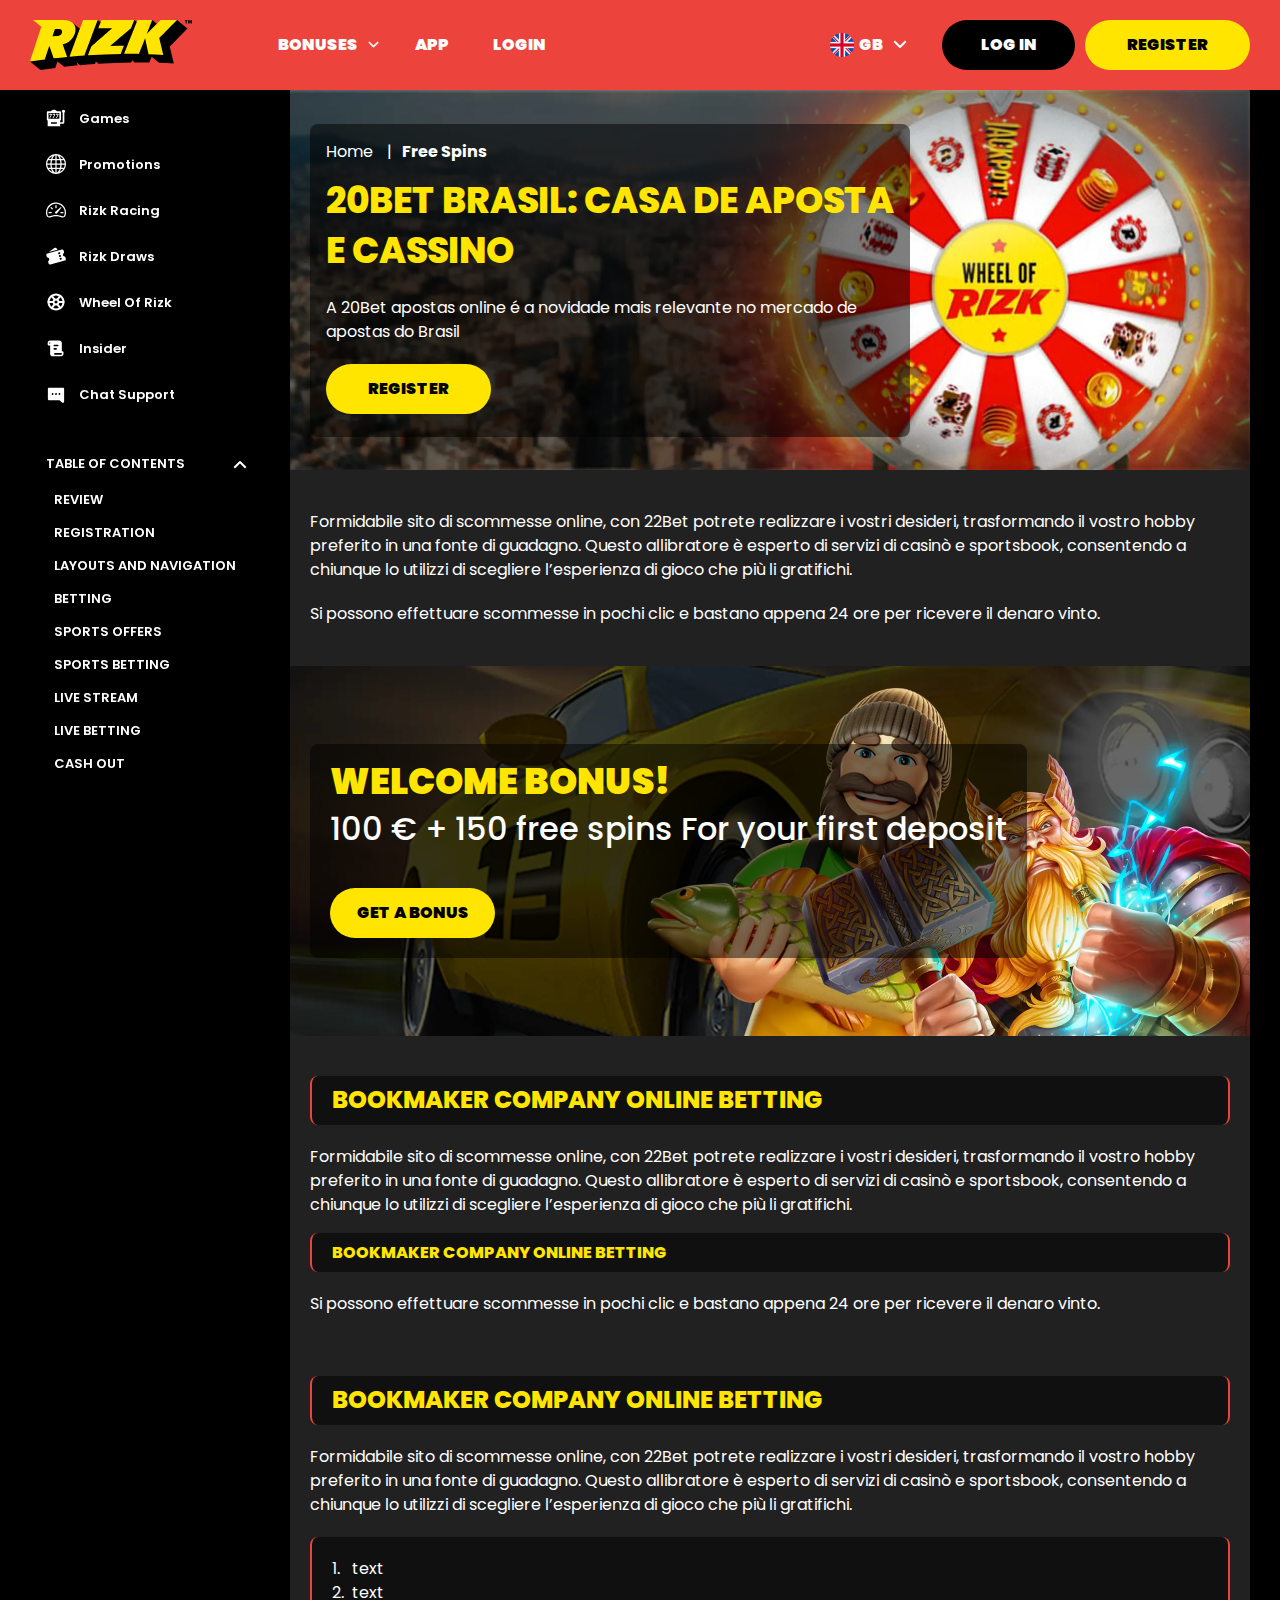
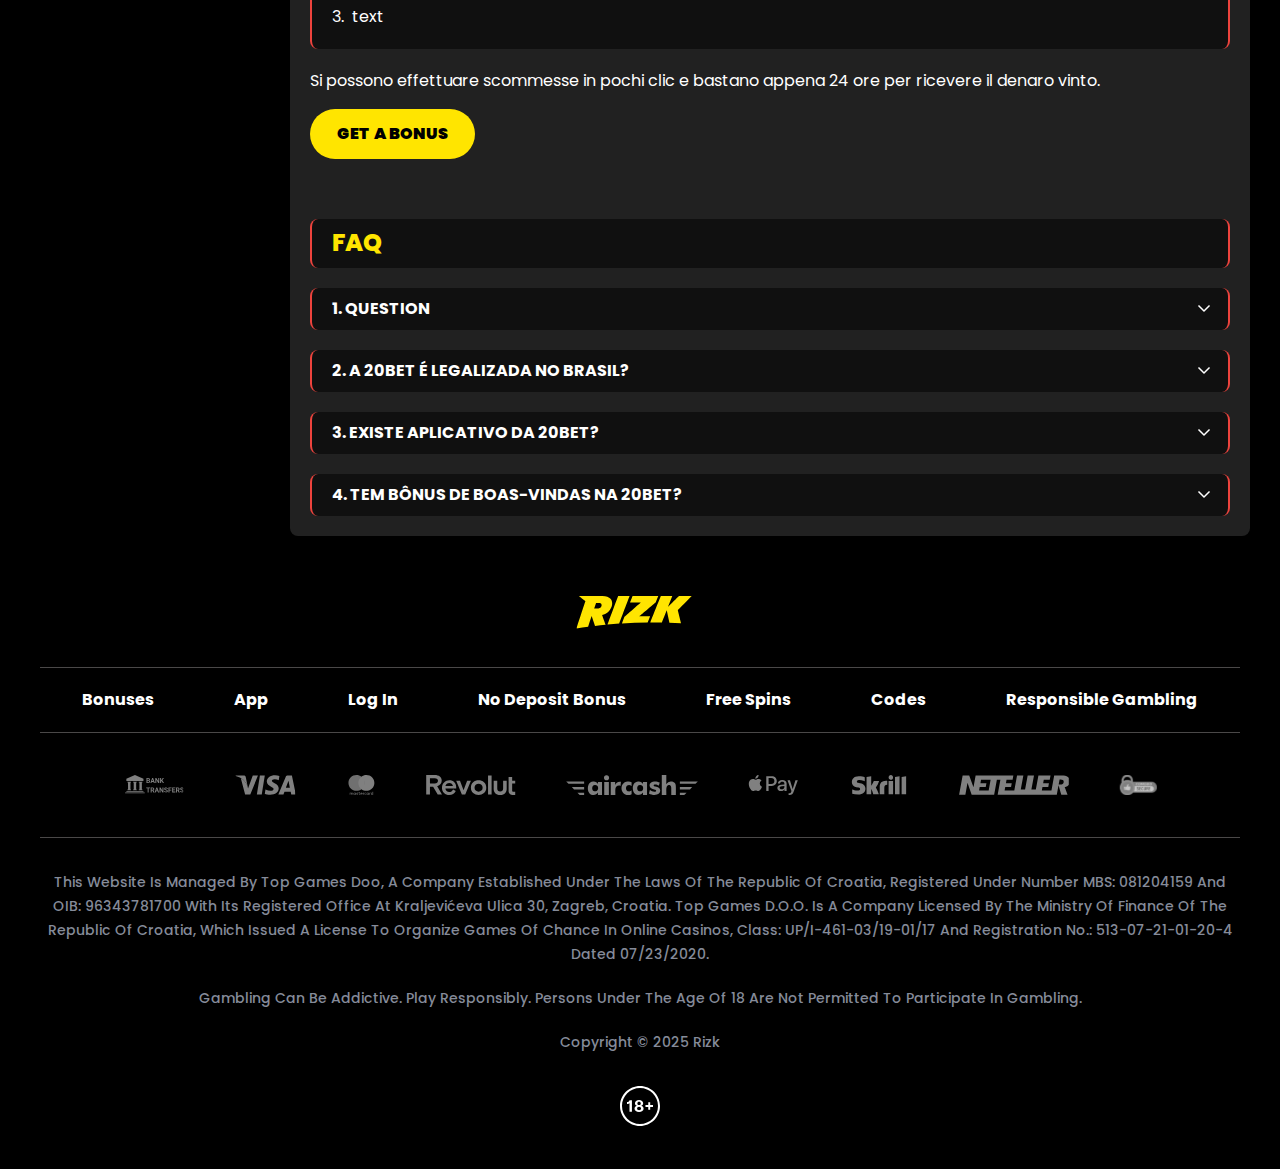
<file: spins.html>
<!DOCTYPE html>
<html lang="gb">
  <head>
    <meta charset="UTF-8" />

   <meta name="viewport" content="width=device-width, initial-scale=1.0, maximum-scale=1.0">

    <title>20Bet Brasil: Casa de Aposta 
e Cassino</title>
    <meta name="description" content />
    <meta property="og:site_name" content />
    <meta property="og:title" content />
    <meta property="og:type" content="website" />
    <meta property="og:url" content />
    <meta property="og:image" content />
    <meta property="og:image:alt" content />
    <meta property="og:locale" content="gb" />
    <meta property="og:description" content />
    <link rel="preconnect" href="https://fonts.googleapis.com" />
    <link rel="preconnect" href="https://fonts.gstatic.com" crossorigin />
  <link href="https://fonts.googleapis.com/css2?family=Poppins:wght@300;400;500;600;700;800;900&display=swap" rel="stylesheet">


    <link rel="stylesheet" href="./css/reset.css" />
    <link rel="stylesheet" href="./css/main.css" />
    <link rel="stylesheet" href="./css/media.css" />
    <link rel="icon" href="./images/favicon.png" type="image/x-icon" />
    <script
      src="https://code.jquery.com/jquery-3.6.1.min.js"
      integrity="sha256-o88AwQnZB+VDvE9tvIXrMQaPlFFSUTR+nldQm1LuPXQ="
      crossorigin="anonymous"
    ></script>
  </head>
  <body>
    <header class="header">
      <section class="content header__content">
        <a href="./index.html" class="logo header__logo"
          ><img src="./images/header/logo.svg" alt="logo" title
        /></a>
        <button class="header__btn-menu">
          <svg
            width="16px"
            height="16px"
            viewBox="0 0 16 16"
            xmlns="http://www.w3.org/2000/svg"
          >
            <rect y="0" width="16" height="3" rx="1.5"></rect>
            <rect y="6.5" width="16" height="3" rx="1.5"></rect>
            <rect y="13" width="16" height="3" rx="1.5"></rect>
          </svg>
        </button>

        <nav class="menu header__menu">
      <ul class="header__menu-list">
            <li class="">
              <div class="header__menu-wrapper">
                <div class="js-button-expander js-button-expander--menu" >
                <a href="./bonus.html" >
                <span>Bonuses</span>
              </a>
              </div>
              <div class="header__menu-wrap js-expand-content js-expand-content--menu">
                <ul >
                  <li>
                    <a href="./deposit.html">
                    <span>No Deposit Bonus</span>
                  </a></li>
                  <li><a href="./spins.html">
                    <span>free spins</span>
                  </a>
                </li>
                  <li><a href="./codes.html">
                    <span>Codes</span>
                  </a>
                </li>
                </ul>
              </div>
              </div>
               <a href="./bonus.html" class="header__menu-item">
                <span>Bonuses</span>
              </a>
            </li>
            <li>
              <a href="./app.html">
                <span>App</span>
              </a>
            </li>
             <li>
              <a href="./login.html">
                <span>Login</span>
              </a>
            </li>
            
            </li>
             <li>
                    <a href="./deposit.html">
                    <span>No Deposit Bonus</span>
                  </a></li>
                   <li><a href="./spins.html">
                    <span>free spins</span>
                  </a>
                </li>
                  <li><a href="./codes.html">
                    <span>Codes</span>
                  </a>
                </li>
          </ul>
          <div class="header__button header__button-menu">
            <a href="#" class="button button__login-menu">log in</a>
            <a href="#" class="button button__menu">register</a>
          </div>
        </nav>
   <div class="header__language">
                <div class="header__flag-wrap">
                  <a class="header__country" href="#">
                    <span><img src="./images/flag.png" alt=" Flag" title /></span>
                    <span>gb</span>
                  </a>
                </div>
                <div class="header__flag-menu">
                  <ul>
                    <li>
                     
                    </li>
                    <li>
                      <a href="#" class="header__flag-link">
                        <span>
                          <img src="./images/flag-no.png" alt="flag" title />
                        </span>
                        <span>no</span>
                      </a>
                    </li>
                    <li>
                      <a href="#" class="header__flag-link">
                        <span>
                          <img src="./images/flag-de.png" alt="flag" title />
                        </span>
                        <span>de</span>
                      </a>
                    </li>
                    
                    <li>
                      <a href="#" class="header__flag-link">
                        <span>
                          <img src="./images/flag-fi.png" alt="flag" title />
                        </span>
                        <span>fi</span>
                      </a>
                    </li>
                  </ul>
                </div>
              </div> 
        <a href="#" class="button button__login">log in</a>
        <a href="#" class="button button__singup">register</a>
       
      </section>
    </header>
    <main class="main home ">
    
      <section class="main__wrap ">
       <aside class="sidebar sidebar-left">
          <div class="sidebar-left__quik">
           
            <ul class="menu__links">
              <li>
                <a href="#"
                  ><img
                    src="./images/left-menu/games.svg"
                    alt="games"
                    title
                  />games</a
                >
              </li>
              <li>
                <a href="#"
                  ><img
                    src="./images/left-menu/promotions.svg"
                    alt="promotions"
                    title
                  />promotions</a
                >
              </li>
              <li>
                <a href="#"
                  ><img
                    src="./images/left-menu/racing.svg"
                    alt="rizk Racing"
                    title
                  />rizk Racing</a
                >
              </li>
              <li>
                <a href="#"
                  ><img
                    src="./images/left-menu/draws.svg"
                    alt="Live casino"
                    title
                  />rizk Draws</a
                >
              </li>
              <li>
                <a href="#"
                  ><img
                    src="./images/left-menu/wheel.svg"
                    alt="wheel of rizk"
                    title
                  />wheel of rizk</a
                >
              </li>
              <li>
                <a href="#"
                  ><img
                    src="./images/left-menu/insider.svg"
                    alt="insider"
                    title
                  />insider</a
                >
              </li>
              <li>
                <a href="#"
                  ><img
                    src="./images/left-menu/support.svg"
                    alt="chat support"
                    title
                  />chat support</a
                >
              </li>
             
            </ul>
          </div>

          <div class="sidebar-left__review">
            <div class="menu__review-desk">Table of Contents</div>
            <ul class="menu__review">
              <li><a href="#">Review </a></li>
              <li><a href="#">Registration</a></li>
              <li><a href="#">Layouts and navigation</a></li>
              <li><a href="#"> Betting </a></li>
               <li><a href="#">Sports offers</a></li>
              <li><a href="#">Sports betting</a></li>
              <li><a href="#">Live stream</a></li>
              <li><a href="#">Live betting</a></li>
              <li><a href="#">Cash out</a></li>
             
            </ul>
          </div>
        </aside>
        <section class="content__wrapper ">
            <section class="content hero ">
        <div class="background background-page">
          <img src="./images/bg-banner.webp" alt="hero" title />
           <div class="decor-background">
              <img src="./images/spins/decor-bg-spins.webp" alt="hero" title />
            </div>
        </div>
        <div class="hero__wrapper hero__wrapper-page">
          <div class="hero__data hero__data-page">
            <ul
              class="breadcrumbs"
              
            >
              <li
               
              >
                <a href="#">
                  <span >Home</span></a
                >
                
              </li>
              <li
                
              >
                <a href="#" >
                  <span >Free Spins</span></a
                >
               
              </li>
            </ul>
              <h1 class="title general hero__title">
                 20Bet Brasil: Casa de Aposta 
e Cassino
                </h1>
                <p class="hero__text">A 20Bet apostas online é a novidade mais relevante 
no mercado de apostas do Brasil</p>
            <a href="#" class="button hero__button">Register</a>
          </div>
        </div>
      </section>
          <section class="content menu-review__content">
            <div class="menu__review-desk menu__review-content">
             Table of Contents
            </div>
            <ul class="menu__review menu__review-list">
               <li><a href="#">Review </a></li>
              <li><a href="#">Registration</a></li>
              <li><a href="#">Layouts and navigation</a></li>
              <li><a href="#"> Betting </a></li>
               <li><a href="#">Sports offers</a></li>
              <li><a href="#">Sports betting</a></li>
              <li><a href="#">Live stream</a></li>
              <li><a href="#">Live betting</a></li>
              <li><a href="#">Cash out</a></li>
             
            </ul>
          </section>
          <section class="content article">
            <p>
              Formidabile sito di scommesse online, con
              22Bet potrete realizzare i
              vostri desideri, trasformando il vostro hobby preferito in una
              fonte di guadagno. Questo allibratore è esperto di servizi di
              casinò e sportsbook, consentendo a chiunque lo utilizzi di
              scegliere l’esperienza di gioco che più li gratifichi.
            </p>
            <p>
              Si possono effettuare scommesse in pochi clic e bastano appena 24
              ore per ricevere il denaro vinto.
            </p>
          </section>
          <section class="content banner banner__spins">
            <div class="background banner__background-page banner__background-spins">
              <img src="./images/spins/banner-spins.webp" alt="banner" title />
             
            </div>
           <div class="banner__info">
              <h2 class="title high banner__title">
                Welcome bonus!
              </h2>
              <p class="banner__subtitle">100 € + 150 free spins For your first deposit</p>
              <a href="#" class="button banner__button">get a bonus</a>
            </div>
          </section>
 <section class="content article">
            <h2 class="title high article__title">
             Bookmaker company Online betting
            </h2>
            <p>
              Formidabile sito di scommesse online, con
              22Bet potrete realizzare i
              vostri desideri, trasformando il vostro hobby preferito in una
              fonte di guadagno. Questo allibratore è esperto di servizi di
              casinò e sportsbook, consentendo a chiunque lo utilizzi di
              scegliere l’esperienza di gioco che più li gratifichi.
            </p>
          <h3>  Bookmaker company Online betting</h3>

            <p>
              Si possono effettuare scommesse in pochi clic e bastano appena 24
              ore per ricevere il denaro vinto.
            </p>
           
          </section>

          <section class="content article article__list">
            <h2 class="title high article__title">
              Bookmaker company Online betting
            </h2>
            <p>
              Formidabile sito di scommesse online, con
              22Bet potrete realizzare i
              vostri desideri, trasformando il vostro hobby preferito in una
              fonte di guadagno. Questo allibratore è esperto di servizi di
              casinò e sportsbook, consentendo a chiunque lo utilizzi di
              scegliere l’esperienza di gioco che più li gratifichi.
            </p>
            <ol >
              <li>text</li>
              <li>text</li>
              <li>text</li>
            </ol>

            <p>
              Si possono effettuare scommesse in pochi clic e bastano appena 24
              ore per ricevere il denaro vinto.
            </p>
            <a href="#" class="button ">get a bonus</a>
          </section>

       <section class="content faq">
            <h2 class="title high faq__title">FAQ</h2>
            <ul
              class="faq__list"
              
            >
              <li
                class="faq__item"
                
              >
                <h3
                  class="title medium faq__subtitle js-button-expander js-button-expander--faq"
                  
                >
                1. Question
                </h3>
                <div
                  class="faq__answer js-expand-content js-expand-content--faq"
                 
                >
                  <p >
                    Sim, a casa de apostas tem licença emitida por Curaçao, que é reconhecida no Brasil e a permite atuar por aqui.
                  </p>
                </div>
              </li>
              <li
                class="faq__item"
               
              >
                <h3
                  class="title medium faq__subtitle js-button-expander js-button-expander--faq"
                 
                >
                2. A 20Bet é legalizada no Brasil?
                </h3>
                <div
                  class="faq__answer js-expand-content js-expand-content--faq"
                 
                >
                  <p >
                    Sim, a casa de apostas tem licença emitida por Curaçao, que é reconhecida no Brasil e a permite atuar por aqui.
                  </p>
                </div>
              </li>
               <li
                class="faq__item"
                
              >
                <h3
                  class="title medium faq__subtitle js-button-expander js-button-expander--faq"
                  
                >
              3. Existe aplicativo da 20Bet?
                </h3>
                <div
                  class="faq__answer js-expand-content js-expand-content--faq"
                 
                >
                  <p >
                    Sim, disponível para sistemas operacionais iOS e Android.
                  </p>
                </div>
              </li>
              <li
                class="faq__item"
               
              >
                <h3
                  class="title medium faq__subtitle js-button-expander js-button-expander--faq"
                 
                >
              4. Tem bônus de boas-vindas na 20Bet?
                </h3>
                <div
                  class="faq__answer js-expand-content js-expand-content--faq"
                 
                >
                  <p >
                  O pacote especial para novos usuários da 20Bet paga 100% sobre o primeiro depósito, com limite de 600 BRL.
                  </p>
                </div>
              </li>
             
            </ul>
          </section>
        </section>
      </section>
    </main>
   <footer class="footer">
       
      <section class="content footer__content">
        <a href="#" class="logo footer__logo"
          ><img src="./images/footer/logo-footer.svg" alt="logo" title
        /></a>
        <ul class=" footer__menu">
          <li><a href="./bonus.html">Bonuses</a></li>
          <li><a href="./app.html">App</a></li>
          <li><a href="./login.html">log in</a></li>
          <li><a href="./deposit.html">No Deposit Bonus</a></li>
          <li><a href="./spins.html">free spins</a></li>
          <li><a href="./codes.html">codes</a></li>
          <li><a href="./responsible.html">responsible gambling</a></li>
        </ul>
        

        <ul class="footer__cards-list">
          <li>
            <a href="#"
              ><img src="./images/footer/transfer.svg" alt="transfer" title
            /></a>
          </li>
          <li>
            <a href="#"
              ><img src="./images/footer/visa.svg" alt="cardvisa" title
            /></a>
          </li>
          <li>
            <a href="#"
              ><img src="./images/footer/mastercard.svg" alt="mastercard" title
            /></a>
          </li>
           <li>
            <a href="#"
              ><img src="./images/footer/revolut.svg" alt="revolut" title
            /></a>
          </li>
          <li>
            <a href="#"
              ><img src="./images/footer/aircash.svg" alt="aircash" title
            /></a>
          </li>
          <li>
            <a href="#"
              ><img src="./images/footer/pay.svg" alt="pay" title
            /></a>
          </li>
           <li>
            <a href="#"
              ><img src="./images/footer/skrill.svg" alt="skrill" title
            /></a>
          </li>
          <li>
            <a href="#"
              ><img src="./images/footer/neteller.svg" alt="neteller" title
            /></a>
          </li>
          <li>
            <a href="#"
              ><img src="./images/footer/symbols.svg" alt="symbols" title
            /></a>
          </li>
          
        </ul>

        <div class="footer__wrapp">
          <div class="footer__text">
            <p>This website is managed by Top Games doo, a company established under the laws of the Republic of Croatia, registered under number MBS: 081204159 and OIB: 96343781700 with its registered office at Kraljevićeva ulica 30, Zagreb, Croatia. Top Games d.o.o. is a company licensed by the Ministry of Finance of the Republic of Croatia, which issued a license to organize games of chance in online casinos, Class: UP/I-461-03/19-01/17 and Registration No.: 513-07-21-01-20-4 dated 07/23/2020.</p>
            <p>
             Gambling can be addictive. Play responsibly. Persons under the age of 18 are not permitted to participate in gambling.
            </p>
            <p>Copyright &copy; 2025 Rizk </p>
            
          </div>
          <div class="footer__age">
            <img src="./images/footer/age.svg" alt="age" title />
          </div>
        </div>
      
      </section>
    </footer>

    <script src="./js/sidebar.js" defer></script>
    <script src="./js/expander.js" defer></script>
    <script src="./js/mobile-menu.js" defer></script>
     <script src="./js/flag.js" defer></script>
  </body>
</html>
</file>
<file: css/main.css>
html {
  -webkit-text-size-adjust: 100%;
  scroll-behavior: smooth;
}

body {
  display: block;
  position: relative;
  width: 100%;
  background: #000000;
font-family: "Poppins", sans-serif;
  font-size: 16px;
  font-weight: 400;
  line-height: 150%;
  text-align: left;
  color: #FFFFFF;
  overflow-x: hidden;
}
body.no-scroll {
  overflow: hidden;
}


.content {
  display: block;
  position: relative;
  width: 100%;
  max-width: 1440px;
  /* overflow: hidden; */
  /* border-radius: 10px; */
  background: #212121;
  padding:  20px;
  margin: 0 auto 20px auto;
}

h1,
h2,
h3,
h4,
.title {
  display: block;
  position: relative;
  font-size: 36px;
  font-weight: 800;
  line-height: 50px;
  text-align: center;
  color: #FFE500;
  text-transform: uppercase;
}

h1,
.title.general {
  text-transform: uppercase;
}

h2,
.title.high {
  display: flex;
  align-items: center;
  justify-content: left;
  font-weight: 800;
  font-size: 24px;
  line-height: 120%;
  color: #FFE500;
  border-left: 2px solid #ED433D;
border-right: 2px solid #ED433D;
 background: #00000080;
border-radius: 8px;
  padding: 10px 20px;
  margin-bottom: 20px;
}

h3,
title.medium {
  font-weight: 800;
  font-size: 16px;
  line-height: 120%;
  text-align: left;
  border-left: 2px solid #ED433D;
border-right: 2px solid #ED433D;
 background: #00000080;
border-radius: 8px;
  padding: 10px 20px;
  color: #FFE500;
}

article > *,
.article > *,
.desk > * {
  margin-top: 20px;
}

article > *:first-child,
.article > *:first-child,
.desk > *:first-child {
  margin-top: 0 !important;
}

article > h2,
.article > h2,
.desk > h2 {
  margin-top: 32px;
}

article > h3,
.article > h3,
.desk > h3 {
  margin-top: 16px;
}

.button {
  position: relative;

  min-width: 165px;
  height: 50px;
  border-radius: 50px;
  background: #FFE500;
  overflow: hidden;
  font-size: 16px;
  font-weight: 900;
  line-height: 120%;
  text-align: center;
  text-decoration: none;
  text-transform: uppercase;
  color: #000000;
  white-space: nowrap;
  cursor: pointer;
  padding: 15px 0;
  margin: 0 auto;

  transition: all 0.5s;
}

.button:hover {
  transform: scale(1.1);
}

.header,
.main,
.footer {
  display: flex;
  position: relative;
  justify-content: space-between;
  align-items: center;

  max-width: 1600px;
  max-width: 100%;

  margin: 0 auto;
}

.background {
  display: block;
  position: absolute;
  bottom: 0;
  left: 0;
  height: 100%;
  width: 100%;
  overflow: hidden;
}

.background img {
  position: relative;
  width: 100%;
  height: 100%;
  object-fit: cover;
  object-position:100%;
  /* border-radius: 10px; */
}

.images img {
  border-radius: 10px;
  width: 100%;
  height: 100%;
  overflow: hidden;
}

/* -------------------HEADER---------------- */
.header {
  position: fixed;
  top: 0;
  left: 0;
  right: 0;
  width: 100%;
  z-index: 100;
  background: #ED433D;
}

.header__content {
  position: relative;
  display: flex;
  flex-direction: row;
  align-items: center;
  justify-content: space-between;
  max-width: 1600px;
  max-height: 90px;
  border-radius: 0;
 background: #ED433D;
  padding: 20px 30px;
  margin: 0 auto;
}

.logo {
  display: block;
  position: relative;
  max-width: 162px;
  flex: 0 0 162px;
  margin-right: 74px;
  transition: all 0.5s;
}

.logo:hover {
  transform: scale(1.1);
}

.logo img {
  display: block;
  position: relative;
  width: auto;
  max-height: 50px;
}

.header__menu {
  display: flex;
  white-space: nowrap;
  /* overflow-y: auto; */
  max-height: calc(100vh - 70px);
}

.header__menu-list {
  display: flex;
  justify-content: center;
  align-items: center;
  white-space: nowrap;
  flex: 1 1 auto;
  gap: 20px;
}
.header__menu-list li {
  display: block;
  position: relative;
}

.header__menu-list li:nth-last-child(-n+3) {
  display: none;
}

.header__menu-list li:first-child a{
  position: relative;
padding-right: 25px;
}

.header__menu-list li:first-child a::after{
  content: '';
  display: block;position: absolute;
  width: 20px;height: 20px;
  right: 0;
  top: 50%;
  transform: translateY(-50%);
  background: url(../images/left-menu/sidebar-arrowDown.svg) no-repeat center center / contain;
  transition: transform 0.5s ease;
}

.header__menu-list li:first-child.active a::after{
transform: translateY(-50%) rotate(180deg);
}

.header__menu-list li:first-child:hover a::after{
transform: translateY(-50%) rotate(180deg);
}




.header__menu-wrap{
  display: none;
  
  position: absolute;
  left: -15px;
  top: 40px;
  height: auto;
  background: #ED433D;
  border-radius: 8px;
  padding: 5px 10px;
z-index: 100;
overflow-y:hidden;
}
.header__menu-list > li {
  position: relative;
}

.header__menu-wrap ul li:nth-last-child(-n+3){
  display: block;
}

.header__menu-list li .header__menu-wrap ul li a{
  color:#FFFFFF !important;
  padding-right: 12px;
}

.header__menu-list li .header__menu-wrap ul li a::after{
  display: none;
}

.header__menu-wrap.js-expand-content.expanded {
  height: auto;
}

li.active .header__menu-wrap{
display: flex;
  gap: 8px;
}


.js-button-expander.active a::after {
  filter: brightness(0) saturate(100%) invert(18%) sepia(87%) saturate(2746%) hue-rotate(346deg) brightness(97%) contrast(101%);
filter: brightness(0) saturate(100%) invert(90%) sepia(100%) saturate(800%) hue-rotate(360deg);

}


.header__menu-list li a {
  display: inline-flex;
  display: block;
  position: relative;
  align-items: center;
  font-weight: 900;
  line-height: 24px;
  text-transform: uppercase;
  color: #ffffff;
  background-color: transparent;
 
  transition: all 0.5s;

  padding: 8px 12px;
}

.header__menu-list a:hover,.header__menu-list li:first-child.active a {
  color: #FFE500;
  opacity: 1;
}

.menu a {
  display: none;
}

span {
  display: inline-block;
}

.header__flag img {
  width: 24px;
  height: 24px;
  vertical-align: middle;
}

.header__flag span {
  color: #ffffff;
  font-size: 14px;line-height: 24px;font-weight: 900;
  text-transform: uppercase;
}

.header__flag {
  display: flex;
  gap: 5px;
  margin-left: auto;
}

.button__login {
  background: #000000;
  color: #FFFFFF;
  min-width: 133px;
  border-radius: 50px;
  margin-right: 10px;
  margin-left: 20px;
}
.button__singup {
 min-width: 165px; 
  
  margin: auto 0;
}



.button__login:hover {
  background: #FFE500;
  color: #000000;
  transform: none;
}

.button__singup:hover {
  background: #000000;
  color: #FFFFFF;
  transform: none;
}

.header__btn-menu {
  display: block;
  flex: 0 1 auto;
  min-width: 0;
  border: 1px solid #ffffff;
  border-radius: 6px;
  background: #0d1d34;
  padding: 13px;
  order: 3;
  display: none;
}

svg {
  position: relative;
  fill: #ffffff;
  line-height: 1;
  vertical-align: 1;
}

.header__menu-list .header__menu-item{
  display: none;
}

.header__menu-list li:first-child .header__menu-item{
  padding-left: 0;
}
.header__menu-list li:first-child .header__menu-item::after {
  display: none;
}


.header__country{
  display: flex;align-items: center;
 gap: 5px;
  border-radius: 20px;
  padding: 8px 39px 8px 8px;
  margin-left: auto;
}

.header__language{
  position: relative;
  margin-left: auto;
  
}

.header__country::after{
  content: "";
    position: absolute;
    display: block;
    width: 24px;height: 24px;
    top: 50%;
    transform: translateY(-50%);
    right: 10px;
    background: url(../images/left-menu/sidebar-arrowDown.svg)no-repeat center center / contain;
    transition: transform 0.3s ease-in-out;
}

.header__country.active::after{
  transform: translateY(-50%) rotate(180deg);
  
}

.header__country span:last-child{
  color: #ffffff;
  font-weight: 900;font-size: 16px;
  line-height: 100%;
  text-transform: uppercase;
  
}

.header__country img,.header__flag-link img{
  width: 24px;height: 24px;
  vertical-align: middle;
}


.sidebar__country span {
  display: inline-block;
}

.sidebar__country-menu  img{
  width: 24px;height: 24px;
  vertical-align: middle;
  margin-right: 5px;
}

.header__country.active {
 
  border-bottom-right-radius: 0;
  border-bottom-left-radius: 0;
}

.header__flag-menu {
  display: none;
  position: absolute;
  top: 35px;
 right: 20px;
  height: auto;
  border-bottom-right-radius: 8px;
  border-bottom-left-radius: 8px;
  border-top-right-radius: 0;
  border-top-left-radius: 0;
  background: #ED433D;
  padding: 5px 15px 5px 10px;
  z-index: 9999;
  width: max-content;
  
}


.header__flag-link {
  display: flex
;
  flex-direction: row;
  align-items: center;
  justify-content: flex-start;
  
  gap: 8px;
}
.header__flag-menu.active {
  display: block;
}


.header__flag-menu ul li + li {
  margin-top: 8px;
}

.header__flag-link:last-child span {
  font-weight: 900;
  color: #ffffff;
  text-transform: uppercase;
}



/* ------------------ MAIN------------- */
.main.home {
  display: flex;
  /* margin-bottom: 70px; */
}

.main__wrap {
  display: flex;
  position: relative;
  flex: 1 1 100%;
  justify-content: center;
  align-items: stretch;

  max-width: 1600px;

  padding:90px  30px 20px 30px;
  margin: 0 auto;
}

/*--------------------MAIN__SIDEBAR-------------- */

.sidebar {
  position: relative;
  align-self: stretch;

  flex: 0 0 240px;
}

.sidebar {
  align-self: stretch;
  position: sticky;
  flex: 0 0 240px;

  top: 90px;
  bottom: 20px;
  height: calc(100vh - 110px);

  overflow: auto;
}

.sidebar-left__quik,
.sidebar-left__review {
  overflow: hidden;
  border-radius: 10px;
  background: #000000;
  cursor: pointer;
  box-shadow: 0px 4px 10px 0px #00000040;
}

.sidebar-right__desk {
  overflow: hidden;
  border-radius: 10px;
  background: #181e29;
}

.sidebar-left__quik {
  padding: 10px 0;
  margin-bottom: 20px;
}

.menu__links-desk,
.menu__review-desk,
.menu__cards {
  position: relative;
  font-weight: 600;
  line-height: 100%;
  font-size: 13px;
  text-align: left;
  text-transform: uppercase;
  color: #ffffff;

  padding: 15px 40px 15px 16px;
}

.menu__cards {
  background: #242d3d;
}

.sidebar::-webkit-scrollbar {
  display: none;
}

.menu__links li,
.menu__review li {
  position: relative;

  padding: 8px 16px;
}


.menu__links li +  li{
  margin-top: 10px;
}

.menu__review li +  li {
  margin-top: 4px;
}

/* .menu__links li:not(:last-child) {
  border-bottom: 1px solid #4b4d52;
} */
.menu__review li {
  display: block;

  transition: all 0.5s;
}

.menu__links li a,
.menu__review li a {
  display: block;
font-weight: 600;font-size: 13px;line-height: 100%;
  color: #FFFFFF;
  text-transform: capitalize;
}

.menu__review li a {
  text-transform: uppercase;
}

.menu__links li a {
  display: flex;
  align-items: center;
}
.menu__links li:hover a,
.menu__review li:hover a {
  color: #FFE500;
}

.menu__links li a img {
  vertical-align: middle;
  margin-right: 13px;
  width: 20px;height: 20px;
}

.menu__links li:hover a img{
filter: brightness(0) saturate(100%) invert(90%) sepia(100%) saturate(800%) hue-rotate(360deg);

}

.sidebar__review {
  margin-top: 20px;
}

.menu__review-desk::after {
  content: "";
  position: absolute;
transform: translateY(-50%);
top: 50%;
  right: 20px;
  width: 20px;
  height: 24px;
  background: url(../images/left-menu/sidebar-arrowDown.svg)no-repeat center center /
    contain;
  transition: transform 0.5s ease;
}

.menu__review-desk.active::after {
  
  transform:translateY(-50%) rotate(180deg);
}
.menu__review-content {
  padding: 20px;
}

.menu-review__content {
  display: none;
  padding: 0;
  cursor: pointer;
  
}

.menu__review-content {
  border-radius: 10px;
}

.menu__review li a {
  padding-left: 8px;
  padding-right: 8px;
  position: relative;
}

.content__wrapper {
  margin: 0 10px;
background: #212121;
border-radius: 0 0 8px 8px;
  flex: 0 1 calc(100% - 240px  - 10px );
}

/* -----------hero ----------- */
.content__wrapper {
  position: relative;
  /* top: 80px; */
  margin-left: 20px;
  margin-right: 0;
}

.hero {
  display: flex;
  align-items: center;
  padding: 0;
  padding: 20px;
  min-height: 380px;
}

.hero__wrapper {
  display: flex;
  align-items: center;
}

.hero__data {
  display: block;
  position: relative;
  text-align: left;
  max-width: 600px;

  padding: 10px;
}

.hero__title {
 
  text-align: left;
}

.hero__title span {
  color: #e93e3a;
}

.hero__title strong {
  color: #ffffff;
  font-weight: 700;
}

.hero__rating {
  display: flex;
  align-items: flex-start;
  justify-content: left;
  font-weight: 600;
  text-transform: uppercase;
  color: #ffffff;
  margin-bottom: 12px;
}

.hero__rating span {
  white-space: nowrap;
}

.hero__rating p {
  margin-right: 10px;
  font-weight: 400;
}
.hero__button {
  display: inline-block;
  max-width: max-content;
  margin-top: 20px;
}

.hero__text {
  color: #ffffff;
  font-weight: 400;
  line-height: 150%;
  margin-top: 20px;
}
.decor-background{
  position: absolute;
  top: 0;bottom: 0;
  right: 0;
}
/* --------------top --------- */
.top ul{
  display: flex;
  gap: 8px;
  flex-wrap: wrap;
  display: grid;
  grid-template-columns: repeat(6, 1fr);
}

.top ul li{
  
  border-radius: 8px;
}

.top ul li a img{
  display: block;width: 100%;height: 100%;
  
}
/* --------------------features----------- */
.features {
  position: relative;
  background: transparent;
  display: flex;
  flex-direction: column;
  padding:20px ;
  gap: 20px;
 
  margin-bottom: 20px;
}

.features__title {
  font-size: 15px;
  margin-bottom: 16px;
}
.features__info {
  width: 100%;
  border-radius: 6px;
}

table {
  width: 100%;
  display: flex;gap: 20px;
  border-radius: 10px;
}

table tbody {
  width: 100%;
  border-radius: 6px;
  color: #FFF5D6;
}

table tr {
  display: flex;
  /* border-radius: 10px; */
 background: #00000080;
border-left: 2px solid #ED433D;
border-right: 2px solid #ED433D;
border-radius: 8px;
  gap: 10px;
  padding: 12px 20px;
}

table tr + tr{
  margin-top: 20px;
}

table td:first-child {
  width: 50%;
  font-weight: 700;
  font-size: 16px;
  line-height: 22px;
  text-transform: none;
  color: #Ffffff;
}

table td:last-child {
  width: 50%;
}

.features__table tr {
  display: flex;
  align-items: center;
}

.features__table td:first-child {
  display: flex;
  flex: 0 1 30px;
}

.features__table td:last-child {
  flex: 0 1 calc(100% - 52px);
}

.features__content {
  display: flex;
  gap: 20px;
}

/* -------------banner---------------- */

.banner {
  display: flex;
  align-items: center;
  justify-content: center;
  overflow: hidden;
  min-height: 370px;
  
  padding: 40px;
}

.banner__backgroud img {
  object-position: 1%;
}

.banner__info {
  display: flex;
  flex-direction: column;
  align-items: center;
  position: relative;
  
  max-width: 750px;
  text-align: left;

  padding: 20px;
}

.banner .banner__title {
  flex-direction: column;
  font-weight: 900;
  color: #FFE500;
  border: none;
  font-size: 36px;
  line-height:100%;
 background: none;
  text-transform: uppercase;
  padding: 0;
  margin-bottom: 10px;
}

.banner .banner__title::after {
  display: none;
}

.banner__subtitle {
  line-height:120%;
  font-size: 32px;
  font-weight: 500;
  color: #ffffff;
  text-align: center;
  margin-bottom: 40px;
}

.banner__button {
  display: inline-block;
  margin-left:auto;
  margin-right: auto;
}

.banner__decor {
  position: absolute;
  right: 215px;
  right: 18%;
  top: 0;
  bottom: 0;
}

.banner__decor-first{
  right: 180px;
}
.banner__decor-last{
  right: 40px;
}
/* ----------------article------------- */

.article__links {
  color: #fcc211;
}

.article .button {
  display: block;
  margin-top: 16px;
  margin-left: 0;
  min-width: 165px;
  width: max-content;
}
.article ul li {
  position: relative;
  padding-left: 10px;
}
.article ul li + li {
  margin-top: 4px;
}

.article ul li::before {
  content: "";
  position: absolute;
  left: 0;
  top: 50%;
  transform: translateY(-50%);
  width: 3px;
  height: 3px;
  border-radius: 50%;
  background: #fff5d6;
}

.article .article__list li::before {
  content: "";
  position: absolute;
  left: 0;
  top: 50%;
  transform: translateY(-50%);
  width: 3px;
  height: 3px;
  border-radius: 50%;
  background: #fff5d6;
}

/* для нумерованного списка */

.article ol {
  counter-reset: ol;
  position: relative;
}

.article ol li {
  counter-increment: ol;
  position: relative;
  padding-left: 20px;
}

.article ol li::before {
  content: counter(ol) ".";
  display: inline-block;
  position: absolute;
  font: inherit;
  font-weight: 400;
  color: inherit;
  left: 0;
  top: 50%;
  transform: translateY(-50%);
}

.article__list{
  /* background: #444444; */

}

.article ul,.article ol{
 background: #00000080;
border-left: 2px solid #ED433D;
border-right: 2px solid #ED433D;
  border-radius: 8px;
padding: 20px;
}

/* ------------sidebar-right----------- */

.menu__casino {
  display: flex;
  flex-wrap: wrap;
  align-items: center;
  gap: 8px;
  justify-content: center;
  border-bottom-left-radius: 10px;
  border-bottom-right-radius: 10px;
  padding: 8px;
}

.main__sidebae-desk div {
  border-top-left-radius: 10px;
  border-top-right-radius: 10px;
}

.menu__casino li a {
  display: block;
  border-radius: 5px;
  overflow: hidden;
}
.menu__casino li a img {
  display: block;
  width: 108px;
  height: 80px;
}

.main__sidebar-right {
  margin-bottom: 0;
}
/* --------------rating------------------- */
.ratings{
 

  padding:20px;
}
 .ratings__list {
  display: flex;

  flex-wrap: wrap;
  gap: 20px;
}

.ratings__list li {
  position: relative;
  display: flex;
  justify-content: center;
  flex-direction: column;
  width: 100%;
 border-left: 2px solid #ED433D;
border-right: 2px solid #ED433D;
 background: #00000080;
  border-radius: 8px;
  padding: 13px 20px;
  color: #FFFFFF;
}

.ratings__content {
  display: flex;
  gap: 20px;
  margin-bottom: 16px;
  margin-top: 16px;
}

.ratings__info {
  display: flex;
  flex-direction: row-reverse;
  justify-content: center;
  align-items: center;
  gap: 10px;
  font-size: 20px;
  line-height:150%;
  font-weight: 700;
  text-transform: capitalize;
  
}

.ratings__list p {
  
  
   font-size: 20px;
  line-height:150%;
  font-weight: 700;
  text-transform: capitalize;
}
.ratings__img{
  display: flex;
  justify-content: center;
  margin-bottom: 12px;
}

.ratings__img img {
  width: 64px;
  height: 64px;
}

.ratings__img img + img {
  margin-left: 8px;
}
    /*  */

 
.ratings__button {
  display: flex;
  justify-content: center;
  min-width: 165px;
  width: max-content;
  margin-left: auto;
  margin-right: auto;
}

/* ----------faq----------------------- */
.faq {
  overflow-anchor: none;
  background: none;
  padding: 20px;
  margin-bottom: 0;
}
.faq__subtitle {
  font-size: 16px;
  font-weight: 700;
  line-height: 100%;
  text-align: left;
  text-transform:uppercase;
  border-radius: 8px;
border-left: 2px solid #ED433D;
border-right: 2px solid #ED433D;
 background: #00000080;
  cursor: pointer;
  color: #FFFFFF;
  padding: 13px 60px 13px 20px;
}

.faq__item + .faq__item {
  margin-top: 20px;
}

.faq__item {
  position: relative;
}

.faq__title {
  margin-bottom: 20px;
}

.faq__subtitle::after {
  content: "";
  display: inline-block;
  position: absolute;
  top: 50%;
  transform: translateY(-50%);
  right: 16px;
  height: 16px;
  width: 16px;
  background: url(../images/faq-arrowDown.svg)no-repeat center center / contain;
  transition: transform 0.5s ease;
}

.faq__subtitle.active::after {
 transform: translateY(-50%) rotate(180deg);
}
.faq__subtitle.active{
  
  border-radius: 8px 8px 0 0 ;
  
}

.faq__answer {
  position: relative;
  padding: 13px 20px;
  border-radius:0 0 8px 8px;
  border-left: 2px solid #ED433D;
border-right: 2px solid #ED433D;
 background: #00000080;
  color: #FFE500;
 
}

.js-expand-content {
  display: none;
  overflow: hidden;
}

.js-expand-content.expanded {
  height: 100%;
}

/* ---------main__arrow------ */
.main__arrow {
  display: block;
  position: fixed;
  width: 30px;
  height: 30px;
  right: 20px;
  bottom: 20px;
  background: url(../images/ArrowUp.svg) no-repeat center center / contain;
  z-index: 100;
}

/* ------------footer----------------- */
.footer {
  display: flex;
  position: relative;
justify-content:center;
  background: linear-gradient(180deg, #000000 0%, #000000 100%);

  color: #808080;

  margin-top: 20px;
  
}

.footer__menu{
  display: flex;
  gap: 40px;
  flex-wrap: wrap;
  justify-content: center;
  margin-bottom: 24px;
  padding: 20px;
  border-top: 1px solid #4A4848;
  border-bottom: 1px solid #4A4848;
  margin-bottom: 32px;
}

.footer__menu li a{
font-weight: 700;
text-transform: capitalize;
  color:#FFFFFF;
  padding: 10px 20px;
  transition: all 0.5s;
}


.footer__menu li a:hover{
  color: #E93E3A;
}
.footer__decor {
  position: absolute;
  bottom: 0;
  left: 0;
  width: 100%;
  height: auto;
}

.footer__content {
  padding: 20px 40px;
  background: transparent;
  z-index: 1;
  margin: 0;
  max-width: 1600px;
 
}
.footer__logo {
  max-width: 129px;
  margin-left: auto;
  margin-right: auto;
  margin-bottom: 32px;
}

.footer__logo img {
  max-height: 40px;
}
.footer__cards-list {
  display: flex;
  flex-wrap: wrap;
  align-content: center;
  justify-content: center;
  align-items: center;

  padding: 10px 10px 42px 10px;
  margin-bottom: 32px;
  gap: 50px;
  border-bottom: 1px solid #4A4848;
}

.footer__cards-list li img {
  width: 100%;
  height: auto;
  display: block;
  transition: all 0.5s;
}

.footer__cards-list li img:hover{
  transform: scale(1.1);
}

.footer__text p {
  color: #858b99;
  text-transform: capitalize;
}

.footer__wrapp {
  display: flex;
  flex-direction: column;
  justify-content: center;
  align-items: center;
  margin-bottom: 16px;
  gap: 32px;
  /* margin-left: 22px;
  margin-right: 22px; */
}

.footer__text {
  display: flex;
  flex-direction: column;
  gap: 20px;
  font-size: 14px;
  font-weight: 500;line-height: 24px;
  width: 100%;
  text-align: center;
}

.footer__age img {
  max-width: 40px;
  max-height: 40px;
}
/* -------------bonus-page------------- */

.breadcrumbs {
  display: flex;
  text-align: center;
  justify-content: flex-start;
  margin-bottom: 12px;
  flex-wrap: wrap;
  /* white-space: nowrap; */
}

.breadcrumbs li:not(:last-child) a {
  padding-left: 0;
}

.breadcrumbs li a {
  font-weight: 400;
  color: #ffffff;
  padding: 10px;
}

.breadcrumbs li:first-child a:hover {
  color: #fcc211;
}

.breadcrumbs li:last-child a {
  font-weight: 700;
  cursor: default;
}

.breadcrumbs > li:not(:last-child):after {
  content: "|";
  position: relative;
  color: #ffffff;
}

.breadcrumbs li:nth-child(1) a span {
  font-weight: 400;
}

.main-page.home {
  top: 80px;
  display: block;
}

.main__wrap-page {
  justify-content: flex-start;
}


.home .hero__page {
  position: relative;
  width: 100vw;
  display: flex;
  justify-content: start;
  align-items: center;
  background: linear-gradient(
    to right,
    rgba(23, 25, 35, 0.8) 100%,
    rgba(23, 25, 35, 0.6) 40%,
    rgba(23, 25, 35, 0.2) 70%,
    rgba(23, 25, 35, 0.8) 80%
  );
  padding-top: 24px;
  padding-bottom: 24px;
  padding-left: calc(50% - 510px);
  padding-right: calc(50% - 510px);
}

.content__wrapper-page {
  top: 0;
}

.content.bonuses {
  padding: 0;
  background: none;
}

.banner__bonus {
  display: flex;
  gap: 20px;

  background: none;
  flex-direction: row;
  flex-wrap: wrap;
  height: auto;
  padding:0 20px ;
}

.banner__bonus,
.banner__app {
  position: relative;
  border-radius: 16px;
}

.banner__data-bonus {
  position: relative;
  display: flex;
  flex-direction: column;
  align-items: center;
  text-align: center;
  padding:  25px;
}
.banner__data-bonus p {
  text-align: center;
  margin-bottom: 20px;
}

.banner__background {
  display: block;
}

.banner__background img {
  display: block;
}

.banner .banner__title-bonus {
  color: #FFFFFF;
border: none;
  font-size: 30px;
  line-height: 120%;
  margin-bottom: 20px;
  background: none;
  padding: 0;
}
.banner__btns {
  display: flex;
  flex-direction: row;
  gap: 16px;
}
.banner__button-bonus {
  min-width: 165px;
  height: 50px;
  background: #FFE500;
  color: #000000;
  font-size: 16px;
  
  text-transform: uppercase;
  font-weight: 900;
  line-height: 120%;
  z-index: 3;
  border-radius: 50px;
  padding: 15px ;
}


.banner__button-bonus:hover {
  transform: scale(1.1);
}

.banner__content {
  position: relative;
  display: flex;
  
  border-radius: 20px;
  flex-direction: column;
  justify-content: center;
  min-height: auto;
  align-items: center;
  flex: 0 0 calc(50% - 10px);
 background: #00000080;

  overflow: hidden;
  border-radius: 8px;
}

/* --------------------app-page------------- */
.banner__app {
  position: relative;
  display: flex;
  flex-direction: row;
  align-items: center;
  justify-content: space-between;
  min-height: 200px;
  border-radius: 10px;

      padding: 20px 20px 20px 300px
}
.banner__logo {
  max-width: 236px;
  flex: 0 0 236px;
  margin-left: 83px;
  margin-right: 0;
  z-index: 3;
}
.banner__decor-app{
  right: 134px;
}



.banner__logo img {
  max-height: 113px;
}

.banner__content-app {
  display: flex;
  width: 100%;
justify-content: space-between;
  flex-direction: row;
  
}
.banner__btn {
  display: flex;
  flex-direction: row;
  position: relative;
  min-width: 372px;
  height: 64px;
  font-size: 14px;
  font-weight: 900;
  line-height: 16px;
  text-align: center;
  text-decoration: none;
  justify-content: center;
  justify-content:center;
  border-radius: 50px;
  text-transform: uppercase;
  background: #000000;
 align-items: center;
  
  border: 2px solid #FFE500;
  color: #ffffff;
  gap: 20px;
  cursor: pointer;
  padding: 16px 38px;
  padding: 16px 10px 16px 70px;
  padding: 8px 20px;
  /* margin: 0 auto; */
  transition: all 0.3s ease;
  overflow: hidden;
}



.banner__btn:hover {
  transform: scale(1.1);
}

.button__wrap-app {
  display: flex;
  flex-direction:column;
  justify-content: space-between;
  gap: 20px;
 
  z-index: 3;
}

.banner__btn-android {
  padding: 16px 10px 16px 70px;
  padding: 8px;
}


.banner__btn div{
display: flex
;align-items: center;
   
    flex-direction: column;
    justify-content: center;}

   .banner__btn img{
  width:32px ;
  height: 32px;
}

    /* ----------------login page--------------- */

    .banner__login{
      display: flex;justify-content: flex-end;

    }

    .decor-login{
      position: absolute;
      left: 0;top: 0;bottom: 0;
      z-index: 1;
    }
    .decor-background-banner{
      position: absolute;
      top: 0;right: 0;bottom: 0;left: 50%;
      pointer-events: none;
      z-index: 0;
    }
     .decor-background-banner img{
     object-fit: cover;
      height: 100%;
      width: 100%;
     }

     .banner__background-login::after{
      content: '';
      display: block;position: absolute;
      top: 0;left: 0;bottom: 0;right: 0;
      background: #00000099;

     }

    .title__login{
      color: #ffffff;
      font-size: 30px;line-height: 120%;
      background: none;
      text-align: center;
      border: none;
      justify-content: center;
      padding: 0;
      margin-bottom: 0;
    }

    .banner__login-info{
      position: relative;
      width: 50%;
      display: flex;
      flex-direction: column;
      justify-content: center;
z-index: 1;
    }

    .banner__login-forgot{
      font-size: 15px;font-weight: 400;line-height: 24px;text-align: center;
      text-decoration: underline;
      color: #FFFFFF;
    }

    form {
   
    padding: 30px 10px;
    border-radius: 16px;
    
    width: 100%;
    /* max-width: 100%; */
    display: flex;
    flex-direction: column;
    gap: 20px;
  }

  input[type="email"],
  input[type="password"],input[type="text"] {
    padding: 13px 20px;
    border-radius: 8px;
    background: #000000;
    border-left: 2px solid #ED433D;
    border-right: 2px solid #ED433D;
    color: #FFE500;
    font-size: 16px;
    font-weight: 400;
    line-height: 24px;
    width: 100%;
    transition: border 0.3s ease;
  }
.input-password-wrapper{
  position: relative;
  width: 100%;
}
.toggle-password{
  position: absolute;
  right: 13px;top: 50%;
  transform: translateY(-50%);
}

.eye {
  display: none;
  cursor: pointer;
}

.eye.active {
  display: inline;
}

  input::placeholder {
    color: #FFE500;
  }

  input:focus {
    outline: none;
    border-color: #FFE500;
  }

  .submit {
   min-width: 350px;
   
  }

    /*  No Deposit Bonus */

    .banner__deposit{
     justify-content: flex-end;
     padding: 20px;
     

    }

      .banner__deposit .banner__info {
        align-items: center;
      }

      .banner__deposit .banner__subtitle{
        text-align: center;
      }

      .banner__deposit .banner__info .banner__button{
margin-left: auto;
margin-right: auto;
      }

      /* ----spins------- */
.banner__spins{
  justify-content: flex-start;
  padding: 20px;
}
       .banner__spins .banner__info {
        align-items: flex-start;
      }

      .banner__spins .banner__subtitle{
        text-align: left;
      }

      .banner__spins .banner__info .banner__button{
margin-left: 0;
margin-right: auto;
      }
      .banner__background-spins img{
        object-position: 100%;
      }

    /* codes */
    

   .article__list-responsible{
    margin-bottom: 0;
    border-radius: 0 0 8px 8px;
   }
</file>
<file: css/media.css>
@media screen and (max-width: 1569px) {
  .rating__table table {
    flex-direction: column;
  }

  .rating__table table tbody {
    width: 100%;
  }
  .table tr td:nth-child(3) {
    margin-left: 0;
  }

  .table tr td:nth-child(1) {
    flex: 0 0 220px;
  }

  .ratings__img img + img {
    margin-left: 4px;}
  
}

@media screen and (max-width: 1520px) {
  .banner__spins .banner__info{
    background: rgba(0, 0, 0, 0.5);
    border-radius: 8px;
  }

  .banner__codes  .banner__info{
    background: none;
 }
}

@media screen and (max-width: 1453px) {
  .rating__table img + img {
    margin-left: 10px;
  }

  .rating__table img {
    width: 28px;
    height: 28px;
  }

 
.banner__background-page img{
  object-position: 1%;
}
.banner__background-spins img {
    object-position: 100%;
}
  
}



@media screen and (max-width: 1398px) {
  .features__content {
    flex-direction: column;
  }
  
}

@media screen and (max-width: 1379px) {
  .content__wrapper-page {
    flex: 0 1 calc(100% - 240px - 10px);
  }

  .games__list {
    grid-template-columns: auto auto auto auto;
  }

  .banner__info {
    /* background: rgba(0, 0, 0, 0.5); */
    border-radius: 10px;
  }
}

@media screen and (max-width: 1347px) {
  .rating__table img + img {
    margin-left: 6px;
  }

  .table tr td:nth-child(1) {
    flex: 0 0 180px;
  }

  .table tr td:nth-child(3) {
    flex: 0 1 80px;
  }

  .ratings__img img + img {
    margin-left: 2px;
  }

  .footer__text {
    width: 100%;
  }
  .hero__data {
    background: rgba(0, 0, 0, 0.5);
    border-radius: 8px;
    padding: 16px;
  }
}

@media screen and (max-width: 1305px) {
  
  .rating__table img {
    width: 24px;
    height: 24px;
  }

  

  .table tr td:nth-child(1) {
    flex: 0 0 170px;
  }
      
    table {
      flex-direction: column;
      gap: 4px;
    }
    table tbody {
      width: 100%;
    }
}

@media screen and (max-width: 1200px) {
  .sidebar-left {
    display: none;
  }
  .menu-review__content {
    display: block;
    padding: 0;
    border-radius: 8px;
   

  }

  .rating__table img {
    width: 28px;
    height: 28px;
  }

  .menu-review-desk {
    padding: 16px;
  }

  .menu-review__content > .menu-review__list.active {
    display: block;
  }

  .main__wrap {
    padding: 90px 10px 10px 10px;
  }

  .main__wrap-page {
    /* padding: 20px 0 0 0; */
    margin: 0 10px 0 10px;
    padding: 20px 10px 10px 10px;
  }

  .content__wrapper {
    flex: 0 1 100%;
    margin: auto 0 0 0;
  }

  .content__wrapper .content {
    max-width: 100%;
    margin-left: 0;
    margin-right: 0;
  }

  .footer__content {
    padding: 30px 20px;
  }
}

@media screen and (max-width: 1189px) {
  
  .features__table td:last-child {
    flex: 0 1 calc(100% - 32px);
    white-space: nowrap;
  }

  table tr {
    padding: 10px;
  }
}

@media screen and (max-width: 1156px) {
  .header__btn-menu.active {
    background: #0d1d34;
  }
  .header__btn-menu {
    display: block;
    margin-left: 16px;
  }
  .header__btn-menu svg {
    display: block;
    margin: 0;
  }
  .header__btn-menu svg rect {
    transform-origin: 50% 50%;
    transition: all 0.5s;
  }

  .header__btn-menu.active svg rect:nth-child(1) {
    x: -2px;
    y: 6px;
    width: 20px;
    transform: rotate(225deg);
  }

  .header__btn-menu.active svg rect:nth-child(3) {
    opacity: 0;
  }

  .header__btn-menu.active svg rect:nth-child(2) {
    x: -2px;
    y: 6px;
    width: 20px;
    transform: rotate(135deg);
  }

  .header__menu {
    display: none;
    position: fixed;
    top: 90px;
    left: 0;
    width: 100%;
    height: 0;
    overflow: hidden;
    background: #05071a;
    text-align: center;
    z-index: 100;
    transition: height 0.5s ease, opacity 0.5s ease;
    opacity: 0;
    padding: 20px 50px;
    overflow-y: auto;
    display: block;
  }

  .header__menu.active {
    display: block;
    height: 100vh;
    opacity: 1;
  }

  .header {
    z-index: 101;
  }

  .header__menu ul {
    display: flex;
    flex-direction: column;
    justify-content: center;
    text-align: center;
    margin-bottom: 20px;
  }

  .header__menu ul li + li {
    margin-top: 10px;
  }

  .menu ul li:not(:last-child) {
    margin-right: 0;
  }

  .header__logo {
    margin-right: 25px;
  }
  .header__menu-list li a {
    padding: 0;
  }

  .header__menu-list li:first-child a{
    padding-right: 0;
  }
  .header__menu-list li:first-child a::after{
    display: none;
  }
  .header__menu-list li:nth-last-child(-n+3) {
  display: block;
}



.header__menu-wrapper{
  display: none;
}
.header__menu-list .header__menu-item{
  display: block;
}
}

@media screen and (max-width: 1120px) {
  .background-page img{
    object-position: 100%;
  }
  .hero__data-page{
    background: rgba(0, 0, 0, 0.5);
        border-radius: 10px;
  }

  .home .hero__page {
            padding-right: 20px;
            padding-left: 20px;
          }

          .banner__app {
            padding: 20px;
          }
}

@media screen and (max-width: 1100px) {
  .content__wrapper {
    flex: 1 1 100%;
    margin-right: 0;
    max-width: 100%;
  }

 
  .sidebar-right {
    display: none;
  }

  .hero__data-page{
    background: rgba(0, 0, 0, 0.5);
        border-radius: 10px;
  }

  .home .hero__page {
            padding-right: 20px;
            padding-left: 20px;
          }

  .features__table td:last-child {
    flex: 0 1 calc(100% - 52px);
  }

  .footer__cards-list {
    margin-bottom: 40px;
  }

   
   .hero__data {
    background: rgba(0, 0, 0, 0.5);
    border-radius: 8px;
    padding: 16px;

  }
 
}
@media screen and (max-width: 877px) {
.games__list {
    grid-template-columns: auto auto auto;
  }

  .top ul {
    grid-template-columns: repeat(3, 1fr);
  }
}

@media screen and (max-width: 839px) {
  .button__wrap-app{
    flex-direction: column;
    justify-content: center;
    width: max-content;
  }

  .banner__login-info {
    width: 100%;
  background: rgba(0, 0, 0, 0.5);
padding: 10px;
border-radius: 8px;}

    .decor-background-banner {
      left: 0;
    }

  .banner__content-app {
    justify-content: center;
  }
}
@media screen and (max-width: 809px) {
  .features table {
    flex-direction: column;
  }

  .features table tbody {
    width: 100%;
  }
  .banner__backgroud img,
  .background img {
    object-position: 99%;
  }
  .banner__background-page img{
  object-position: 1%;
}

.banner__backgroud img {
  object-position: 1%;
}

.banner__background-login img{
  object-position: 50%;
}

.banner__background-spins img {
    object-position: 100%;
}

  .banner__decor {
    right: 25%;
  }

  .hero__data {
    background: rgba(0, 0, 0, 0.5);
    border-radius: 10px;
  }
}
@media screen and (max-width: 800px) {
  



  .features__info:first-child {
    margin-bottom: 20px;
  }

  .features__table td:last-child {
    flex: 0 1 calc(100% - 72px);
  }

  .banner__title {
    font-size: 28px;
  }

  .footer__cards-list {
    margin-bottom: 16px;
  }
  .banner__data-bonus {
    padding: 16px;

  }

  .ratings__content {
    flex-direction: column;
  }
}

@media screen and (max-width: 750px) {
  .ratings__list {
    flex-direction: column;
  }

  .ratings__list li:not(:last-child) {
    margin-bottom: 8px;
  }
  .ratings__list li {
    width: 100%;
  }

  .ratings__button {
    margin-left: auto;
  }

  .features__content {
    flex-direction: column;
  }

  .hero__title {
    font-size: 28px;
    line-height: 36px;
  }

  .banner__title {
    font-size: 24px;
  }

  .review__title,
  .ratings__title,
  .faq__title {
    font-size: 28px;
  }
}

@media screen and (max-width: 749px) {
  .button__login {
    display: none;
  }

  .button__singup {
    margin-left: 20px;
  }

  .header__button-menu > .button__login-menu {
    display: inline-block;
    background: #FFE500;
;
    margin: 0;
  }

  

  .menu .button__singup {
    display: none;
  }

  .header__button {
    display: block;
  }
}

@media screen and (max-width: 688px) {
  .rating__table tr {
    flex-direction: column;
    gap: 12px;
  }
  .table tr td:nth-child(1) {
    justify-content: center;
  }
  .ratings__content {
    flex-direction: column;
  }

  .table tr td:nth-child(1),
  .table tr td:nth-child(3) {
    flex: 0;
    width: 100%;
  }

  .banner__content {
    flex:  0 0 100%;
  }
}
@media screen and (max-width: 664px) {
  .button__singup {
    display: none;
  }

  .header__flag {
    margin-left: auto;
  }

  .header__content {
    padding: 15px;
    max-height: 70px;
  }

      .main__wrap {
        padding: 70px 10px 10px 10px;
    }
  .menu .button__singup {
    display: inline-block;
    margin: 0;
    margin-left: 10px;
  }

      .header__menu {
        top :70px;
      }

      .header__logo {
        max-width: 140px;
      }

  .header__menu .header__button-menu {
    display: flex;
    flex-direction: column;

    justify-content: center;
    align-items: center;
  }

  .header__menu .button__menu {
    display: inline-block;
    margin-top: 20px;
  }
  .main.home {
    display: block;
  }

  .ratings__info {
    flex-direction: column-reverse;
    gap: 10px;
  }
  .ratings p {
    flex:0;
  }
      .ratings__img {
        max-width: 100%;
        justify-content: center;
      }

      .banner__backgroud img{
        object-position: 10%;
      }
}

@media screen and (max-width:627px) {
.games__list {
    grid-template-columns: auto  auto;
  }
}

@media screen and (max-width: 600px) {
  .review__title,
  .ratings__title,
  .faq__title {
    font-size: 24px;
    line-height: 32px;
    white-space: wrap;
  }
  .hero__title {
    font-size: 24px;
  }

  .banner__info {
    width: 100%;
  }
  .rating__table img {
    margin: 0;
  }
  .banner {
    padding: 60px 20px;
  }

  .banner__backgroud img {
    object-position: 70%;
  }

  
  
      .banner__backgroud img, .background img {
        object-position: 79%

    }
   
  .banner__background-page img{
  object-position: 1%;
}

 .banner__backgroud img{
        object-position: 10%;
      }

      .background-page img{
        object-position: 100%;
      }

      .banner__background-login img{
  object-position: 50%;
}

.banner__background-spins img {
    object-position: 100%;
}

.banner__background-codes img{
    object-position: 80%;
  }

}

@media screen and (max-width: 560px) {
 

  .footer__menu ul {
    display: flex;
    flex-direction: column;
    align-items: center;
  }

  .footer__menu div {
    text-align: center;
  }
  .footer__menu .footer__info li::before {
    display: none;
  }

  .footer__text {
    text-align: center;
    margin-right: 0;
  }

  .footer__wrapp {
    flex-direction: column;
align-items: center;
    gap: 10px;
  }
}

@media screen and (max-width: 555px) {
  h2::after {
    display: none;
  }

  .button__wrap-app {
    flex-direction: column;
  }

  .banner__backgroud-deposit img{
object-position: 90%;
  }
}

@media screen and (max-width: 480px) {
  .hero__wrapper {
    position: relative;
    max-width: 100%;
    align-items: center;
    flex-direction: column;
    justify-content: center;
  }
  .banner__decor-last {
    right: 0;
  }

  .hero__img {
    position: absolute;
    opacity: 0.5;
  }

  

  .hero__title {
    z-index: 1;
  }

  .hero__button {
    z-index: 1;
  }



  .features__table td:last-child {
    flex: 0 1 calc(100% - 45px);
    word-wrap: break-word;
    white-space: normal;
  }

  

  .footer__information {
    display: flex;
    flex-wrap: wrap;
  }

  .footer__information li {
    margin-left: 24px;
    margin-top: 24px;
  }

  .background img {
    object-position: 70%;
  }
      .banner__backgroud img {
        object-position: 20%;
    }

  
    .banner__background-app img {
        object-position: 100%;
    }

    .banner__background-page img{
  object-position: 20%;
}

.banner__background-codes img{
  object-position: 1%;
}

 .background-page img{
        object-position: 100%;
      }

      .background-page-login img{
        object-position: 40%;
      }

      .banner__background-spins img {
    object-position: 100%;
}

  .banner__decor {
  right: 0;
  
}
.banner__backgroud-last img{
  object-position: 80%;
}
   .banner__background-login img{
  object-position: 50%;
}

.banner__background-codes img{
    object-position: 80%;
  }

  .hero__data {
    width: 100%;
    max-width: 100%;
  }
  .banner__deposit .banner__subtitle ,.banner__spins .banner__subtitle

 {
    text-align: center;
}

  .banner__deposit .banner__info,.banner__spins .banner__info  {
    align-items:center;
}

.banner__deposit .banner__info .banner__button {
  margin-right: auto;
}

.banner__spins .banner__info .banner__button{
  margin-left: auto;
}

   table tr {
        flex-direction: column;
        text-align: center;
      }

          table td:first-child ,    table td:last-child {
            width: 100%;
          }

          .features__table tr{
            flex-direction: row;
            text-align:left;
          }
          .submit {
    min-width: 220px;
}
}

@media screen and (max-width: 440px) {
  .footer__menu {
    display: block;
    text-align: center;
  }
  .banner__login {
    padding: 0;
  }
      .banner__login-info {
        border-radius: 0;
      }

  .footer__menu li {
    text-align: center;
  }

  .footer__menu > li:not(:last-child) {
    margin-bottom: 16px;
  }

  h2,
  .title.high {
    font-size: 26px;
  }

  .banner .banner__title-bonus {
    font-size: 24px;
  }

  .top ul {
    grid-template-columns: repeat(2, 1fr);
  }

  .hero__data {
    
    text-align: center;
  }

  .banner .banner__title {
    line-height: 40px;
    font-size: 28px;
    text-align: center;
  }
     

  .banner__info {
    align-items: center;
    padding: 5px;
  }

  .hero__title ,.banner__subtitle {
    text-align: center;
  }
  .banner__button {
    margin-left: auto;
  }

  .hero__rating {
    justify-content: center;
  }

  .article__button {
    margin-left: auto;
  }
  .banner {
    padding: 20px;
  }

  .rating__table img + img {
    margin-left: 2px;
  }
  .rating__table img {
    width: 24px;
    height: 24px;
  }
  
}

@media screen and (max-width:420px) {
.games__list {
    grid-template-columns: auto ;
  }
   .banner{
        padding: 12px;
    }
}

@media screen and (max-width: 399px) {
 
  
    .header__logo {
      max-width: 120px;
      flex: 0 0 120px;
    }
}



@media screen and (max-width: 370px) {
  .hero__title {
    font-size: 20px;
    line-height: 32px;
  }

  .header__app {
    display: none;
  }

  .hero__data {
    padding-right: 10px;
  }

 

   .ratings__wrap {
    white-space: nowrap;
  }
  .rating__table img {
    width: 20px;
    height: 20px;
  }

  .header__logo {
        max-width: 90px;
        flex: 0 0 90px;
    }

    .ratings__list p {
      font-size: 16px;
    }
}

@media screen and (max-width: 340px) {
  .ratings__wrap img {
    width: 11.5px;
    height: 11.5px;
  }

  .ratings__wrap span {
    font-weight: 500;
    font-size: 14px;
  }

  
}

/* ---------app-page------------ */

@media screen and (max-width: 1379px) {
  .content__wrapper-page {
    flex: 1 1 100%;
    margin-right: 0;
    /* margin: 0; */
  }
}

@media screen and (max-width: 809px) {
  .home .hero__page {
    padding-left: 20px;
  }

  .banner__app {
    padding: 20px;
  }
}

@media screen and (max-width: 664px) {
  .main-page.home {
    top: 75px;
  }

  .banner__logo {
    margin-left: 40px;
  }

      .hero__data-page {
        max-width: 100%;
        width: 100%;
      }

      .hero__wrapper-page{
        max-width: 100%;
      }

          
  
}



@media screen and (max-width: 550px) {
  .banner__content-app {
   
    gap: 16px;
  }

  .banner__btn {
    min-width: 220px;  }
  .banner__logo {
    flex: 0;
    margin-left: 0;
  }

  .home .hero__page {
    padding-right: 20px;
    justify-content: center;
  }
}


@media screen and (max-width: 440px) {
  .breadcrumbs {
    justify-content: center;
  }
  .banner__app {
    justify-content: center;
  }
}





/* ------------page-bonus---------- */

@media screen and (max-width: 1430px) {
  .bonuses__item {
    height: max-content;
  }

  .bonuses__img img {
    display: block;
    height: 100%;
  }
}

@media screen and (max-width: 722px) {
  .bonuses__item {
    flex-direction: column;
    align-items: center;
  }

  .bonuses__img {
    margin-left: auto;
    margin-right: auto;
  }

  .title.bonuses__title,
  .bonuses__desc p {
    text-align: center;
  }

  .bonuses__img img {
    width: 400px;
  }

  .bonuses__desc {
    align-items: center;
    width: 650px;
  }
}

@media screen and (max-width: 665px) {
  .bonuses__desc {
    width: 550px;
  }
}

@media screen and (max-width: 540px) {
  .bonuses__desc {
    width: 500px;
  }
}

@media screen and (max-width: 492px) {
  .bonuses__desc {
    width: 430px;
  }
}
@media screen and (max-width: 448px) {
  .bonuses__desc {
    width: 410px;
  }

  .title.bonuses__title {
    line-height: 32px;
  }
}

@media screen and (max-width: 407px) {
  .bonuses__desc {
    width: 380px;
  }
}

@media screen and (max-width: 375px) {
  .bonuses__desc {
    width: 330px;
  }
}
</file>
